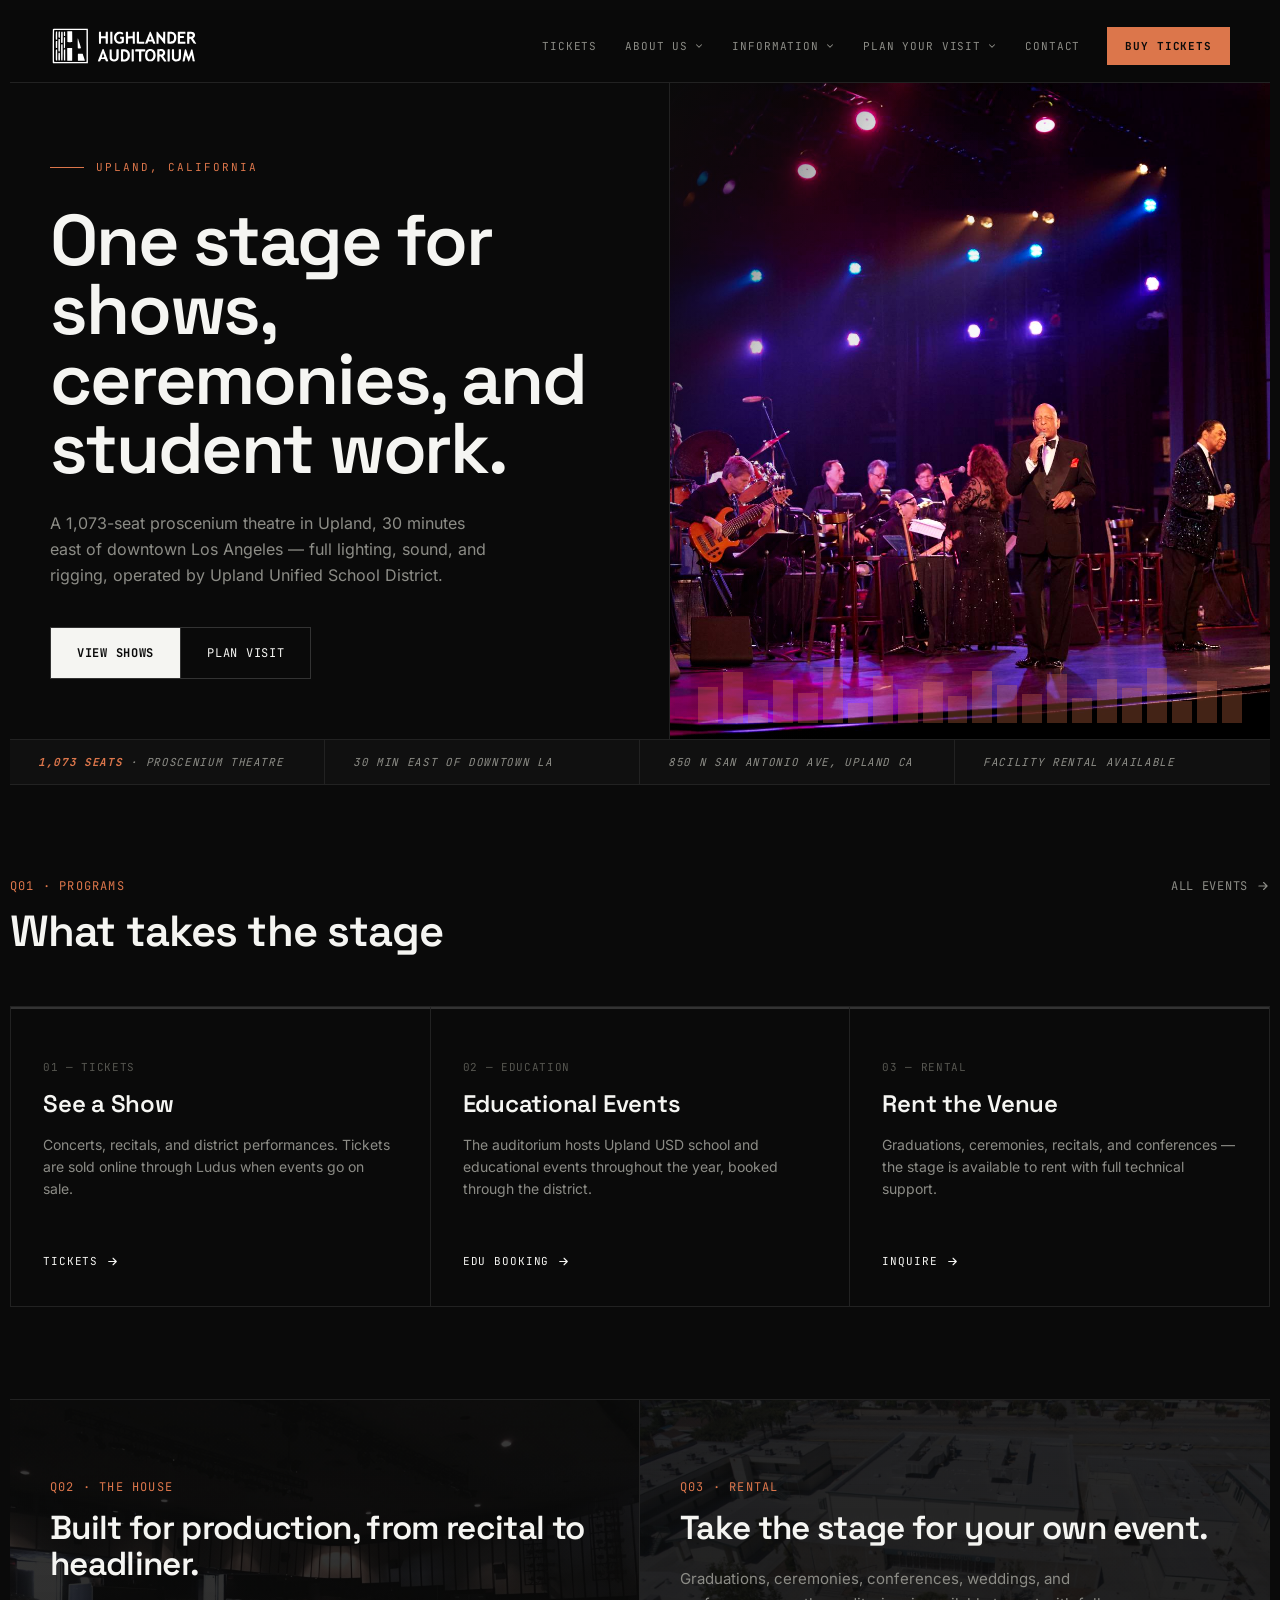
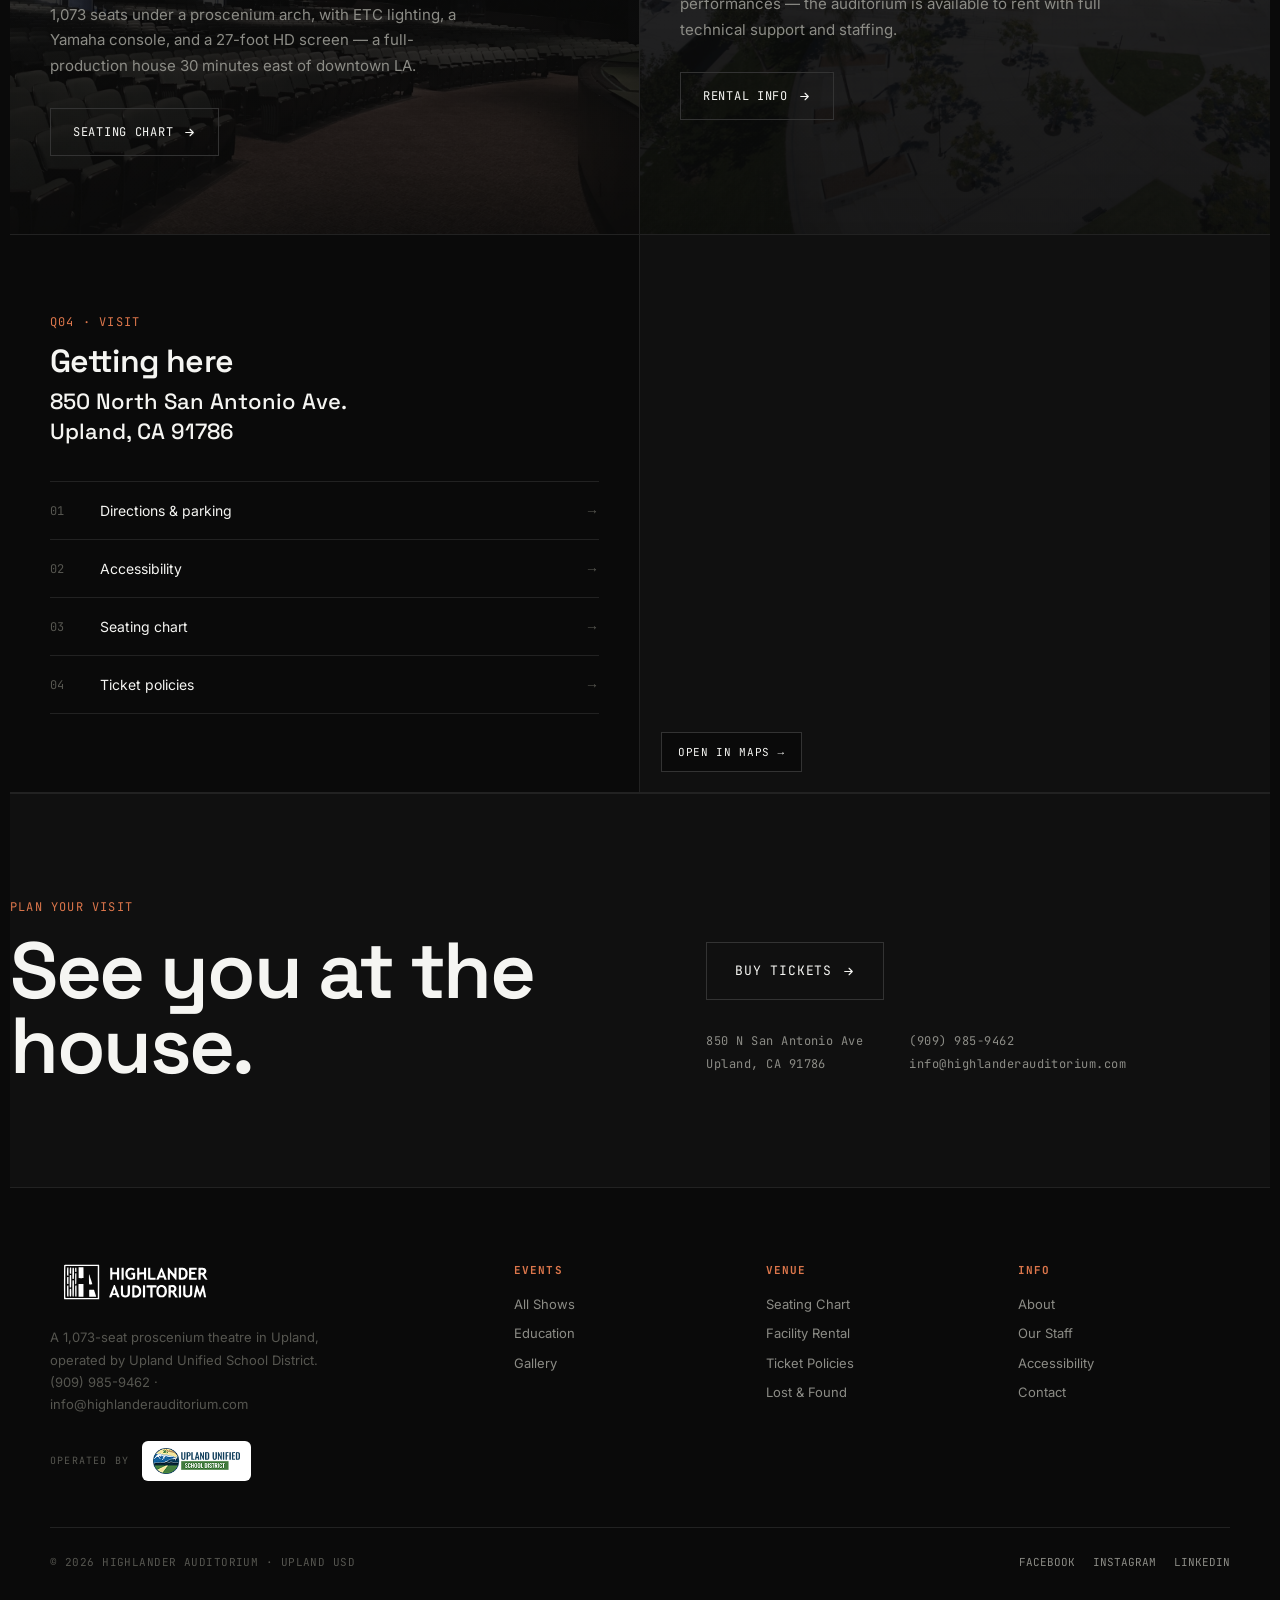
<file: index.html>
<!DOCTYPE html>
<html lang="en">
<head>
<meta charset="UTF-8">
<meta name="viewport" content="width=device-width, initial-scale=1.0">
<title>Highlander Auditorium — Upland, CA</title>
<link rel="icon" type="image/jpeg" href="/assets/img/favicon.jpg" sizes="any">
<link rel="apple-touch-icon" href="/assets/img/apple-touch-icon.jpg">
<meta name="description" content="Highlander Auditorium — a 1,073-seat proscenium theatre in Upland, CA, 30 minutes east of downtown Los Angeles. Ticketed shows, educational events, and facility rentals, operated by Upland Unified School District.">
<meta name="theme-color" content="#0A0A0A">
<link rel="canonical" href="https://www.highlanderauditorium.com/">
<meta property="og:type" content="website">
<meta property="og:site_name" content="Highlander Auditorium">
<meta property="og:title" content="Highlander Auditorium — Upland, CA">
<meta property="og:description" content="A 1,073-seat proscenium theatre in Upland, CA — ticketed shows, educational events, and facility rentals, operated by Upland Unified School District.">
<meta property="og:url" content="https://www.highlanderauditorium.com/">
<meta property="og:image" content="https://www.highlanderauditorium.com/assets/img/hero.jpg">
<meta name="twitter:card" content="summary_large_image">
<link rel="preload" href="/assets/fonts/spacegrotesk.woff2" as="font" type="font/woff2" crossorigin>
<link rel="preload" href="/assets/fonts/inter.woff2" as="font" type="font/woff2" crossorigin>
<link rel="stylesheet" href="/assets/css/site.css">
</head>
<body>
<a class="skip" href="#main">Skip to content</a>

<header><div class="wrap hd">
  <a class="logo" href="/" aria-label="Highlander Auditorium home"><svg class="logo-svg" width="173" height="46" viewBox="0 0 173 46" role="img" aria-label="Highlander Auditorium"><use href="/assets/ha-logo.svg#ha-logo"/></svg></a>
  <nav>
    <a href="/tickets/">Tickets</a>
    <div class="nav-group">
      <button class="nav-top" aria-expanded="false" aria-controls="menu-about">About Us <svg class="chev" width="10" height="10" viewBox="0 0 24 24" fill="none" stroke="currentColor" stroke-width="2.5" stroke-linecap="round" stroke-linejoin="round" aria-hidden="true"><path d="M6 9l6 6 6-6"/></svg></button>
      <ul class="nav-menu" id="menu-about">
        <li><a href="/about/">Our Philosophy</a></li>
        <li><a href="/about/staff/">Our Staff</a></li>
      </ul>
    </div>
    <div class="nav-group">
      <button class="nav-top" aria-expanded="false" aria-controls="menu-info">Information <svg class="chev" width="10" height="10" viewBox="0 0 24 24" fill="none" stroke="currentColor" stroke-width="2.5" stroke-linecap="round" stroke-linejoin="round" aria-hidden="true"><path d="M6 9l6 6 6-6"/></svg></button>
      <ul class="nav-menu" id="menu-info">
        <li><a href="/seating-chart/">Seating Chart</a></li>
        <li><a href="/lost/">Lost &amp; Found</a></li>
        <li><a href="/gallery/">Gallery</a></li>
        <li><a href="/edu/">Edu Events</a></li>
        <li><a href="/ticket-policies/">Ticket Policies</a></li>
      </ul>
    </div>
    <div class="nav-group">
      <button class="nav-top" aria-expanded="false" aria-controls="menu-visit">Plan Your Visit <svg class="chev" width="10" height="10" viewBox="0 0 24 24" fill="none" stroke="currentColor" stroke-width="2.5" stroke-linecap="round" stroke-linejoin="round" aria-hidden="true"><path d="M6 9l6 6 6-6"/></svg></button>
      <ul class="nav-menu" id="menu-visit">
        <li><a href="/visit/">Directions &amp; Parking</a></li>
        <li><a href="/visit/accessibility/">Accessibility</a></li>
        <li><a href="/visit/#wx">Current Weather</a></li>
      </ul>
    </div>
    <a href="/contact/">Contact</a>
    <a class="buy" href="/tickets/">Buy Tickets</a>
  </nav>
  <button class="burger" aria-label="Menu">MENU</button>
</div></header>

<section class="hero" id="main"><div class="hero-grid">
  <div class="hero-left">
    <div class="cue">Upland, California</div>
    <h1>One stage for shows, ceremonies, and student work.</h1>
    <p>A 1,073-seat proscenium theatre in Upland, 30 minutes east of downtown Los Angeles — full lighting, sound, and rigging, operated by Upland Unified School District.</p>
    <div class="hero-cta">
      <a class="p" href="/tickets/">View Shows</a>
      <a class="s" href="/visit/">Plan Visit</a>
    </div>
  </div>
  <div class="hero-right">
    <!-- Self-hosted from live WP slider (S8A9965Capture_One_v8-3.jpg, 1920x1280) -->
    <img src="/assets/img/hero.jpg" width="1920" height="1280" alt="A vocalist and full band performing under stage lights on the Highlander Auditorium stage" fetchpriority="high">
    <div class="channels" id="ch" aria-hidden="true"></div>
  </div>
</div></section>

<div class="run">
  <i><b>1,073 seats</b> · Proscenium theatre</i>
  <i>30 min east of downtown LA</i>
  <i>850 N San Antonio Ave, Upland CA</i>
  <i>Facility rental available</i>
</div>

<section class="sec" id="programs"><div class="wrap sec-inner">
  <div class="sec-head">
    <div><div class="qnum">Q01 · PROGRAMS</div><h2 class="sec-title">What takes the stage</h2></div>
    <a class="sec-link" href="/tickets/">All events <svg width="14" height="14" viewBox="0 0 24 24" fill="none" stroke="currentColor" stroke-width="2" stroke-linecap="round" stroke-linejoin="round"><path d="M5 12h14M13 6l6 6-6 6"/></svg></a>
  </div>
  <div class="progs">
    <a class="prog" href="/tickets/">
      <div class="swatch">01 — TICKETS</div>
      <h3>See a Show</h3>
      <p>Concerts, recitals, and district performances. Tickets are sold online through Ludus when events go on sale.</p>
      <span class="go">Tickets <svg width="13" height="13" viewBox="0 0 24 24" fill="none" stroke="currentColor" stroke-width="2" stroke-linecap="round" stroke-linejoin="round"><path d="M5 12h14M13 6l6 6-6 6"/></svg></span>
    </a>
    <a class="prog" href="/edu/">
      <div class="swatch">02 — EDUCATION</div>
      <h3>Educational Events</h3>
      <p>The auditorium hosts Upland USD school and educational events throughout the year, booked through the district.</p>
      <span class="go">EDU booking <svg width="13" height="13" viewBox="0 0 24 24" fill="none" stroke="currentColor" stroke-width="2" stroke-linecap="round" stroke-linejoin="round"><path d="M5 12h14M13 6l6 6-6 6"/></svg></span>
    </a>
    <a class="prog" href="/rentals/">
      <div class="swatch">03 — RENTAL</div>
      <h3>Rent the Venue</h3>
      <p>Graduations, ceremonies, recitals, and conferences — the stage is available to rent with full technical support.</p>
      <span class="go">Inquire <svg width="13" height="13" viewBox="0 0 24 24" fill="none" stroke="currentColor" stroke-width="2" stroke-linecap="round" stroke-linejoin="round"><path d="M5 12h14M13 6l6 6-6 6"/></svg></span>
    </a>
  </div>
</div></section>

<section class="sec"><div class="split">
  <div class="a" id="house">
    <div class="qnum">Q02 · THE HOUSE</div>
    <h2>Built for production, from recital to headliner.</h2>
    <p>1,073 seats under a proscenium arch, with ETC lighting, a Yamaha console, and a 27-foot HD screen — a full-production house 30 minutes east of downtown LA.</p>
    <a class="btn" href="/seating-chart/">Seating chart <svg width="13" height="13" viewBox="0 0 24 24" fill="none" stroke="currentColor" stroke-width="2" stroke-linecap="round" stroke-linejoin="round"><path d="M5 12h14M13 6l6 6-6 6"/></svg></a>
  </div>
  <div class="b" id="rental">
    <div class="qnum">Q03 · RENTAL</div>
    <h2>Take the stage for your own event.</h2>
    <p>Graduations, ceremonies, conferences, weddings, and performances — the auditorium is available to rent with full technical support and staffing.</p>
    <a class="btn" href="/rentals/">Rental info <svg width="13" height="13" viewBox="0 0 24 24" fill="none" stroke="currentColor" stroke-width="2" stroke-linecap="round" stroke-linejoin="round"><path d="M5 12h14M13 6l6 6-6 6"/></svg></a>
  </div>
</div></section>

<section class="sec" id="visit"><div class="visit">
  <div class="visit-info">
    <div class="qnum">Q04 · VISIT</div>
    <h2 class="sec-title" style="font-size:32px">Getting here</h2>
    <div class="addr">850 North San Antonio Ave.<br>Upland, CA 91786</div>
    <a class="vrow" href="/visit/"><span class="n">01</span> Directions &amp; parking <span class="arr">→</span></a>
    <a class="vrow" href="/visit/accessibility/"><span class="n">02</span> Accessibility <span class="arr">→</span></a>
    <a class="vrow" href="/seating-chart/"><span class="n">03</span> Seating chart <span class="arr">→</span></a>
    <a class="vrow" href="/ticket-policies/"><span class="n">04</span> Ticket policies <span class="arr">→</span></a>
  </div>
  <div class="visit-map">
    <iframe src="https://maps.google.com/maps?q=Highlander%20Auditorium%2C%20850%20N%20San%20Antonio%20Ave.%20Upland%2C%20CA%2091786&t=m&z=15&output=embed" allowfullscreen loading="lazy" referrerpolicy="no-referrer-when-downgrade" title="Map to Highlander Auditorium, 850 N San Antonio Ave, Upland CA"></iframe>
    <a class="pin" href="https://www.google.com/maps/dir/?api=1&destination=Highlander+Auditorium%2C+850+N+San+Antonio+Ave%2C+Upland+CA+91786" target="_blank" rel="noopener">Open in Maps →</a>
  </div>
</div></section>

<footer>
  <div class="foot-cta"><div class="wrap fcta-in">
    <div class="fcta-lead">
      <div class="qnum">PLAN YOUR VISIT</div>
      <h2>See you at the house.</h2>
    </div>
    <div class="fcta-side">
      <a class="btn" href="/tickets/">Buy Tickets <svg width="13" height="13" viewBox="0 0 24 24" fill="none" stroke="currentColor" stroke-width="2" stroke-linecap="round" stroke-linejoin="round"><path d="M5 12h14M13 6l6 6-6 6"/></svg></a>
      <div class="fcta-meta mono">
        <div>850 N San Antonio Ave<br>Upland, CA 91786</div>
        <div><a href="tel:+19099859462">(909) 985-9462</a><br><a href="mailto:info@highlanderauditorium.com">info@highlanderauditorium.com</a></div>
      </div>
    </div>
  </div></div>
  <div class="wrap">
  <div class="ft">
    <div class="fb"><svg class="logo-svg" width="173" height="46" viewBox="0 0 173 46" role="img" aria-label="Highlander Auditorium"><use href="/assets/ha-logo.svg#ha-logo"/></svg><p>A 1,073-seat proscenium theatre in Upland, operated by Upland Unified School District.<br><a href="tel:+19099859462">(909) 985-9462</a> &middot; <a href="mailto:info@highlanderauditorium.com">info@highlanderauditorium.com</a></p>
      <a class="uusd" href="https://www.upland.k12.ca.us/" target="_blank" rel="noopener"><span class="uusd-lbl">Operated by</span><img src="/assets/img/UUSD_Logo_Horizontal-150px.png" width="150" height="45" alt="Upland Unified School District" loading="lazy"></a></div>
    <div class="fc"><h4>Events</h4>
      <a href="/tickets/">All Shows</a>
      <a href="/edu/">Education</a>
      <a href="/gallery/">Gallery</a></div>
    <div class="fc"><h4>Venue</h4>
      <a href="/seating-chart/">Seating Chart</a>
      <a href="/rentals/">Facility Rental</a>
      <a href="/ticket-policies/">Ticket Policies</a>
      <a href="/lost/">Lost &amp; Found</a></div>
    <div class="fc"><h4>Info</h4>
      <a href="/about/">About</a>
      <a href="/about/staff/">Our Staff</a>
      <a href="/visit/accessibility/">Accessibility</a>
      <a href="/contact/">Contact</a></div>
  </div>
  <div class="fbot">
    <div class="c">&copy; 2026 HIGHLANDER AUDITORIUM &middot; UPLAND USD</div>
    <div class="fs">
      <a href="https://facebook.com/highlander.auditorium">Facebook</a>
      <a href="https://www.instagram.com/highlander.auditorium">Instagram</a>
      <a href="https://www.linkedin.com/company/highlander-auditorium">LinkedIn</a>
    </div>
  </div>
</div></footer>

<script src="/assets/js/site.js" defer></script>
</body>
</html>
</file>
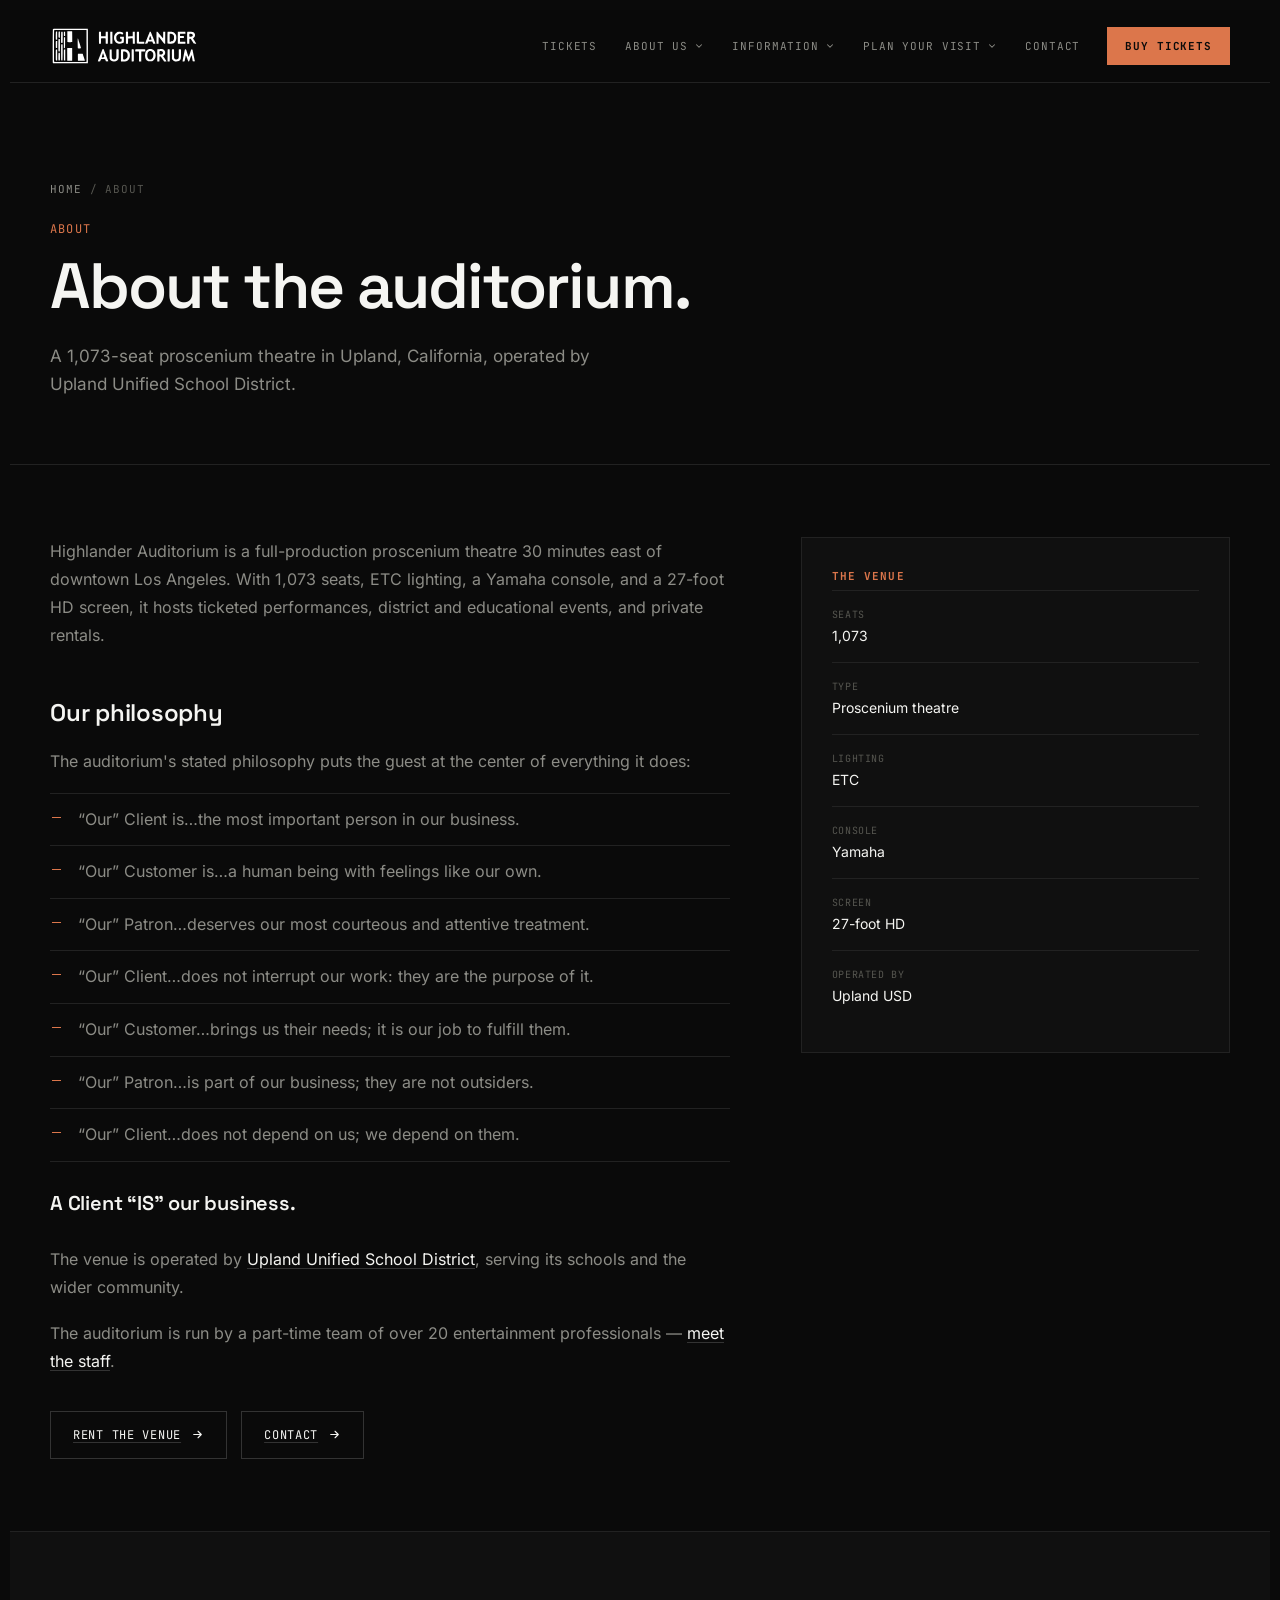
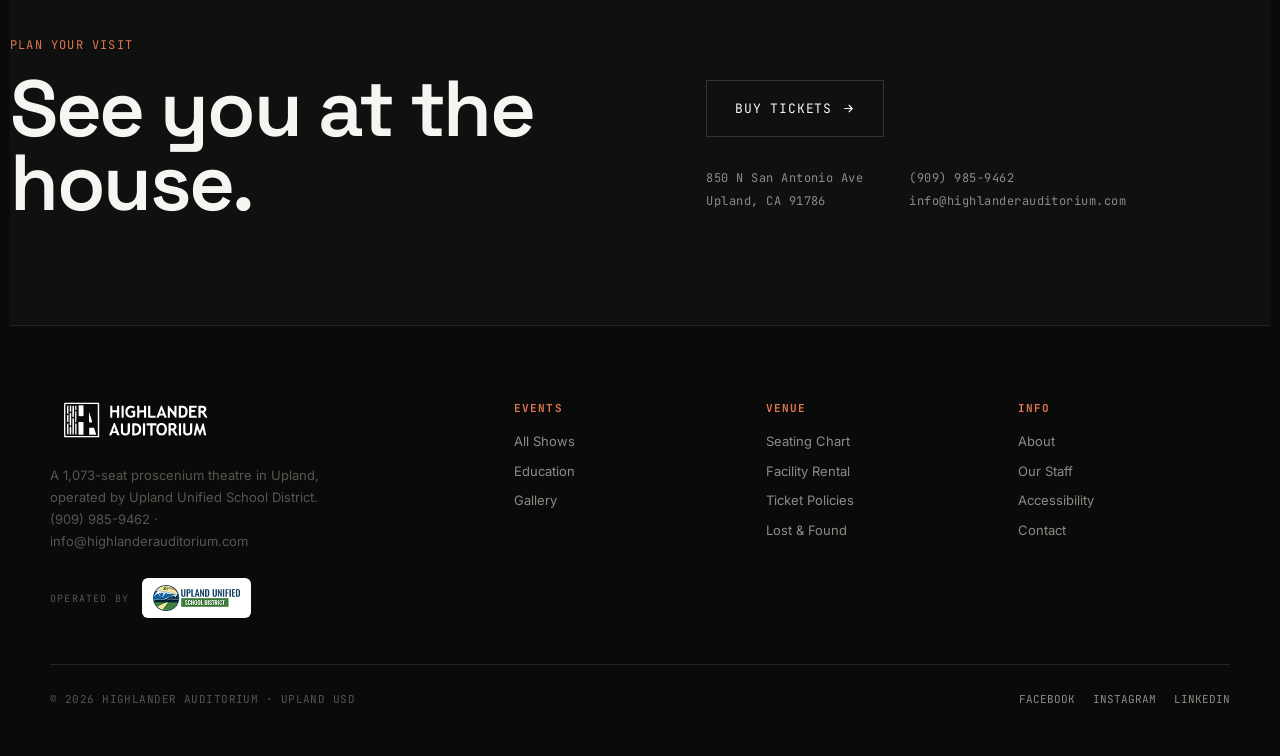
<file: about/index.html>
<!DOCTYPE html>
<html lang="en">
<head>
<meta charset="UTF-8">
<meta name="viewport" content="width=device-width, initial-scale=1.0">
<title>About — Highlander Auditorium</title>
<link rel="icon" type="image/jpeg" href="/assets/img/favicon.jpg" sizes="any">
<link rel="apple-touch-icon" href="/assets/img/apple-touch-icon.jpg">
<meta name="description" content="A 1,073-seat proscenium theatre in Upland, California, operated by Upland Unified School District — ticketed shows, educational events, and rentals.">
<meta name="theme-color" content="#0A0A0A">
<link rel="canonical" href="https://www.highlanderauditorium.com/about/philosophy/">
<meta property="og:type" content="website">
<meta property="og:site_name" content="Highlander Auditorium">
<meta property="og:title" content="About — Highlander Auditorium">
<meta property="og:description" content="A 1,073-seat proscenium theatre in Upland, California, operated by Upland Unified School District — ticketed shows, educational events, and rentals.">
<meta property="og:image" content="https://www.highlanderauditorium.com/assets/img/hero.jpg">
<link rel="preload" href="/assets/fonts/spacegrotesk.woff2" as="font" type="font/woff2" crossorigin>
<link rel="preload" href="/assets/fonts/inter.woff2" as="font" type="font/woff2" crossorigin>
<link rel="stylesheet" href="/assets/css/site.css">
</head>
<body>
<a class="skip" href="#main">Skip to content</a>
<header><div class="wrap hd">
  <a class="logo" href="/" aria-label="Highlander Auditorium home"><svg class="logo-svg" width="173" height="46" viewBox="0 0 173 46" role="img" aria-label="Highlander Auditorium"><use href="/assets/ha-logo.svg#ha-logo"/></svg></a>
  <nav>
    <a href="/tickets/">Tickets</a>
    <div class="nav-group">
      <button class="nav-top" aria-expanded="false" aria-controls="menu-about">About Us <svg class="chev" width="10" height="10" viewBox="0 0 24 24" fill="none" stroke="currentColor" stroke-width="2.5" stroke-linecap="round" stroke-linejoin="round" aria-hidden="true"><path d="M6 9l6 6 6-6"/></svg></button>
      <ul class="nav-menu" id="menu-about">
        <li><a href="/about/">Our Philosophy</a></li>
        <li><a href="/about/staff/">Our Staff</a></li>
      </ul>
    </div>
    <div class="nav-group">
      <button class="nav-top" aria-expanded="false" aria-controls="menu-info">Information <svg class="chev" width="10" height="10" viewBox="0 0 24 24" fill="none" stroke="currentColor" stroke-width="2.5" stroke-linecap="round" stroke-linejoin="round" aria-hidden="true"><path d="M6 9l6 6 6-6"/></svg></button>
      <ul class="nav-menu" id="menu-info">
        <li><a href="/seating-chart/">Seating Chart</a></li>
        <li><a href="/lost/">Lost &amp; Found</a></li>
        <li><a href="/gallery/">Gallery</a></li>
        <li><a href="/edu/">Edu Events</a></li>
        <li><a href="/ticket-policies/">Ticket Policies</a></li>
      </ul>
    </div>
    <div class="nav-group">
      <button class="nav-top" aria-expanded="false" aria-controls="menu-visit">Plan Your Visit <svg class="chev" width="10" height="10" viewBox="0 0 24 24" fill="none" stroke="currentColor" stroke-width="2.5" stroke-linecap="round" stroke-linejoin="round" aria-hidden="true"><path d="M6 9l6 6 6-6"/></svg></button>
      <ul class="nav-menu" id="menu-visit">
        <li><a href="/visit/">Directions &amp; Parking</a></li>
        <li><a href="/visit/accessibility/">Accessibility</a></li>
        <li><a href="/visit/#wx">Current Weather</a></li>
      </ul>
    </div>
    <a href="/contact/">Contact</a>
    <a class="buy" href="/tickets/">Buy Tickets</a>
  </nav>
  <button class="burger" aria-label="Menu">MENU</button>
</div></header>
<main id="main">
<section class="page-hero"><div class="wrap">
    <div class="crumb"><a href="/">Home</a> / About</div>
    <div class="qnum">ABOUT</div>
    <h1>About the auditorium.</h1>
    <p class="lede">A 1,073-seat proscenium theatre in Upland, California, operated by Upland Unified School District.</p>
  </div></section>
  <section class="page-body"><div class="wrap"><div class="grid2">
    <div class="prose">
      <p>Highlander Auditorium is a full-production proscenium theatre 30 minutes east of downtown Los Angeles. With 1,073 seats, ETC lighting, a Yamaha console, and a 27-foot HD screen, it hosts ticketed performances, district and educational events, and private rentals.</p>
      <h2>Our philosophy</h2>
      <p>The auditorium's stated philosophy puts the guest at the center of everything it does:</p>
      <ul>
        <li>&ldquo;Our&rdquo; Client is&hellip;the most important person in our business.</li>
        <li>&ldquo;Our&rdquo; Customer is&hellip;a human being with feelings like our own.</li>
        <li>&ldquo;Our&rdquo; Patron&hellip;deserves our most courteous and attentive treatment.</li>
        <li>&ldquo;Our&rdquo; Client&hellip;does not interrupt our work: they are the purpose of it.</li>
        <li>&ldquo;Our&rdquo; Customer&hellip;brings us their needs; it is our job to fulfill them.</li>
        <li>&ldquo;Our&rdquo; Patron&hellip;is part of our business; they are not outsiders.</li>
        <li>&ldquo;Our&rdquo; Client&hellip;does not depend on us; we depend on them.</li>
      </ul>
      <p class="pquote">A Client &ldquo;IS&rdquo; our business.</p>
      <p>The venue is operated by <a href="https://www.upland.k12.ca.us/" target="_blank" rel="noopener">Upland Unified School District</a>, serving its schools and the wider community.</p>
      <p>The auditorium is run by a part-time team of over 20 entertainment professionals — <a href="/about/staff/">meet the staff</a>.</p>
      <div class="pcta">
        <a class="btn" href="/rentals/">Rent the venue <svg width="13" height="13" viewBox="0 0 24 24" fill="none" stroke="currentColor" stroke-width="2" stroke-linecap="round" stroke-linejoin="round"><path d="M5 12h14M13 6l6 6-6 6"/></svg></a>
        <a class="btn" href="/contact/">Contact <svg width="13" height="13" viewBox="0 0 24 24" fill="none" stroke="currentColor" stroke-width="2" stroke-linecap="round" stroke-linejoin="round"><path d="M5 12h14M13 6l6 6-6 6"/></svg></a>
      </div>
    </div>
    <aside class="aside">
      <h3>The venue</h3>
      <div class="row"><span>Seats</span>1,073</div>
      <div class="row"><span>Type</span>Proscenium theatre</div>
      <div class="row"><span>Lighting</span>ETC</div>
      <div class="row"><span>Console</span>Yamaha</div>
      <div class="row"><span>Screen</span>27-foot HD</div>
      <div class="row"><span>Operated by</span><a href="https://www.upland.k12.ca.us/" target="_blank" rel="noopener">Upland USD</a></div>
    </aside>
  </div></div></section>
</main>
<footer>
  <div class="foot-cta"><div class="wrap fcta-in">
    <div class="fcta-lead">
      <div class="qnum">PLAN YOUR VISIT</div>
      <h2>See you at the house.</h2>
    </div>
    <div class="fcta-side">
      <a class="btn" href="/tickets/">Buy Tickets <svg width="13" height="13" viewBox="0 0 24 24" fill="none" stroke="currentColor" stroke-width="2" stroke-linecap="round" stroke-linejoin="round"><path d="M5 12h14M13 6l6 6-6 6"/></svg></a>
      <div class="fcta-meta mono">
        <div>850 N San Antonio Ave<br>Upland, CA 91786</div>
        <div><a href="tel:+19099859462">(909) 985-9462</a><br><a href="mailto:info@highlanderauditorium.com">info@highlanderauditorium.com</a></div>
      </div>
    </div>
  </div></div>
  <div class="wrap">
  <div class="ft">
    <div class="fb"><svg class="logo-svg" width="173" height="46" viewBox="0 0 173 46" role="img" aria-label="Highlander Auditorium"><use href="/assets/ha-logo.svg#ha-logo"/></svg><p>A 1,073-seat proscenium theatre in Upland, operated by Upland Unified School District.<br><a href="tel:+19099859462">(909) 985-9462</a> &middot; <a href="mailto:info@highlanderauditorium.com">info@highlanderauditorium.com</a></p>
      <a class="uusd" href="https://www.upland.k12.ca.us/" target="_blank" rel="noopener"><span class="uusd-lbl">Operated by</span><img src="/assets/img/UUSD_Logo_Horizontal-150px.png" width="150" height="45" alt="Upland Unified School District" loading="lazy"></a></div>
    <div class="fc"><h4>Events</h4>
      <a href="/tickets/">All Shows</a>
      <a href="/edu/">Education</a>
      <a href="/gallery/">Gallery</a></div>
    <div class="fc"><h4>Venue</h4>
      <a href="/seating-chart/">Seating Chart</a>
      <a href="/rentals/">Facility Rental</a>
      <a href="/ticket-policies/">Ticket Policies</a>
      <a href="/lost/">Lost &amp; Found</a></div>
    <div class="fc"><h4>Info</h4>
      <a href="/about/">About</a>
      <a href="/about/staff/">Our Staff</a>
      <a href="/visit/accessibility/">Accessibility</a>
      <a href="/contact/">Contact</a></div>
  </div>
  <div class="fbot">
    <div class="c">&copy; 2026 HIGHLANDER AUDITORIUM &middot; UPLAND USD</div>
    <div class="fs">
      <a href="https://facebook.com/highlander.auditorium">Facebook</a>
      <a href="https://www.instagram.com/highlander.auditorium">Instagram</a>
      <a href="https://www.linkedin.com/company/highlander-auditorium">LinkedIn</a>
    </div>
  </div>
</div></footer>
<script src="/assets/js/site.js" defer></script>
</body>
</html>
</file>
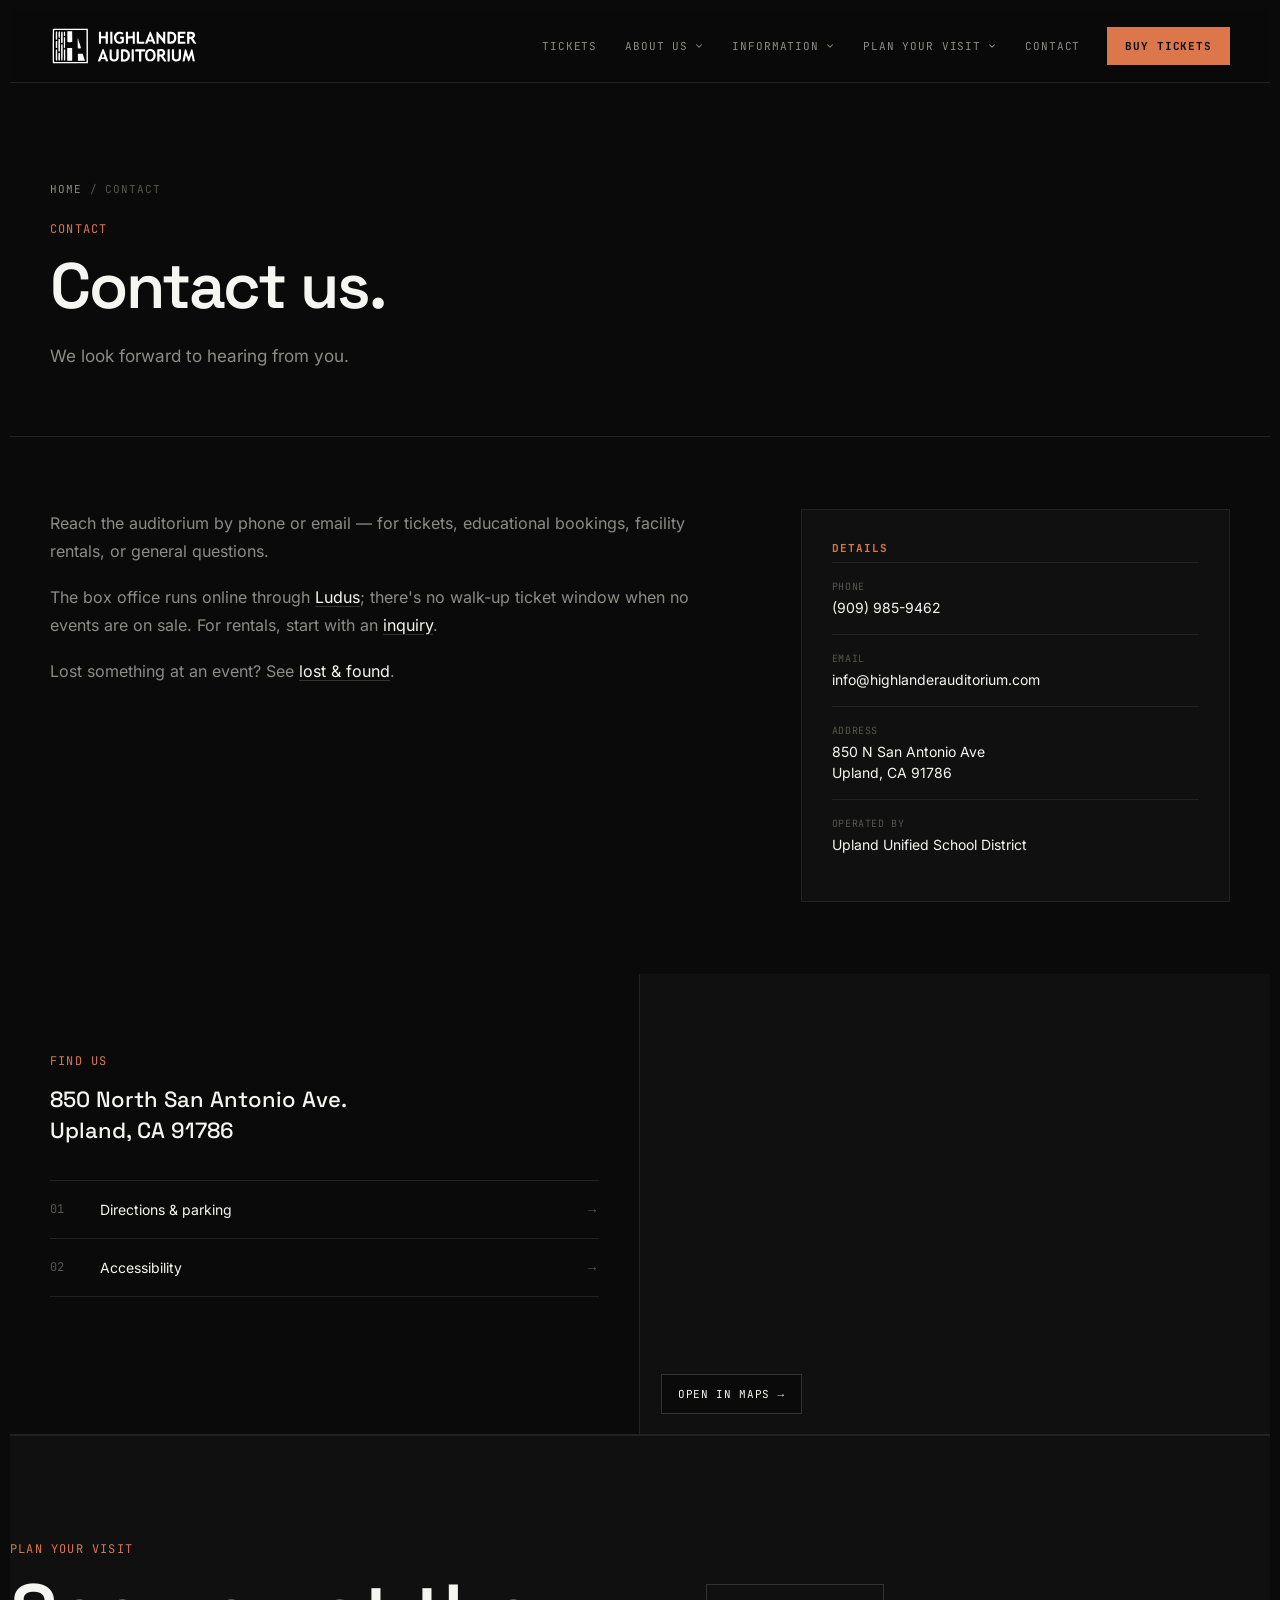
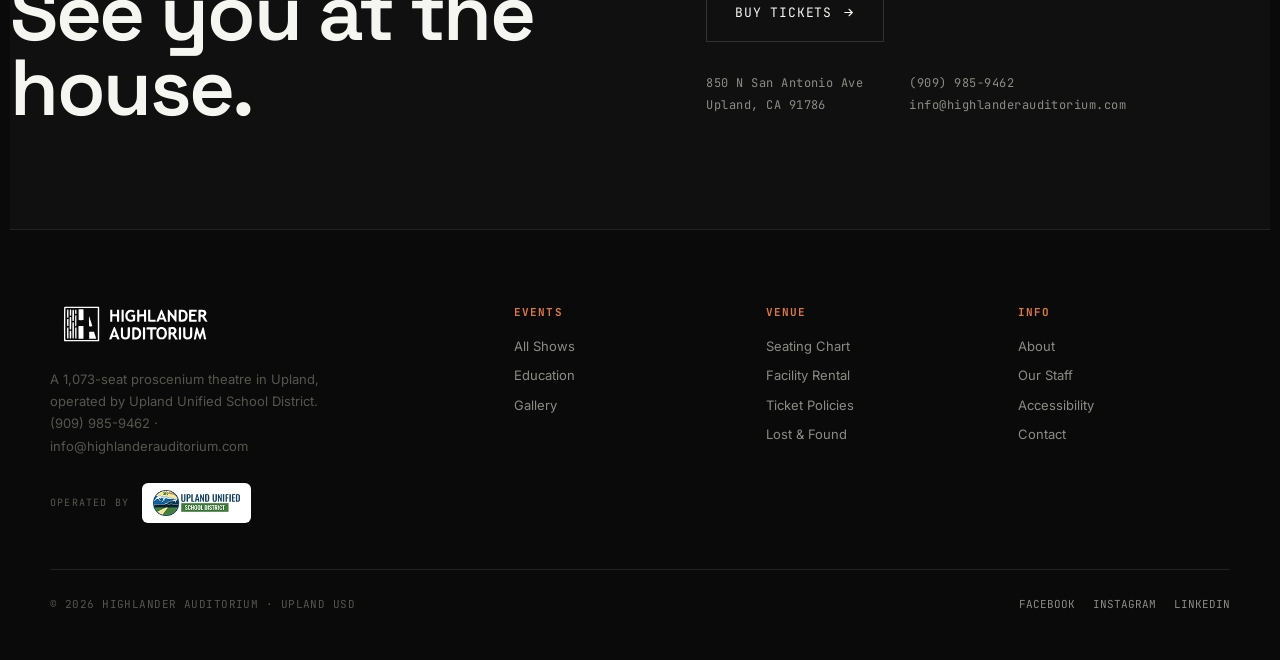
<file: contact/index.html>
<!DOCTYPE html>
<html lang="en">
<head>
<meta charset="UTF-8">
<meta name="viewport" content="width=device-width, initial-scale=1.0">
<title>Contact — Highlander Auditorium</title>
<link rel="icon" type="image/jpeg" href="/assets/img/favicon.jpg" sizes="any">
<link rel="apple-touch-icon" href="/assets/img/apple-touch-icon.jpg">
<meta name="description" content="Reach Highlander Auditorium by phone at (909) 985-9462 or email info@highlanderauditorium.com. 850 N San Antonio Ave, Upland, CA 91786.">
<meta name="theme-color" content="#0A0A0A">
<link rel="canonical" href="https://www.highlanderauditorium.com/contact/">
<meta property="og:type" content="website">
<meta property="og:site_name" content="Highlander Auditorium">
<meta property="og:title" content="Contact — Highlander Auditorium">
<meta property="og:description" content="Reach Highlander Auditorium by phone at (909) 985-9462 or email info@highlanderauditorium.com. 850 N San Antonio Ave, Upland, CA 91786.">
<meta property="og:image" content="https://www.highlanderauditorium.com/assets/img/hero.jpg">
<link rel="preload" href="/assets/fonts/spacegrotesk.woff2" as="font" type="font/woff2" crossorigin>
<link rel="preload" href="/assets/fonts/inter.woff2" as="font" type="font/woff2" crossorigin>
<link rel="stylesheet" href="/assets/css/site.css">
</head>
<body>
<a class="skip" href="#main">Skip to content</a>
<header><div class="wrap hd">
  <a class="logo" href="/" aria-label="Highlander Auditorium home"><svg class="logo-svg" width="173" height="46" viewBox="0 0 173 46" role="img" aria-label="Highlander Auditorium"><use href="/assets/ha-logo.svg#ha-logo"/></svg></a>
  <nav>
    <a href="/tickets/">Tickets</a>
    <div class="nav-group">
      <button class="nav-top" aria-expanded="false" aria-controls="menu-about">About Us <svg class="chev" width="10" height="10" viewBox="0 0 24 24" fill="none" stroke="currentColor" stroke-width="2.5" stroke-linecap="round" stroke-linejoin="round" aria-hidden="true"><path d="M6 9l6 6 6-6"/></svg></button>
      <ul class="nav-menu" id="menu-about">
        <li><a href="/about/">Our Philosophy</a></li>
        <li><a href="/about/staff/">Our Staff</a></li>
      </ul>
    </div>
    <div class="nav-group">
      <button class="nav-top" aria-expanded="false" aria-controls="menu-info">Information <svg class="chev" width="10" height="10" viewBox="0 0 24 24" fill="none" stroke="currentColor" stroke-width="2.5" stroke-linecap="round" stroke-linejoin="round" aria-hidden="true"><path d="M6 9l6 6 6-6"/></svg></button>
      <ul class="nav-menu" id="menu-info">
        <li><a href="/seating-chart/">Seating Chart</a></li>
        <li><a href="/lost/">Lost &amp; Found</a></li>
        <li><a href="/gallery/">Gallery</a></li>
        <li><a href="/edu/">Edu Events</a></li>
        <li><a href="/ticket-policies/">Ticket Policies</a></li>
      </ul>
    </div>
    <div class="nav-group">
      <button class="nav-top" aria-expanded="false" aria-controls="menu-visit">Plan Your Visit <svg class="chev" width="10" height="10" viewBox="0 0 24 24" fill="none" stroke="currentColor" stroke-width="2.5" stroke-linecap="round" stroke-linejoin="round" aria-hidden="true"><path d="M6 9l6 6 6-6"/></svg></button>
      <ul class="nav-menu" id="menu-visit">
        <li><a href="/visit/">Directions &amp; Parking</a></li>
        <li><a href="/visit/accessibility/">Accessibility</a></li>
        <li><a href="/visit/#wx">Current Weather</a></li>
      </ul>
    </div>
    <a href="/contact/">Contact</a>
    <a class="buy" href="/tickets/">Buy Tickets</a>
  </nav>
  <button class="burger" aria-label="Menu">MENU</button>
</div></header>
<main id="main">
<section class="page-hero"><div class="wrap">
    <div class="crumb"><a href="/">Home</a> / Contact</div>
    <div class="qnum">CONTACT</div>
    <h1>Contact us.</h1>
    <p class="lede">We look forward to hearing from you.</p>
  </div></section>
  <section class="page-body"><div class="wrap"><div class="grid2">
    <div class="prose">
      <p>Reach the auditorium by phone or email — for tickets, educational bookings, facility rentals, or general questions.</p>
      <p>The box office runs online through <a href="/tickets/">Ludus</a>; there's no walk-up ticket window when no events are on sale. For rentals, start with an <a href="/rentals/">inquiry</a>.</p>
      <p>Lost something at an event? See <a href="/lost/">lost &amp; found</a>.</p>
    </div>
    <aside class="aside">
      <h3>Details</h3>
      <div class="row"><span>Phone</span><a href="tel:+19099859462">(909) 985-9462</a></div>
      <div class="row"><span>Email</span><a href="mailto:info@highlanderauditorium.com">info@highlanderauditorium.com</a></div>
      <div class="row"><span>Address</span>850 N San Antonio Ave<br>Upland, CA 91786</div>
      <div class="row"><span>Operated by</span><a href="https://www.upland.k12.ca.us/" target="_blank" rel="noopener">Upland Unified School District</a></div>
    </aside>
  </div></div></section>
  <section class="sec"><div class="visit">
    <div class="visit-info">
      <div class="qnum">FIND US</div>
      <div class="addr">850 North San Antonio Ave.<br>Upland, CA 91786</div>
      <a class="vrow" href="/visit/"><span class="n">01</span> Directions &amp; parking <span class="arr">&rarr;</span></a>
      <a class="vrow" href="/visit/accessibility/"><span class="n">02</span> Accessibility <span class="arr">&rarr;</span></a>
    </div>
    <div class="visit-map">
      <iframe src="https://maps.google.com/maps?q=Highlander%20Auditorium%2C%20850%20N%20San%20Antonio%20Ave.%20Upland%2C%20CA%2091786&t=m&z=15&output=embed" allowfullscreen loading="lazy" referrerpolicy="no-referrer-when-downgrade" title="Map to Highlander Auditorium, 850 N San Antonio Ave, Upland CA"></iframe>
      <a class="pin" href="https://www.google.com/maps/dir/?api=1&destination=Highlander+Auditorium%2C+850+N+San+Antonio+Ave%2C+Upland+CA+91786" target="_blank" rel="noopener">Open in Maps &rarr;</a>
    </div>
  </div></section>
</main>
<footer>
  <div class="foot-cta"><div class="wrap fcta-in">
    <div class="fcta-lead">
      <div class="qnum">PLAN YOUR VISIT</div>
      <h2>See you at the house.</h2>
    </div>
    <div class="fcta-side">
      <a class="btn" href="/tickets/">Buy Tickets <svg width="13" height="13" viewBox="0 0 24 24" fill="none" stroke="currentColor" stroke-width="2" stroke-linecap="round" stroke-linejoin="round"><path d="M5 12h14M13 6l6 6-6 6"/></svg></a>
      <div class="fcta-meta mono">
        <div>850 N San Antonio Ave<br>Upland, CA 91786</div>
        <div><a href="tel:+19099859462">(909) 985-9462</a><br><a href="mailto:info@highlanderauditorium.com">info@highlanderauditorium.com</a></div>
      </div>
    </div>
  </div></div>
  <div class="wrap">
  <div class="ft">
    <div class="fb"><svg class="logo-svg" width="173" height="46" viewBox="0 0 173 46" role="img" aria-label="Highlander Auditorium"><use href="/assets/ha-logo.svg#ha-logo"/></svg><p>A 1,073-seat proscenium theatre in Upland, operated by Upland Unified School District.<br><a href="tel:+19099859462">(909) 985-9462</a> &middot; <a href="mailto:info@highlanderauditorium.com">info@highlanderauditorium.com</a></p>
      <a class="uusd" href="https://www.upland.k12.ca.us/" target="_blank" rel="noopener"><span class="uusd-lbl">Operated by</span><img src="/assets/img/UUSD_Logo_Horizontal-150px.png" width="150" height="45" alt="Upland Unified School District" loading="lazy"></a></div>
    <div class="fc"><h4>Events</h4>
      <a href="/tickets/">All Shows</a>
      <a href="/edu/">Education</a>
      <a href="/gallery/">Gallery</a></div>
    <div class="fc"><h4>Venue</h4>
      <a href="/seating-chart/">Seating Chart</a>
      <a href="/rentals/">Facility Rental</a>
      <a href="/ticket-policies/">Ticket Policies</a>
      <a href="/lost/">Lost &amp; Found</a></div>
    <div class="fc"><h4>Info</h4>
      <a href="/about/">About</a>
      <a href="/about/staff/">Our Staff</a>
      <a href="/visit/accessibility/">Accessibility</a>
      <a href="/contact/">Contact</a></div>
  </div>
  <div class="fbot">
    <div class="c">&copy; 2026 HIGHLANDER AUDITORIUM &middot; UPLAND USD</div>
    <div class="fs">
      <a href="https://facebook.com/highlander.auditorium">Facebook</a>
      <a href="https://www.instagram.com/highlander.auditorium">Instagram</a>
      <a href="https://www.linkedin.com/company/highlander-auditorium">LinkedIn</a>
    </div>
  </div>
</div></footer>
<script src="/assets/js/site.js" defer></script>
</body>
</html>
</file>
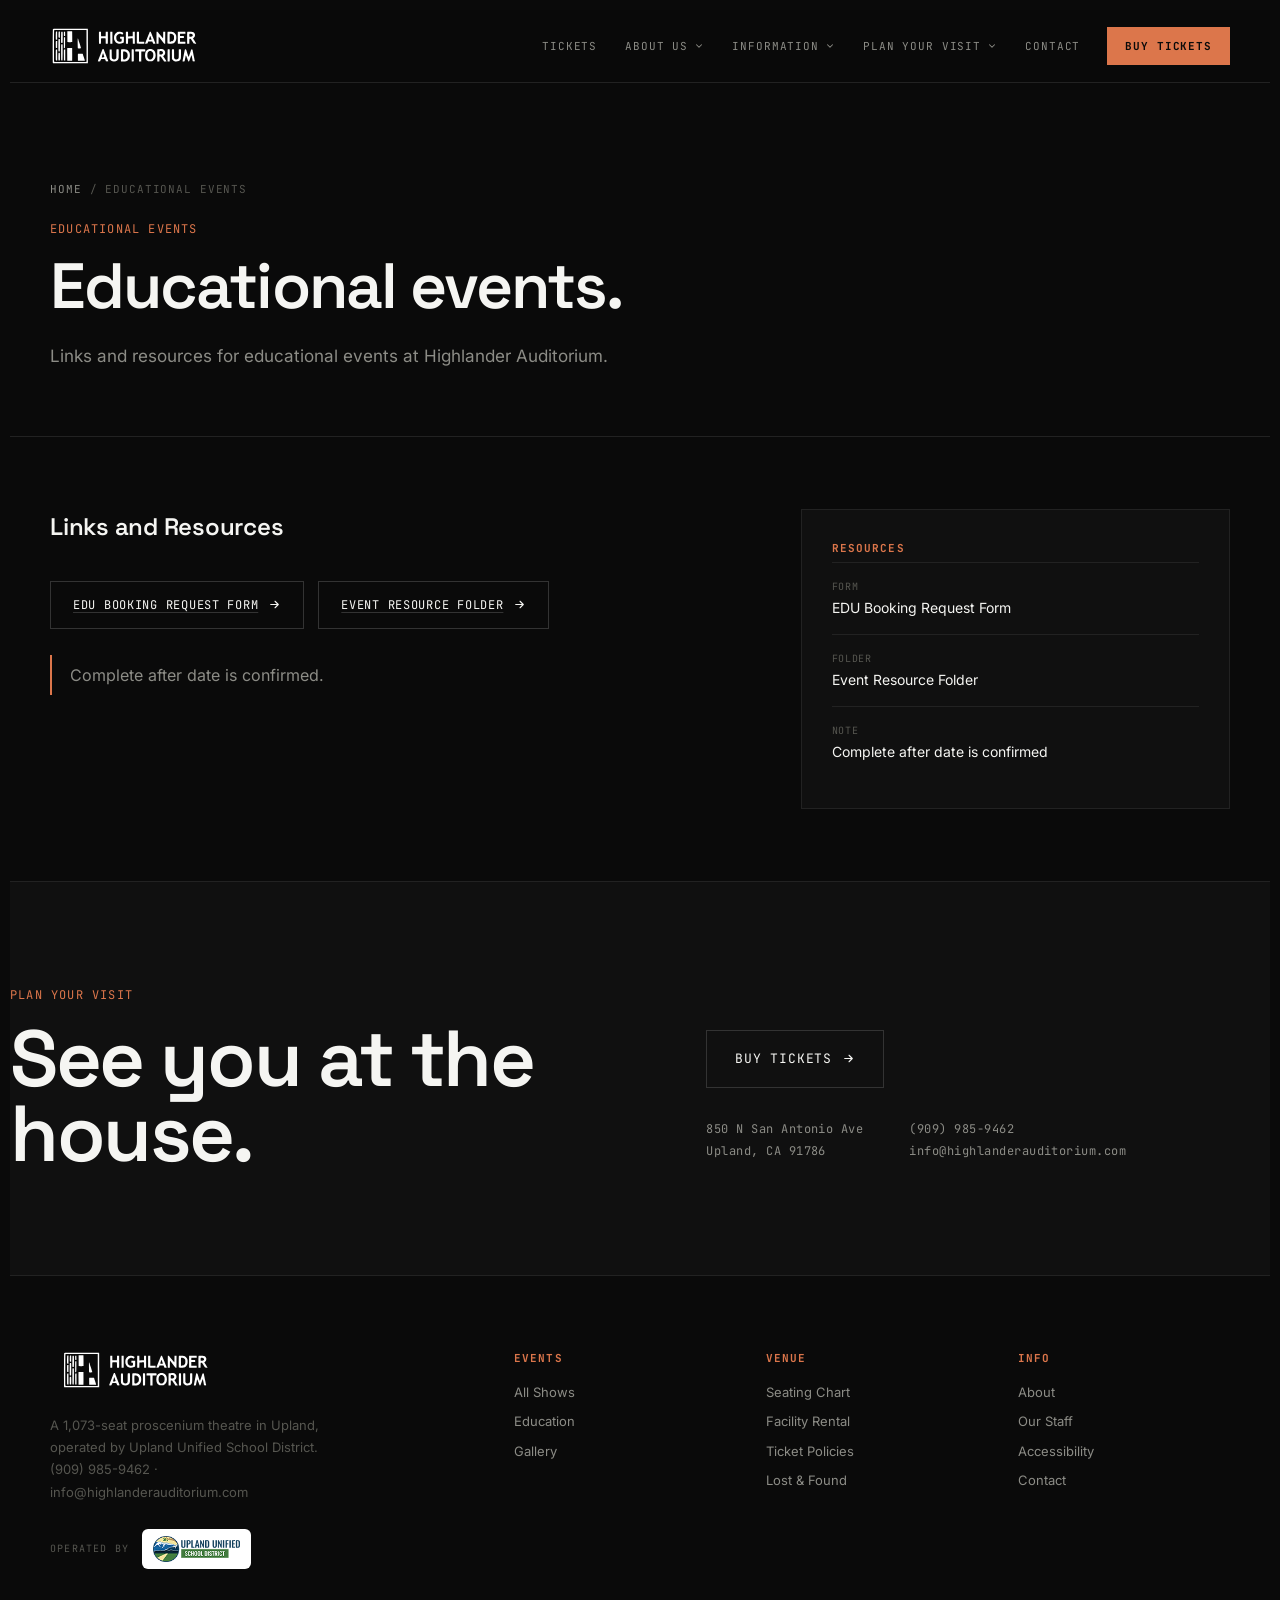
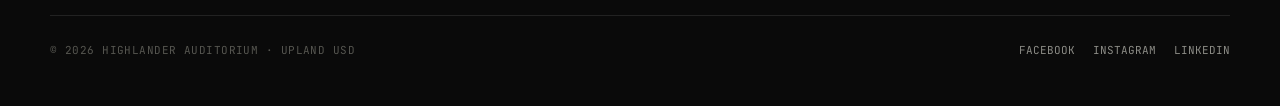
<file: edu/index.html>
<!DOCTYPE html>
<html lang="en">
<head>
<meta charset="UTF-8">
<meta name="viewport" content="width=device-width, initial-scale=1.0">
<title>Educational Events — Highlander Auditorium</title>
<link rel="icon" type="image/jpeg" href="/assets/img/favicon.jpg" sizes="any">
<link rel="apple-touch-icon" href="/assets/img/apple-touch-icon.jpg">
<meta name="description" content="The auditorium hosts Upland Unified School District school and educational events throughout the year, booked through the district.">
<meta name="theme-color" content="#0A0A0A">
<link rel="canonical" href="https://www.highlanderauditorium.com/edu/">
<meta property="og:type" content="website">
<meta property="og:site_name" content="Highlander Auditorium">
<meta property="og:title" content="Educational Events — Highlander Auditorium">
<meta property="og:description" content="The auditorium hosts Upland Unified School District school and educational events throughout the year, booked through the district.">
<meta property="og:image" content="https://www.highlanderauditorium.com/assets/img/hero.jpg">
<link rel="preload" href="/assets/fonts/spacegrotesk.woff2" as="font" type="font/woff2" crossorigin>
<link rel="preload" href="/assets/fonts/inter.woff2" as="font" type="font/woff2" crossorigin>
<link rel="stylesheet" href="/assets/css/site.css">
</head>
<body>
<a class="skip" href="#main">Skip to content</a>
<header><div class="wrap hd">
  <a class="logo" href="/" aria-label="Highlander Auditorium home"><svg class="logo-svg" width="173" height="46" viewBox="0 0 173 46" role="img" aria-label="Highlander Auditorium"><use href="/assets/ha-logo.svg#ha-logo"/></svg></a>
  <nav>
    <a href="/tickets/">Tickets</a>
    <div class="nav-group">
      <button class="nav-top" aria-expanded="false" aria-controls="menu-about">About Us <svg class="chev" width="10" height="10" viewBox="0 0 24 24" fill="none" stroke="currentColor" stroke-width="2.5" stroke-linecap="round" stroke-linejoin="round" aria-hidden="true"><path d="M6 9l6 6 6-6"/></svg></button>
      <ul class="nav-menu" id="menu-about">
        <li><a href="/about/">Our Philosophy</a></li>
        <li><a href="/about/staff/">Our Staff</a></li>
      </ul>
    </div>
    <div class="nav-group">
      <button class="nav-top" aria-expanded="false" aria-controls="menu-info">Information <svg class="chev" width="10" height="10" viewBox="0 0 24 24" fill="none" stroke="currentColor" stroke-width="2.5" stroke-linecap="round" stroke-linejoin="round" aria-hidden="true"><path d="M6 9l6 6 6-6"/></svg></button>
      <ul class="nav-menu" id="menu-info">
        <li><a href="/seating-chart/">Seating Chart</a></li>
        <li><a href="/lost/">Lost &amp; Found</a></li>
        <li><a href="/gallery/">Gallery</a></li>
        <li><a href="/edu/">Edu Events</a></li>
        <li><a href="/ticket-policies/">Ticket Policies</a></li>
      </ul>
    </div>
    <div class="nav-group">
      <button class="nav-top" aria-expanded="false" aria-controls="menu-visit">Plan Your Visit <svg class="chev" width="10" height="10" viewBox="0 0 24 24" fill="none" stroke="currentColor" stroke-width="2.5" stroke-linecap="round" stroke-linejoin="round" aria-hidden="true"><path d="M6 9l6 6 6-6"/></svg></button>
      <ul class="nav-menu" id="menu-visit">
        <li><a href="/visit/">Directions &amp; Parking</a></li>
        <li><a href="/visit/accessibility/">Accessibility</a></li>
        <li><a href="/visit/#wx">Current Weather</a></li>
      </ul>
    </div>
    <a href="/contact/">Contact</a>
    <a class="buy" href="/tickets/">Buy Tickets</a>
  </nav>
  <button class="burger" aria-label="Menu">MENU</button>
</div></header>
<main id="main">
<section class="page-hero"><div class="wrap">
    <div class="crumb"><a href="/">Home</a> / Educational Events</div>
    <div class="qnum">EDUCATIONAL EVENTS</div>
    <h1>Educational events.</h1>
    <p class="lede">Links and resources for educational events at Highlander Auditorium.</p>
  </div></section>
  <section class="page-body"><div class="wrap"><div class="grid2">
    <div class="prose">
      <h2>Links and Resources</h2>
      <div class="pcta">
        <a class="btn" href="https://docs.google.com/forms/d/e/1FAIpQLSdUxQ7BCVTrCoX9dN_bWFmvfWPsyk1O3zBr0-htUBTlMrkfaw/viewform" target="_blank" rel="noopener">EDU Booking Request Form <svg width="13" height="13" viewBox="0 0 24 24" fill="none" stroke="currentColor" stroke-width="2" stroke-linecap="round" stroke-linejoin="round"><path d="M5 12h14M13 6l6 6-6 6"/></svg></a>
        <a class="btn" href="https://drive.google.com/drive/folders/1LjYg6fldv5K8QAThAZQ7F1O9Ddqaua48?usp=drive_link" target="_blank" rel="noopener">Event Resource Folder <svg width="13" height="13" viewBox="0 0 24 24" fill="none" stroke="currentColor" stroke-width="2" stroke-linecap="round" stroke-linejoin="round"><path d="M5 12h14M13 6l6 6-6 6"/></svg></a>
      </div>
      <p class="note">Complete after date is confirmed.</p>
    </div>
    <aside class="aside">
      <h3>Resources</h3>
      <div class="row"><span>Form</span><a href="https://docs.google.com/forms/d/e/1FAIpQLSdUxQ7BCVTrCoX9dN_bWFmvfWPsyk1O3zBr0-htUBTlMrkfaw/viewform" target="_blank" rel="noopener">EDU Booking Request Form</a></div>
      <div class="row"><span>Folder</span><a href="https://drive.google.com/drive/folders/1LjYg6fldv5K8QAThAZQ7F1O9Ddqaua48?usp=drive_link" target="_blank" rel="noopener">Event Resource Folder</a></div>
      <div class="row"><span>Note</span>Complete after date is confirmed</div>
    </aside>
  </div></div></section>
</main>
<footer>
  <div class="foot-cta"><div class="wrap fcta-in">
    <div class="fcta-lead">
      <div class="qnum">PLAN YOUR VISIT</div>
      <h2>See you at the house.</h2>
    </div>
    <div class="fcta-side">
      <a class="btn" href="/tickets/">Buy Tickets <svg width="13" height="13" viewBox="0 0 24 24" fill="none" stroke="currentColor" stroke-width="2" stroke-linecap="round" stroke-linejoin="round"><path d="M5 12h14M13 6l6 6-6 6"/></svg></a>
      <div class="fcta-meta mono">
        <div>850 N San Antonio Ave<br>Upland, CA 91786</div>
        <div><a href="tel:+19099859462">(909) 985-9462</a><br><a href="mailto:info@highlanderauditorium.com">info@highlanderauditorium.com</a></div>
      </div>
    </div>
  </div></div>
  <div class="wrap">
  <div class="ft">
    <div class="fb"><svg class="logo-svg" width="173" height="46" viewBox="0 0 173 46" role="img" aria-label="Highlander Auditorium"><use href="/assets/ha-logo.svg#ha-logo"/></svg><p>A 1,073-seat proscenium theatre in Upland, operated by Upland Unified School District.<br><a href="tel:+19099859462">(909) 985-9462</a> &middot; <a href="mailto:info@highlanderauditorium.com">info@highlanderauditorium.com</a></p>
      <a class="uusd" href="https://www.upland.k12.ca.us/" target="_blank" rel="noopener"><span class="uusd-lbl">Operated by</span><img src="/assets/img/UUSD_Logo_Horizontal-150px.png" width="150" height="45" alt="Upland Unified School District" loading="lazy"></a></div>
    <div class="fc"><h4>Events</h4>
      <a href="/tickets/">All Shows</a>
      <a href="/edu/">Education</a>
      <a href="/gallery/">Gallery</a></div>
    <div class="fc"><h4>Venue</h4>
      <a href="/seating-chart/">Seating Chart</a>
      <a href="/rentals/">Facility Rental</a>
      <a href="/ticket-policies/">Ticket Policies</a>
      <a href="/lost/">Lost &amp; Found</a></div>
    <div class="fc"><h4>Info</h4>
      <a href="/about/">About</a>
      <a href="/about/staff/">Our Staff</a>
      <a href="/visit/accessibility/">Accessibility</a>
      <a href="/contact/">Contact</a></div>
  </div>
  <div class="fbot">
    <div class="c">&copy; 2026 HIGHLANDER AUDITORIUM &middot; UPLAND USD</div>
    <div class="fs">
      <a href="https://facebook.com/highlander.auditorium">Facebook</a>
      <a href="https://www.instagram.com/highlander.auditorium">Instagram</a>
      <a href="https://www.linkedin.com/company/highlander-auditorium">LinkedIn</a>
    </div>
  </div>
</div></footer>
<script src="/assets/js/site.js" defer></script>
</body>
</html>
</file>
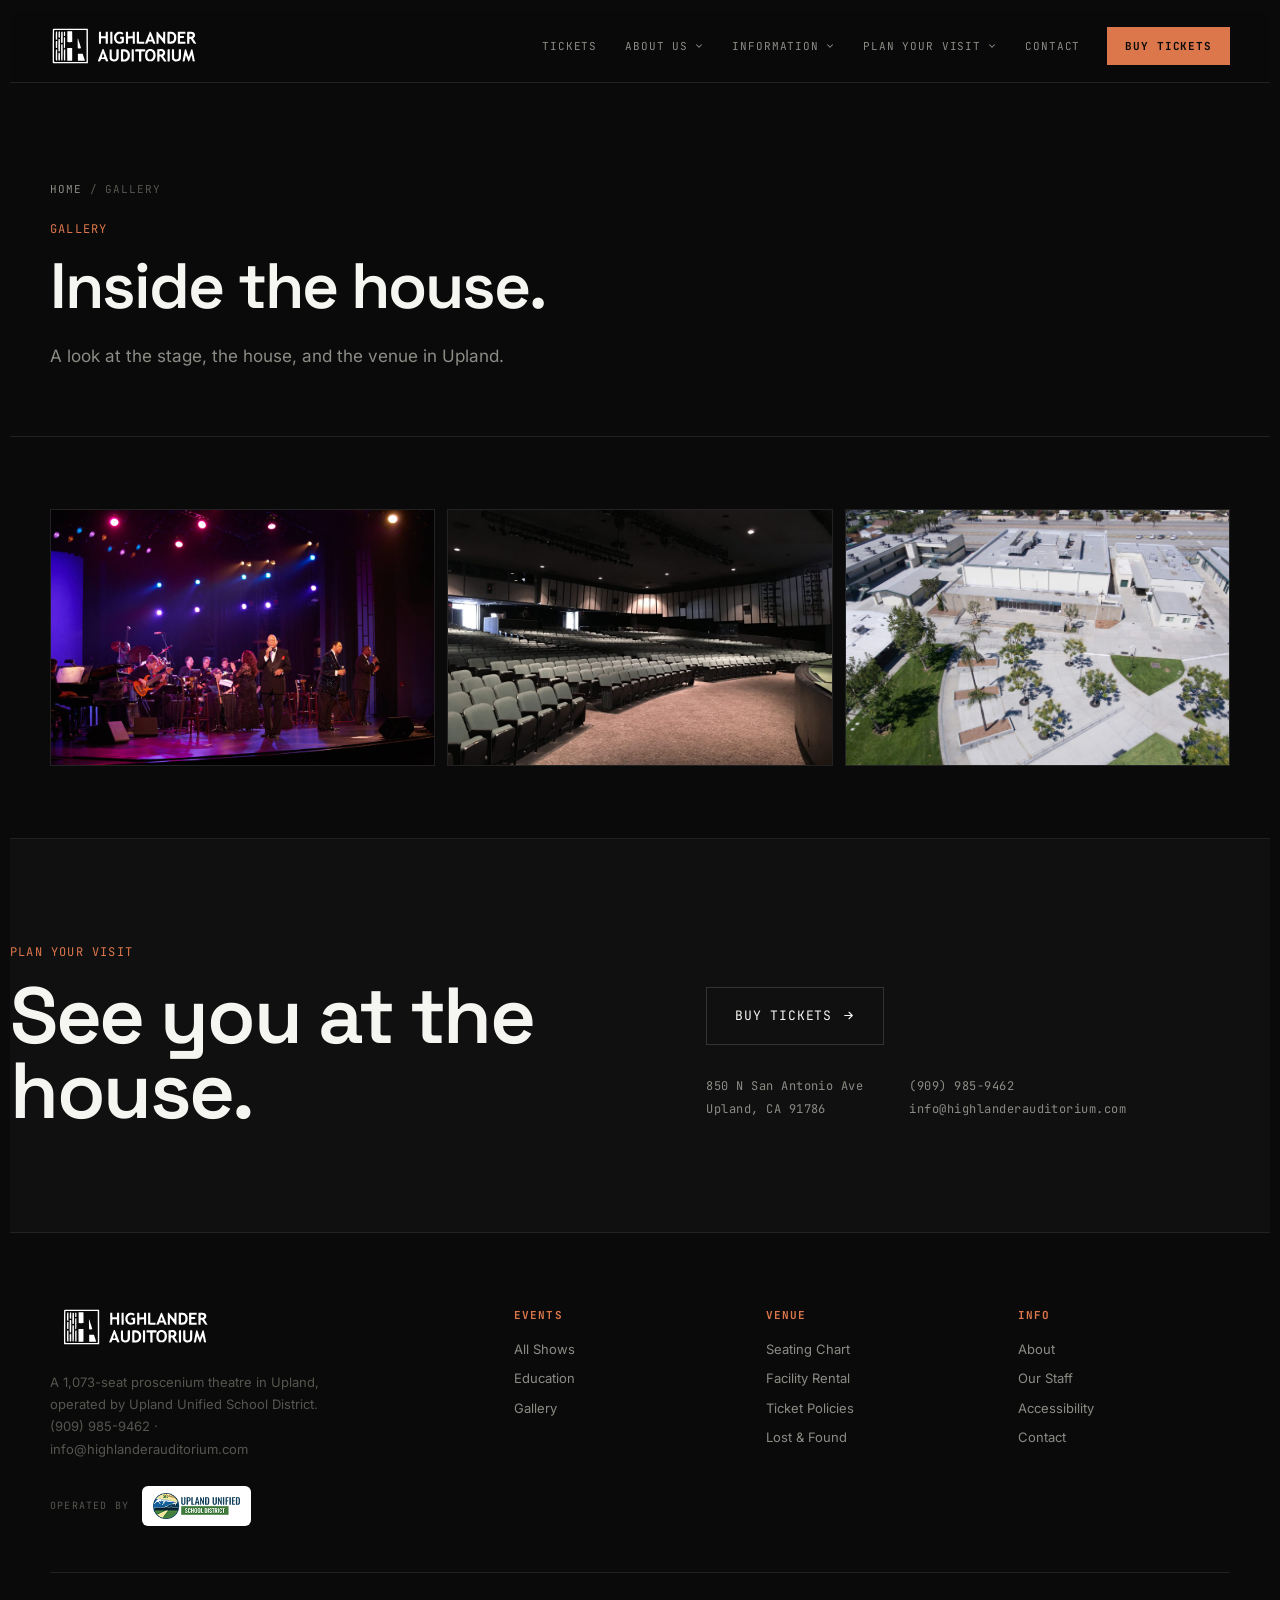
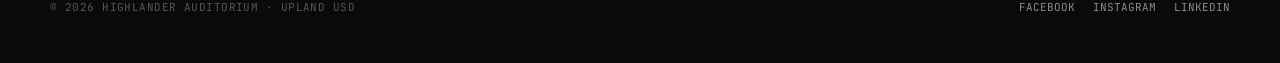
<file: gallery/index.html>
<!DOCTYPE html>
<html lang="en">
<head>
<meta charset="UTF-8">
<meta name="viewport" content="width=device-width, initial-scale=1.0">
<title>Gallery — Highlander Auditorium</title>
<link rel="icon" type="image/jpeg" href="/assets/img/favicon.jpg" sizes="any">
<link rel="apple-touch-icon" href="/assets/img/apple-touch-icon.jpg">
<meta name="description" content="A look inside Highlander Auditorium — the stage, the 1,073-seat house, and the venue in Upland, California.">
<meta name="theme-color" content="#0A0A0A">
<link rel="canonical" href="https://www.highlanderauditorium.com/gallery/">
<meta property="og:type" content="website">
<meta property="og:site_name" content="Highlander Auditorium">
<meta property="og:title" content="Gallery — Highlander Auditorium">
<meta property="og:description" content="A look inside Highlander Auditorium — the stage, the 1,073-seat house, and the venue in Upland, California.">
<meta property="og:image" content="https://www.highlanderauditorium.com/assets/img/hero.jpg">
<link rel="preload" href="/assets/fonts/spacegrotesk.woff2" as="font" type="font/woff2" crossorigin>
<link rel="preload" href="/assets/fonts/inter.woff2" as="font" type="font/woff2" crossorigin>
<link rel="stylesheet" href="/assets/css/site.css">
</head>
<body>
<a class="skip" href="#main">Skip to content</a>
<header><div class="wrap hd">
  <a class="logo" href="/" aria-label="Highlander Auditorium home"><svg class="logo-svg" width="173" height="46" viewBox="0 0 173 46" role="img" aria-label="Highlander Auditorium"><use href="/assets/ha-logo.svg#ha-logo"/></svg></a>
  <nav>
    <a href="/tickets/">Tickets</a>
    <div class="nav-group">
      <button class="nav-top" aria-expanded="false" aria-controls="menu-about">About Us <svg class="chev" width="10" height="10" viewBox="0 0 24 24" fill="none" stroke="currentColor" stroke-width="2.5" stroke-linecap="round" stroke-linejoin="round" aria-hidden="true"><path d="M6 9l6 6 6-6"/></svg></button>
      <ul class="nav-menu" id="menu-about">
        <li><a href="/about/">Our Philosophy</a></li>
        <li><a href="/about/staff/">Our Staff</a></li>
      </ul>
    </div>
    <div class="nav-group">
      <button class="nav-top" aria-expanded="false" aria-controls="menu-info">Information <svg class="chev" width="10" height="10" viewBox="0 0 24 24" fill="none" stroke="currentColor" stroke-width="2.5" stroke-linecap="round" stroke-linejoin="round" aria-hidden="true"><path d="M6 9l6 6 6-6"/></svg></button>
      <ul class="nav-menu" id="menu-info">
        <li><a href="/seating-chart/">Seating Chart</a></li>
        <li><a href="/lost/">Lost &amp; Found</a></li>
        <li><a href="/gallery/">Gallery</a></li>
        <li><a href="/edu/">Edu Events</a></li>
        <li><a href="/ticket-policies/">Ticket Policies</a></li>
      </ul>
    </div>
    <div class="nav-group">
      <button class="nav-top" aria-expanded="false" aria-controls="menu-visit">Plan Your Visit <svg class="chev" width="10" height="10" viewBox="0 0 24 24" fill="none" stroke="currentColor" stroke-width="2.5" stroke-linecap="round" stroke-linejoin="round" aria-hidden="true"><path d="M6 9l6 6 6-6"/></svg></button>
      <ul class="nav-menu" id="menu-visit">
        <li><a href="/visit/">Directions &amp; Parking</a></li>
        <li><a href="/visit/accessibility/">Accessibility</a></li>
        <li><a href="/visit/#wx">Current Weather</a></li>
      </ul>
    </div>
    <a href="/contact/">Contact</a>
    <a class="buy" href="/tickets/">Buy Tickets</a>
  </nav>
  <button class="burger" aria-label="Menu">MENU</button>
</div></header>
<main id="main">
<section class="page-hero"><div class="wrap">
    <div class="crumb"><a href="/">Home</a> / Gallery</div>
    <div class="qnum">GALLERY</div>
    <h1>Inside the house.</h1>
    <p class="lede">A look at the stage, the house, and the venue in Upland.</p>
  </div></section>
  <section class="page-body"><div class="wrap">
    <div class="gallery">
      <figure><img src="/assets/img/hero.jpg" alt="A vocalist and full band performing under stage lights" loading="lazy"><figcaption>On stage</figcaption></figure>
      <figure><img src="/assets/img/interior.jpg" alt="The empty house seen from the stage" loading="lazy"><figcaption>The house — 1,073 seats</figcaption></figure>
      <figure><img src="/assets/img/aerial.jpg" alt="Aerial view of the venue and its signage in Upland" loading="lazy"><figcaption>The venue, Upland</figcaption></figure>
    </div>
  </div></section>
</main>
<footer>
  <div class="foot-cta"><div class="wrap fcta-in">
    <div class="fcta-lead">
      <div class="qnum">PLAN YOUR VISIT</div>
      <h2>See you at the house.</h2>
    </div>
    <div class="fcta-side">
      <a class="btn" href="/tickets/">Buy Tickets <svg width="13" height="13" viewBox="0 0 24 24" fill="none" stroke="currentColor" stroke-width="2" stroke-linecap="round" stroke-linejoin="round"><path d="M5 12h14M13 6l6 6-6 6"/></svg></a>
      <div class="fcta-meta mono">
        <div>850 N San Antonio Ave<br>Upland, CA 91786</div>
        <div><a href="tel:+19099859462">(909) 985-9462</a><br><a href="mailto:info@highlanderauditorium.com">info@highlanderauditorium.com</a></div>
      </div>
    </div>
  </div></div>
  <div class="wrap">
  <div class="ft">
    <div class="fb"><svg class="logo-svg" width="173" height="46" viewBox="0 0 173 46" role="img" aria-label="Highlander Auditorium"><use href="/assets/ha-logo.svg#ha-logo"/></svg><p>A 1,073-seat proscenium theatre in Upland, operated by Upland Unified School District.<br><a href="tel:+19099859462">(909) 985-9462</a> &middot; <a href="mailto:info@highlanderauditorium.com">info@highlanderauditorium.com</a></p>
      <a class="uusd" href="https://www.upland.k12.ca.us/" target="_blank" rel="noopener"><span class="uusd-lbl">Operated by</span><img src="/assets/img/UUSD_Logo_Horizontal-150px.png" width="150" height="45" alt="Upland Unified School District" loading="lazy"></a></div>
    <div class="fc"><h4>Events</h4>
      <a href="/tickets/">All Shows</a>
      <a href="/edu/">Education</a>
      <a href="/gallery/">Gallery</a></div>
    <div class="fc"><h4>Venue</h4>
      <a href="/seating-chart/">Seating Chart</a>
      <a href="/rentals/">Facility Rental</a>
      <a href="/ticket-policies/">Ticket Policies</a>
      <a href="/lost/">Lost &amp; Found</a></div>
    <div class="fc"><h4>Info</h4>
      <a href="/about/">About</a>
      <a href="/about/staff/">Our Staff</a>
      <a href="/visit/accessibility/">Accessibility</a>
      <a href="/contact/">Contact</a></div>
  </div>
  <div class="fbot">
    <div class="c">&copy; 2026 HIGHLANDER AUDITORIUM &middot; UPLAND USD</div>
    <div class="fs">
      <a href="https://facebook.com/highlander.auditorium">Facebook</a>
      <a href="https://www.instagram.com/highlander.auditorium">Instagram</a>
      <a href="https://www.linkedin.com/company/highlander-auditorium">LinkedIn</a>
    </div>
  </div>
</div></footer>
<script src="/assets/js/site.js" defer></script>
</body>
</html>
</file>
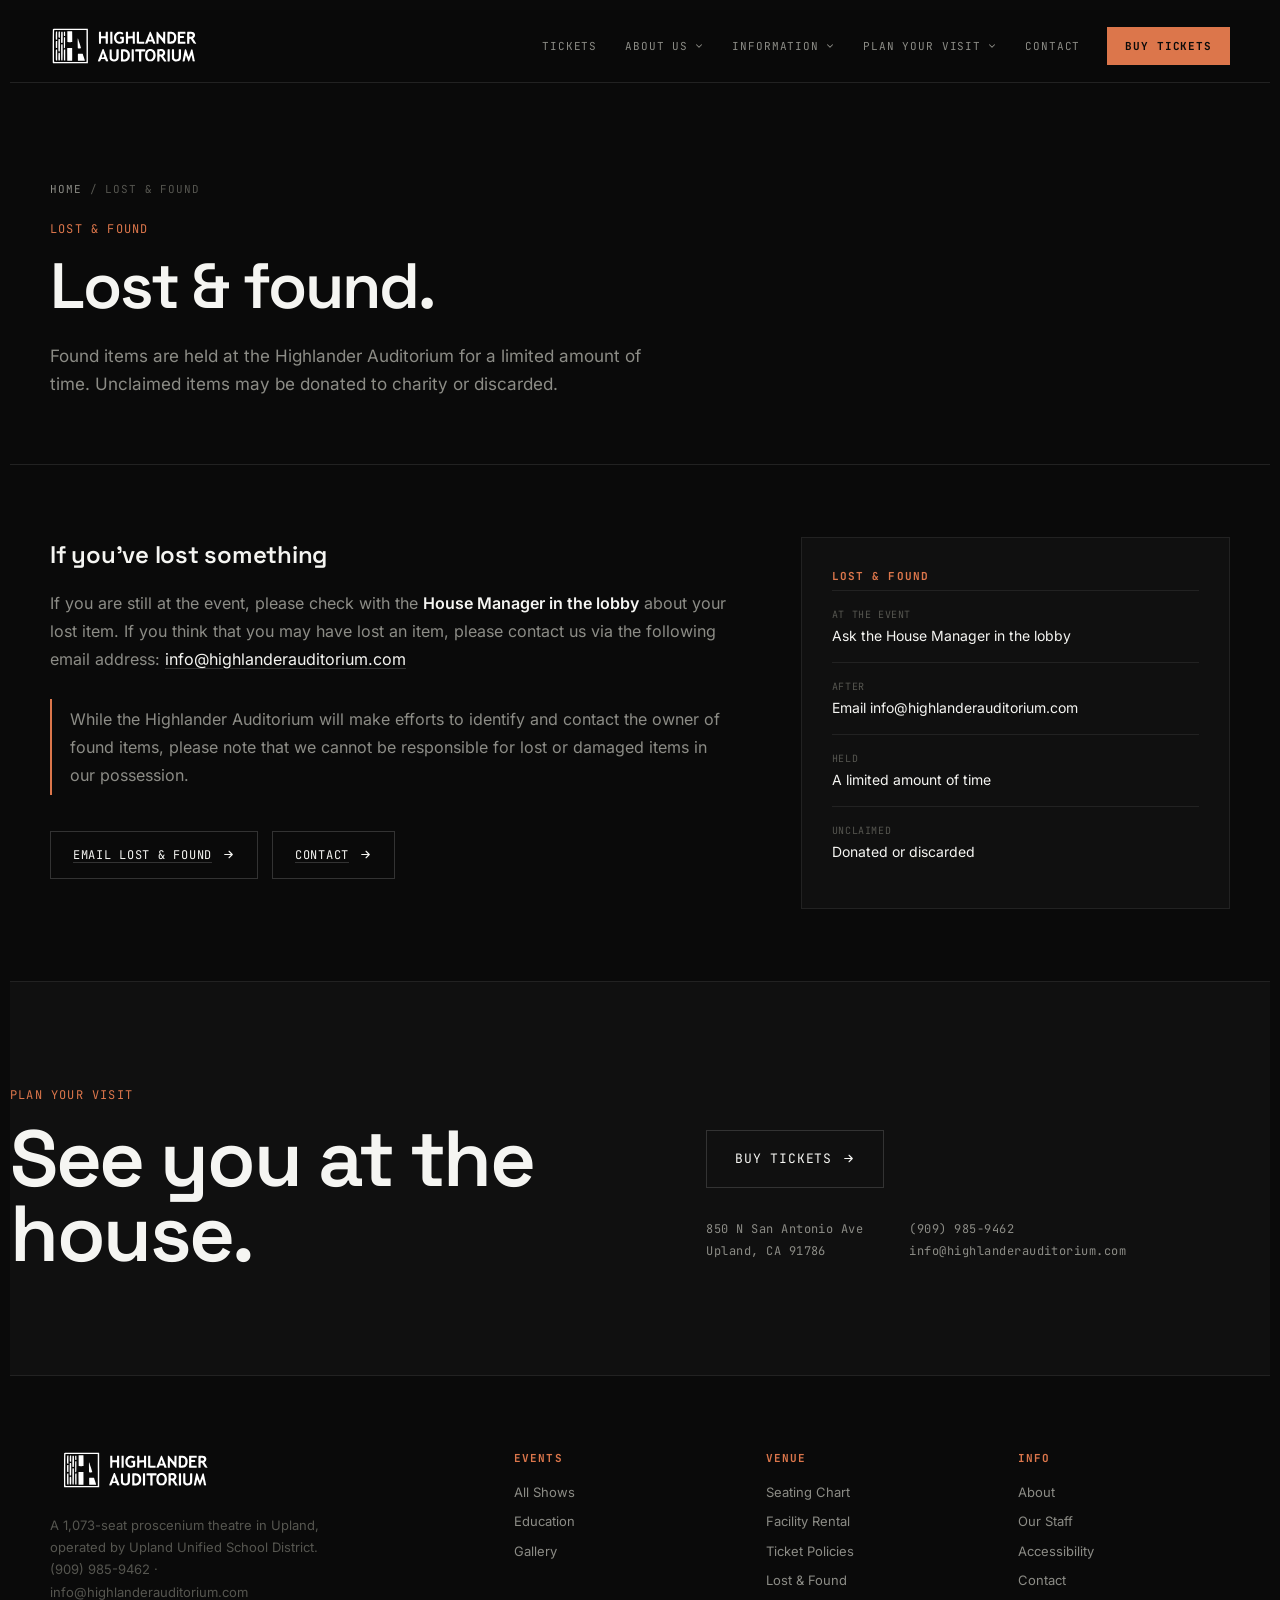
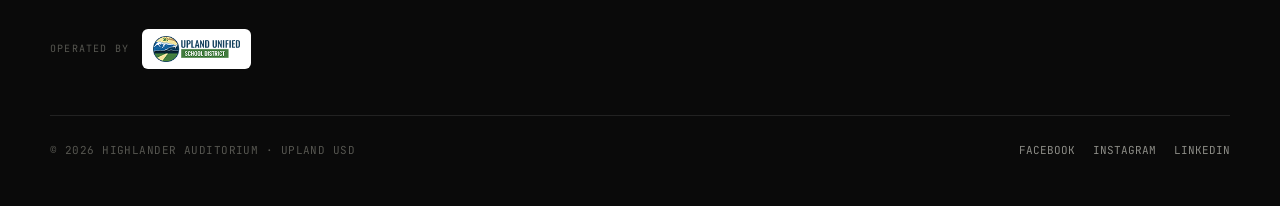
<file: lost/index.html>
<!DOCTYPE html>
<html lang="en">
<head>
<meta charset="UTF-8">
<meta name="viewport" content="width=device-width, initial-scale=1.0">
<title>Lost &amp; Found — Highlander Auditorium</title>
<link rel="icon" type="image/jpeg" href="/assets/img/favicon.jpg" sizes="any">
<link rel="apple-touch-icon" href="/assets/img/apple-touch-icon.jpg">
<meta name="description" content="Found items are held at Highlander Auditorium for a limited time. Report a lost item to the House Manager in the lobby or email info@highlanderauditorium.com.">
<meta name="theme-color" content="#0A0A0A">
<link rel="canonical" href="https://www.highlanderauditorium.com/lost/">
<meta property="og:type" content="website">
<meta property="og:site_name" content="Highlander Auditorium">
<meta property="og:title" content="Lost &amp; Found — Highlander Auditorium">
<meta property="og:description" content="Found items are held at Highlander Auditorium for a limited time. Report a lost item to the House Manager in the lobby or email info@highlanderauditorium.com.">
<meta property="og:image" content="https://www.highlanderauditorium.com/assets/img/hero.jpg">
<link rel="preload" href="/assets/fonts/spacegrotesk.woff2" as="font" type="font/woff2" crossorigin>
<link rel="preload" href="/assets/fonts/inter.woff2" as="font" type="font/woff2" crossorigin>
<link rel="stylesheet" href="/assets/css/site.css">
</head>
<body>
<a class="skip" href="#main">Skip to content</a>
<header><div class="wrap hd">
  <a class="logo" href="/" aria-label="Highlander Auditorium home"><svg class="logo-svg" width="173" height="46" viewBox="0 0 173 46" role="img" aria-label="Highlander Auditorium"><use href="/assets/ha-logo.svg#ha-logo"/></svg></a>
  <nav>
    <a href="/tickets/">Tickets</a>
    <div class="nav-group">
      <button class="nav-top" aria-expanded="false" aria-controls="menu-about">About Us <svg class="chev" width="10" height="10" viewBox="0 0 24 24" fill="none" stroke="currentColor" stroke-width="2.5" stroke-linecap="round" stroke-linejoin="round" aria-hidden="true"><path d="M6 9l6 6 6-6"/></svg></button>
      <ul class="nav-menu" id="menu-about">
        <li><a href="/about/">Our Philosophy</a></li>
        <li><a href="/about/staff/">Our Staff</a></li>
      </ul>
    </div>
    <div class="nav-group">
      <button class="nav-top" aria-expanded="false" aria-controls="menu-info">Information <svg class="chev" width="10" height="10" viewBox="0 0 24 24" fill="none" stroke="currentColor" stroke-width="2.5" stroke-linecap="round" stroke-linejoin="round" aria-hidden="true"><path d="M6 9l6 6 6-6"/></svg></button>
      <ul class="nav-menu" id="menu-info">
        <li><a href="/seating-chart/">Seating Chart</a></li>
        <li><a href="/lost/">Lost &amp; Found</a></li>
        <li><a href="/gallery/">Gallery</a></li>
        <li><a href="/edu/">Edu Events</a></li>
        <li><a href="/ticket-policies/">Ticket Policies</a></li>
      </ul>
    </div>
    <div class="nav-group">
      <button class="nav-top" aria-expanded="false" aria-controls="menu-visit">Plan Your Visit <svg class="chev" width="10" height="10" viewBox="0 0 24 24" fill="none" stroke="currentColor" stroke-width="2.5" stroke-linecap="round" stroke-linejoin="round" aria-hidden="true"><path d="M6 9l6 6 6-6"/></svg></button>
      <ul class="nav-menu" id="menu-visit">
        <li><a href="/visit/">Directions &amp; Parking</a></li>
        <li><a href="/visit/accessibility/">Accessibility</a></li>
        <li><a href="/visit/#wx">Current Weather</a></li>
      </ul>
    </div>
    <a href="/contact/">Contact</a>
    <a class="buy" href="/tickets/">Buy Tickets</a>
  </nav>
  <button class="burger" aria-label="Menu">MENU</button>
</div></header>
<main id="main">
<section class="page-hero"><div class="wrap">
    <div class="crumb"><a href="/">Home</a> / Lost &amp; Found</div>
    <div class="qnum">LOST &amp; FOUND</div>
    <h1>Lost &amp; found.</h1>
    <p class="lede">Found items are held at the Highlander Auditorium for a limited amount of time. Unclaimed items may be donated to charity or discarded.</p>
  </div></section>
  <section class="page-body"><div class="wrap"><div class="grid2">
    <div class="prose">
      <h2>If you've lost something</h2>
      <p>If you are still at the event, please check with the <strong>House Manager in the lobby</strong> about your lost item. If you think that you may have lost an item, please contact us via the following email address: <a href="mailto:info@highlanderauditorium.com?subject=Lost%20%26%20Found">info@highlanderauditorium.com</a></p>
      <p class="note">While the Highlander Auditorium will make efforts to identify and contact the owner of found items, please note that we cannot be responsible for lost or damaged items in our possession.</p>
      <div class="pcta">
        <a class="btn" href="mailto:info@highlanderauditorium.com?subject=Lost%20%26%20Found">Email lost &amp; found <svg width="13" height="13" viewBox="0 0 24 24" fill="none" stroke="currentColor" stroke-width="2" stroke-linecap="round" stroke-linejoin="round"><path d="M5 12h14M13 6l6 6-6 6"/></svg></a>
        <a class="btn" href="/contact/">Contact <svg width="13" height="13" viewBox="0 0 24 24" fill="none" stroke="currentColor" stroke-width="2" stroke-linecap="round" stroke-linejoin="round"><path d="M5 12h14M13 6l6 6-6 6"/></svg></a>
      </div>
    </div>
    <aside class="aside">
      <h3>Lost &amp; found</h3>
      <div class="row"><span>At the event</span>Ask the House Manager in the lobby</div>
      <div class="row"><span>After</span><a href="mailto:info@highlanderauditorium.com?subject=Lost%20%26%20Found">Email info@highlanderauditorium.com</a></div>
      <div class="row"><span>Held</span>A limited amount of time</div>
      <div class="row"><span>Unclaimed</span>Donated or discarded</div>
    </aside>
  </div></div></section>
</main>
<footer>
  <div class="foot-cta"><div class="wrap fcta-in">
    <div class="fcta-lead">
      <div class="qnum">PLAN YOUR VISIT</div>
      <h2>See you at the house.</h2>
    </div>
    <div class="fcta-side">
      <a class="btn" href="/tickets/">Buy Tickets <svg width="13" height="13" viewBox="0 0 24 24" fill="none" stroke="currentColor" stroke-width="2" stroke-linecap="round" stroke-linejoin="round"><path d="M5 12h14M13 6l6 6-6 6"/></svg></a>
      <div class="fcta-meta mono">
        <div>850 N San Antonio Ave<br>Upland, CA 91786</div>
        <div><a href="tel:+19099859462">(909) 985-9462</a><br><a href="mailto:info@highlanderauditorium.com">info@highlanderauditorium.com</a></div>
      </div>
    </div>
  </div></div>
  <div class="wrap">
  <div class="ft">
    <div class="fb"><svg class="logo-svg" width="173" height="46" viewBox="0 0 173 46" role="img" aria-label="Highlander Auditorium"><use href="/assets/ha-logo.svg#ha-logo"/></svg><p>A 1,073-seat proscenium theatre in Upland, operated by Upland Unified School District.<br><a href="tel:+19099859462">(909) 985-9462</a> &middot; <a href="mailto:info@highlanderauditorium.com">info@highlanderauditorium.com</a></p>
      <a class="uusd" href="https://www.upland.k12.ca.us/" target="_blank" rel="noopener"><span class="uusd-lbl">Operated by</span><img src="/assets/img/UUSD_Logo_Horizontal-150px.png" width="150" height="45" alt="Upland Unified School District" loading="lazy"></a></div>
    <div class="fc"><h4>Events</h4>
      <a href="/tickets/">All Shows</a>
      <a href="/edu/">Education</a>
      <a href="/gallery/">Gallery</a></div>
    <div class="fc"><h4>Venue</h4>
      <a href="/seating-chart/">Seating Chart</a>
      <a href="/rentals/">Facility Rental</a>
      <a href="/ticket-policies/">Ticket Policies</a>
      <a href="/lost/">Lost &amp; Found</a></div>
    <div class="fc"><h4>Info</h4>
      <a href="/about/">About</a>
      <a href="/about/staff/">Our Staff</a>
      <a href="/visit/accessibility/">Accessibility</a>
      <a href="/contact/">Contact</a></div>
  </div>
  <div class="fbot">
    <div class="c">&copy; 2026 HIGHLANDER AUDITORIUM &middot; UPLAND USD</div>
    <div class="fs">
      <a href="https://facebook.com/highlander.auditorium">Facebook</a>
      <a href="https://www.instagram.com/highlander.auditorium">Instagram</a>
      <a href="https://www.linkedin.com/company/highlander-auditorium">LinkedIn</a>
    </div>
  </div>
</div></footer>
<script src="/assets/js/site.js" defer></script>
</body>
</html>
</file>
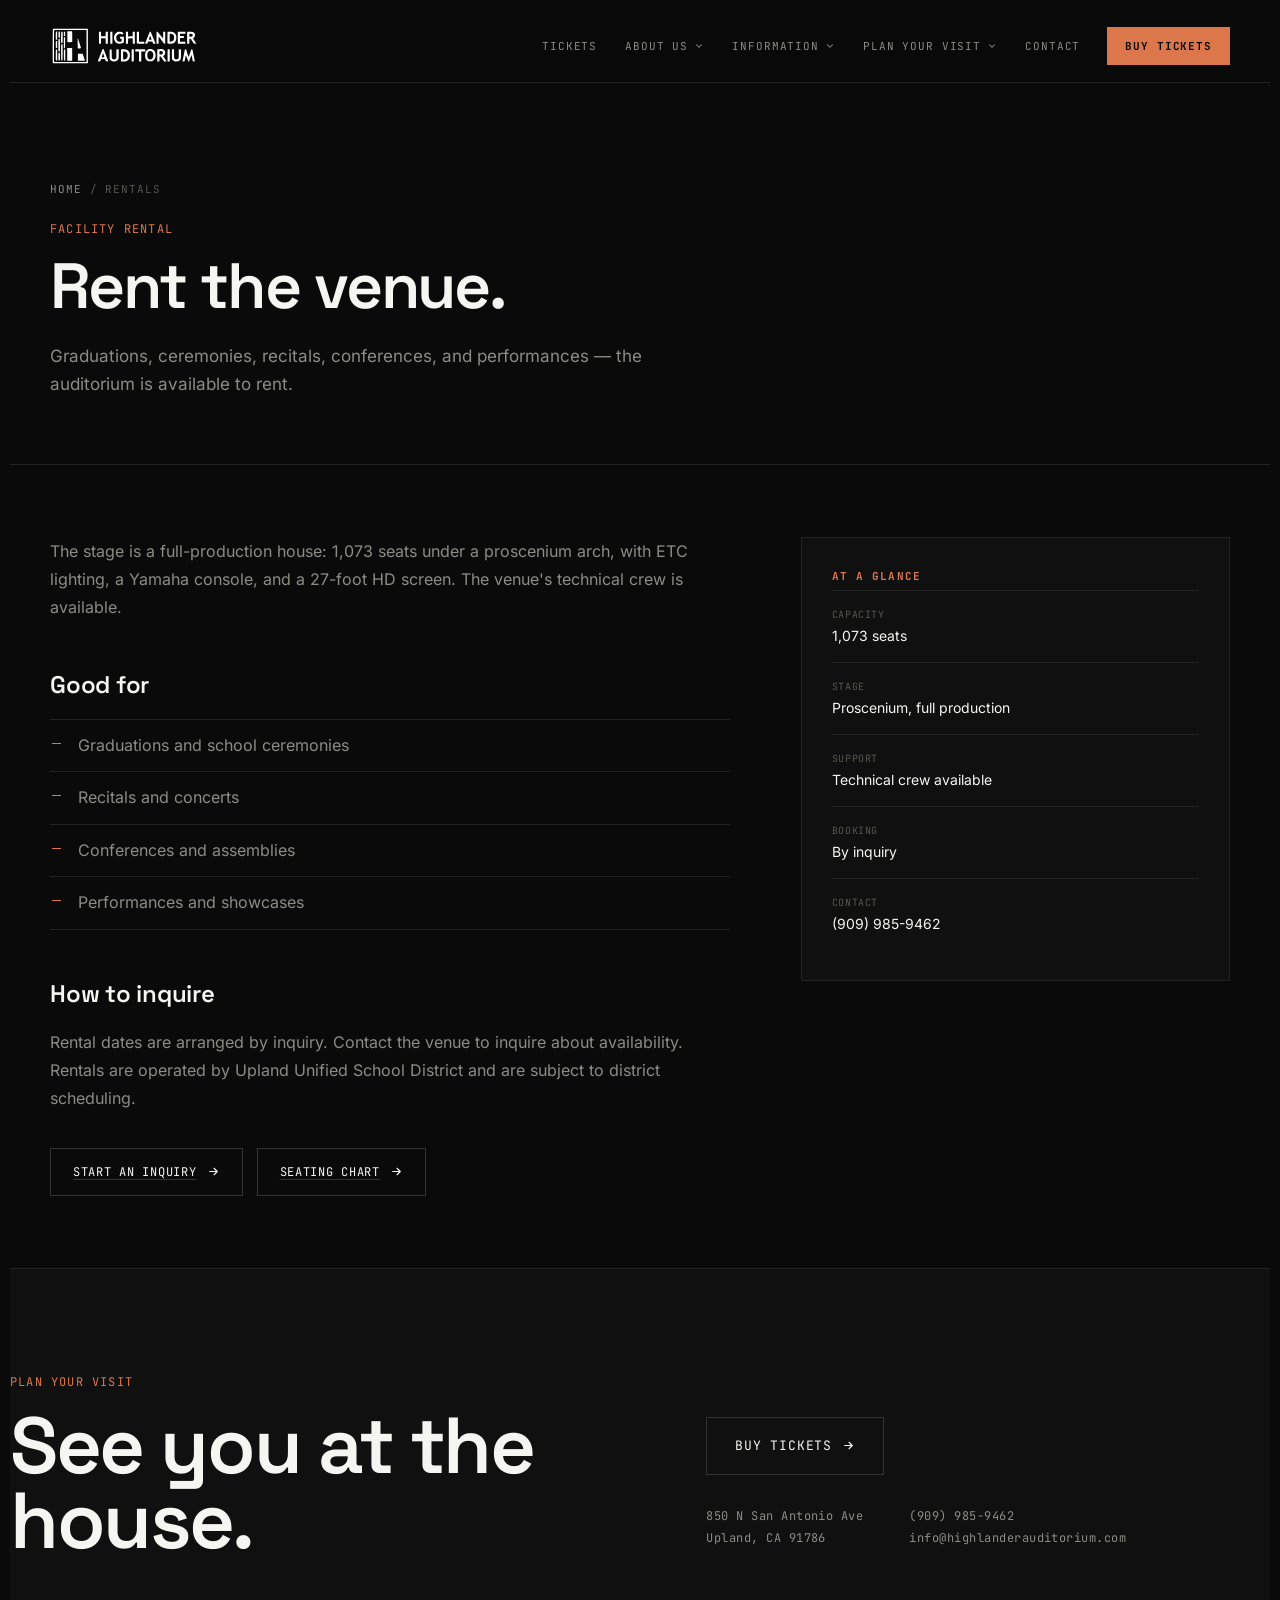
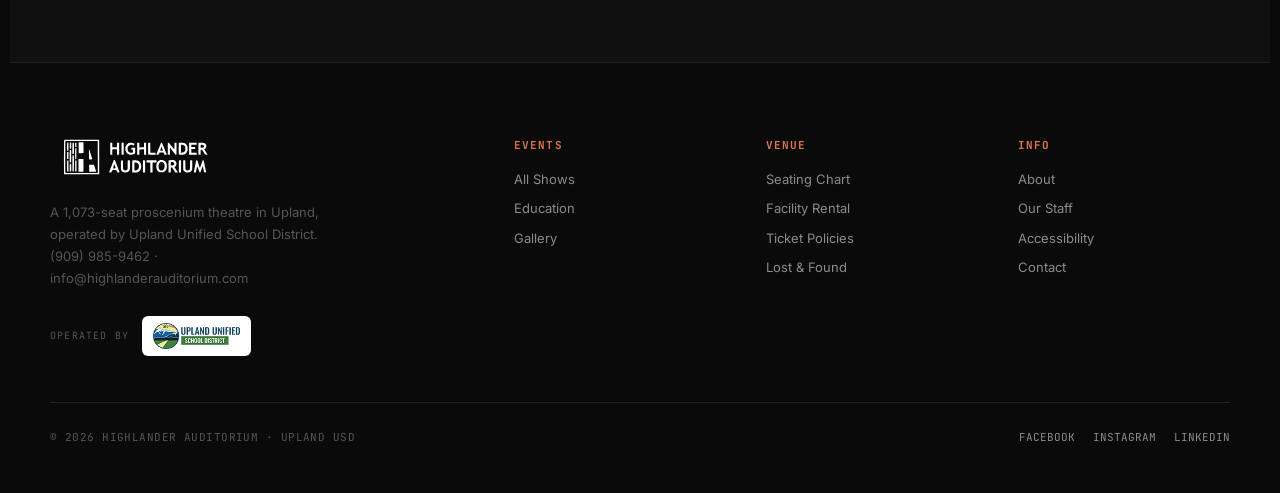
<file: rentals/index.html>
<!DOCTYPE html>
<html lang="en">
<head>
<meta charset="UTF-8">
<meta name="viewport" content="width=device-width, initial-scale=1.0">
<title>Rent the Venue — Highlander Auditorium</title>
<link rel="icon" type="image/jpeg" href="/assets/img/favicon.jpg" sizes="any">
<link rel="apple-touch-icon" href="/assets/img/apple-touch-icon.jpg">
<meta name="description" content="Graduations, ceremonies, recitals, conferences, and performances — the 1,073-seat auditorium is available to rent with full technical support and staffing.">
<meta name="theme-color" content="#0A0A0A">
<link rel="canonical" href="https://www.highlanderauditorium.com/">
<meta property="og:type" content="website">
<meta property="og:site_name" content="Highlander Auditorium">
<meta property="og:title" content="Rent the Venue — Highlander Auditorium">
<meta property="og:description" content="Graduations, ceremonies, recitals, conferences, and performances — the 1,073-seat auditorium is available to rent with full technical support and staffing.">
<meta property="og:image" content="https://www.highlanderauditorium.com/assets/img/hero.jpg">
<link rel="preload" href="/assets/fonts/spacegrotesk.woff2" as="font" type="font/woff2" crossorigin>
<link rel="preload" href="/assets/fonts/inter.woff2" as="font" type="font/woff2" crossorigin>
<link rel="stylesheet" href="/assets/css/site.css">
</head>
<body>
<a class="skip" href="#main">Skip to content</a>
<header><div class="wrap hd">
  <a class="logo" href="/" aria-label="Highlander Auditorium home"><svg class="logo-svg" width="173" height="46" viewBox="0 0 173 46" role="img" aria-label="Highlander Auditorium"><use href="/assets/ha-logo.svg#ha-logo"/></svg></a>
  <nav>
    <a href="/tickets/">Tickets</a>
    <div class="nav-group">
      <button class="nav-top" aria-expanded="false" aria-controls="menu-about">About Us <svg class="chev" width="10" height="10" viewBox="0 0 24 24" fill="none" stroke="currentColor" stroke-width="2.5" stroke-linecap="round" stroke-linejoin="round" aria-hidden="true"><path d="M6 9l6 6 6-6"/></svg></button>
      <ul class="nav-menu" id="menu-about">
        <li><a href="/about/">Our Philosophy</a></li>
        <li><a href="/about/staff/">Our Staff</a></li>
      </ul>
    </div>
    <div class="nav-group">
      <button class="nav-top" aria-expanded="false" aria-controls="menu-info">Information <svg class="chev" width="10" height="10" viewBox="0 0 24 24" fill="none" stroke="currentColor" stroke-width="2.5" stroke-linecap="round" stroke-linejoin="round" aria-hidden="true"><path d="M6 9l6 6 6-6"/></svg></button>
      <ul class="nav-menu" id="menu-info">
        <li><a href="/seating-chart/">Seating Chart</a></li>
        <li><a href="/lost/">Lost &amp; Found</a></li>
        <li><a href="/gallery/">Gallery</a></li>
        <li><a href="/edu/">Edu Events</a></li>
        <li><a href="/ticket-policies/">Ticket Policies</a></li>
      </ul>
    </div>
    <div class="nav-group">
      <button class="nav-top" aria-expanded="false" aria-controls="menu-visit">Plan Your Visit <svg class="chev" width="10" height="10" viewBox="0 0 24 24" fill="none" stroke="currentColor" stroke-width="2.5" stroke-linecap="round" stroke-linejoin="round" aria-hidden="true"><path d="M6 9l6 6 6-6"/></svg></button>
      <ul class="nav-menu" id="menu-visit">
        <li><a href="/visit/">Directions &amp; Parking</a></li>
        <li><a href="/visit/accessibility/">Accessibility</a></li>
        <li><a href="/visit/#wx">Current Weather</a></li>
      </ul>
    </div>
    <a href="/contact/">Contact</a>
    <a class="buy" href="/tickets/">Buy Tickets</a>
  </nav>
  <button class="burger" aria-label="Menu">MENU</button>
</div></header>
<main id="main">
<section class="page-hero"><div class="wrap">
    <div class="crumb"><a href="/">Home</a> / Rentals</div>
    <div class="qnum">FACILITY RENTAL</div>
    <h1>Rent the venue.</h1>
    <p class="lede">Graduations, ceremonies, recitals, conferences, and performances — the auditorium is available to rent.</p>
  </div></section>
  <section class="page-body"><div class="wrap"><div class="grid2">
    <div class="prose">
      <p>The stage is a full-production house: 1,073 seats under a proscenium arch, with ETC lighting, a Yamaha console, and a 27-foot HD screen. The venue's technical crew is available.</p>
      <h2>Good for</h2>
      <ul>
        <li>Graduations and school ceremonies</li>
        <li>Recitals and concerts</li>
        <li>Conferences and assemblies</li>
        <li>Performances and showcases</li>
      </ul>
      <h2>How to inquire</h2>
      <p>Rental dates are arranged by inquiry. Contact the venue to inquire about availability. Rentals are operated by Upland Unified School District and are subject to district scheduling.</p>
      <div class="pcta">
        <a class="btn" href="/contact/">Start an inquiry <svg width="13" height="13" viewBox="0 0 24 24" fill="none" stroke="currentColor" stroke-width="2" stroke-linecap="round" stroke-linejoin="round"><path d="M5 12h14M13 6l6 6-6 6"/></svg></a>
        <a class="btn" href="/seating-chart/">Seating chart <svg width="13" height="13" viewBox="0 0 24 24" fill="none" stroke="currentColor" stroke-width="2" stroke-linecap="round" stroke-linejoin="round"><path d="M5 12h14M13 6l6 6-6 6"/></svg></a>
      </div>
    </div>
    <aside class="aside">
      <h3>At a glance</h3>
      <div class="row"><span>Capacity</span>1,073 seats</div>
      <div class="row"><span>Stage</span>Proscenium, full production</div>
      <div class="row"><span>Support</span>Technical crew available</div>
      <div class="row"><span>Booking</span>By inquiry</div>
      <div class="row"><span>Contact</span><a href="tel:+19099859462">(909) 985-9462</a></div>
    </aside>
  </div></div></section>
</main>
<footer>
  <div class="foot-cta"><div class="wrap fcta-in">
    <div class="fcta-lead">
      <div class="qnum">PLAN YOUR VISIT</div>
      <h2>See you at the house.</h2>
    </div>
    <div class="fcta-side">
      <a class="btn" href="/tickets/">Buy Tickets <svg width="13" height="13" viewBox="0 0 24 24" fill="none" stroke="currentColor" stroke-width="2" stroke-linecap="round" stroke-linejoin="round"><path d="M5 12h14M13 6l6 6-6 6"/></svg></a>
      <div class="fcta-meta mono">
        <div>850 N San Antonio Ave<br>Upland, CA 91786</div>
        <div><a href="tel:+19099859462">(909) 985-9462</a><br><a href="mailto:info@highlanderauditorium.com">info@highlanderauditorium.com</a></div>
      </div>
    </div>
  </div></div>
  <div class="wrap">
  <div class="ft">
    <div class="fb"><svg class="logo-svg" width="173" height="46" viewBox="0 0 173 46" role="img" aria-label="Highlander Auditorium"><use href="/assets/ha-logo.svg#ha-logo"/></svg><p>A 1,073-seat proscenium theatre in Upland, operated by Upland Unified School District.<br><a href="tel:+19099859462">(909) 985-9462</a> &middot; <a href="mailto:info@highlanderauditorium.com">info@highlanderauditorium.com</a></p>
      <a class="uusd" href="https://www.upland.k12.ca.us/" target="_blank" rel="noopener"><span class="uusd-lbl">Operated by</span><img src="/assets/img/UUSD_Logo_Horizontal-150px.png" width="150" height="45" alt="Upland Unified School District" loading="lazy"></a></div>
    <div class="fc"><h4>Events</h4>
      <a href="/tickets/">All Shows</a>
      <a href="/edu/">Education</a>
      <a href="/gallery/">Gallery</a></div>
    <div class="fc"><h4>Venue</h4>
      <a href="/seating-chart/">Seating Chart</a>
      <a href="/rentals/">Facility Rental</a>
      <a href="/ticket-policies/">Ticket Policies</a>
      <a href="/lost/">Lost &amp; Found</a></div>
    <div class="fc"><h4>Info</h4>
      <a href="/about/">About</a>
      <a href="/about/staff/">Our Staff</a>
      <a href="/visit/accessibility/">Accessibility</a>
      <a href="/contact/">Contact</a></div>
  </div>
  <div class="fbot">
    <div class="c">&copy; 2026 HIGHLANDER AUDITORIUM &middot; UPLAND USD</div>
    <div class="fs">
      <a href="https://facebook.com/highlander.auditorium">Facebook</a>
      <a href="https://www.instagram.com/highlander.auditorium">Instagram</a>
      <a href="https://www.linkedin.com/company/highlander-auditorium">LinkedIn</a>
    </div>
  </div>
</div></footer>
<script src="/assets/js/site.js" defer></script>
</body>
</html>
</file>
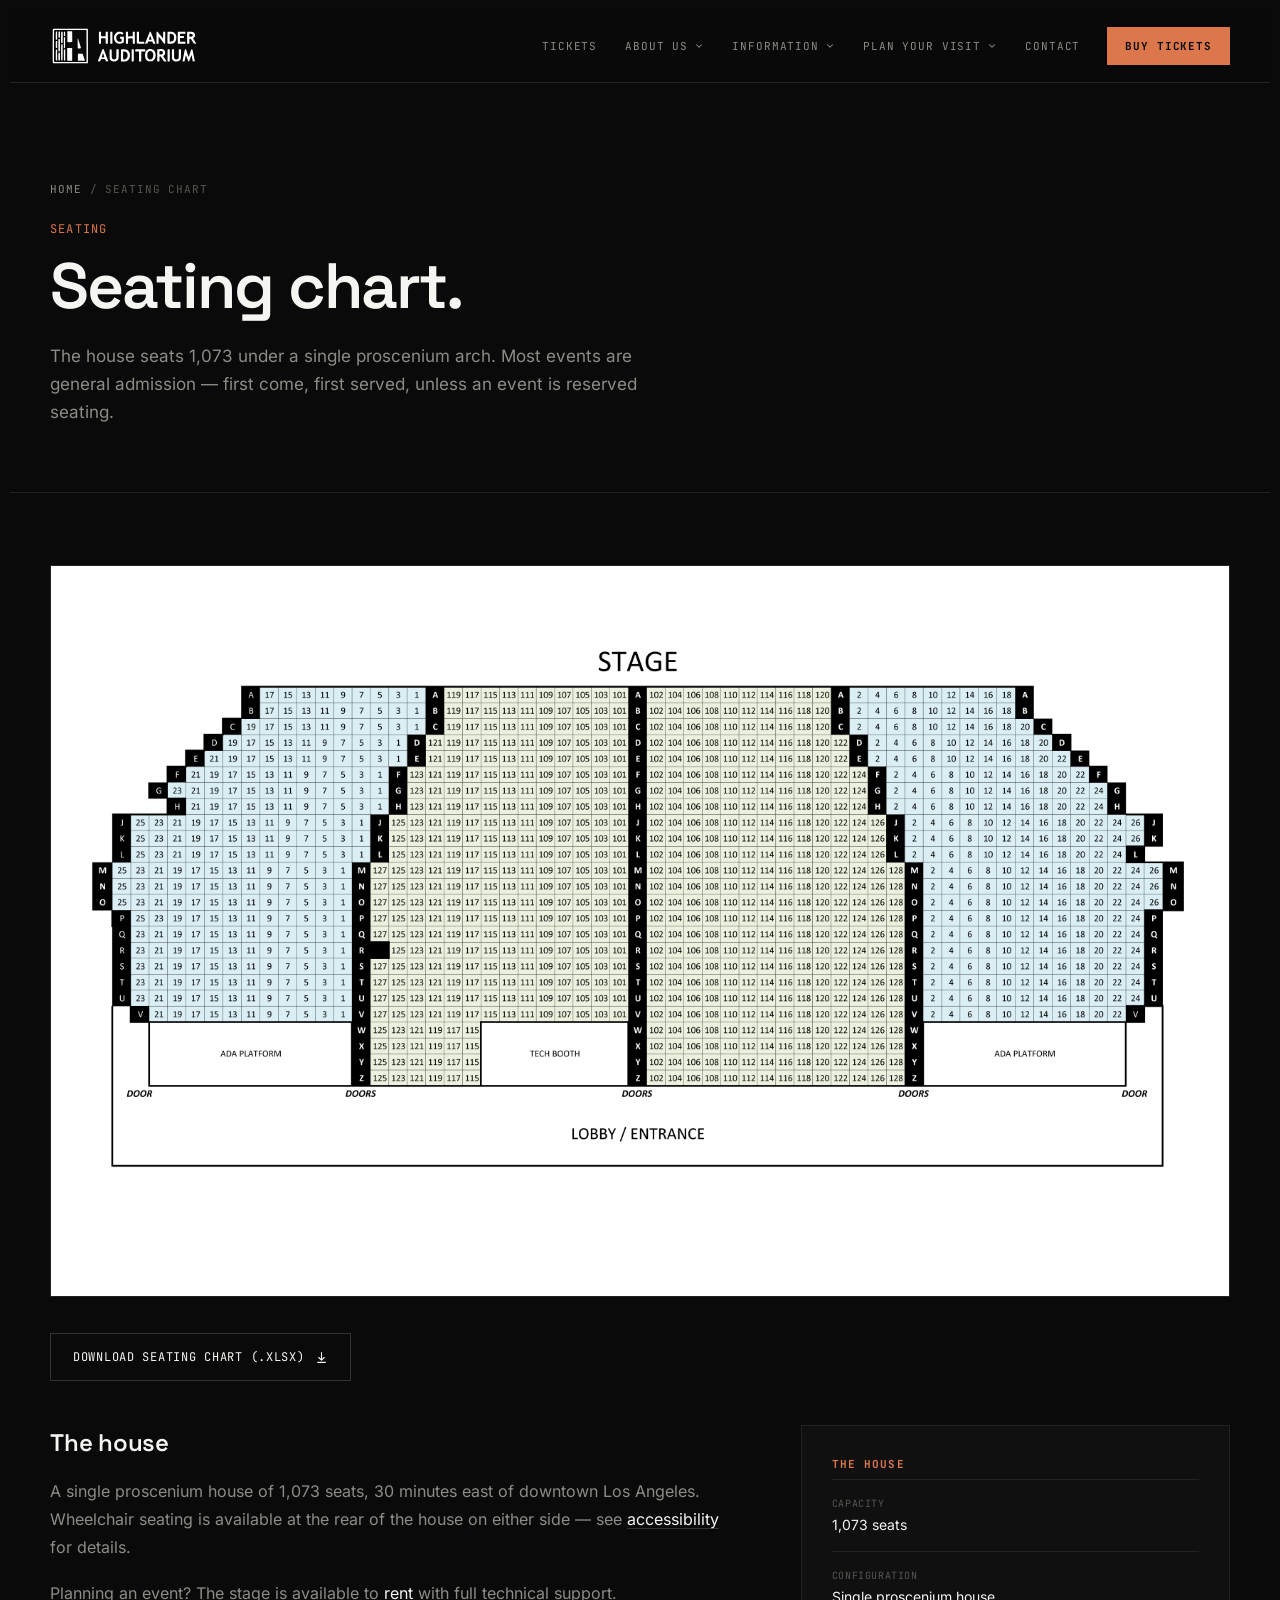
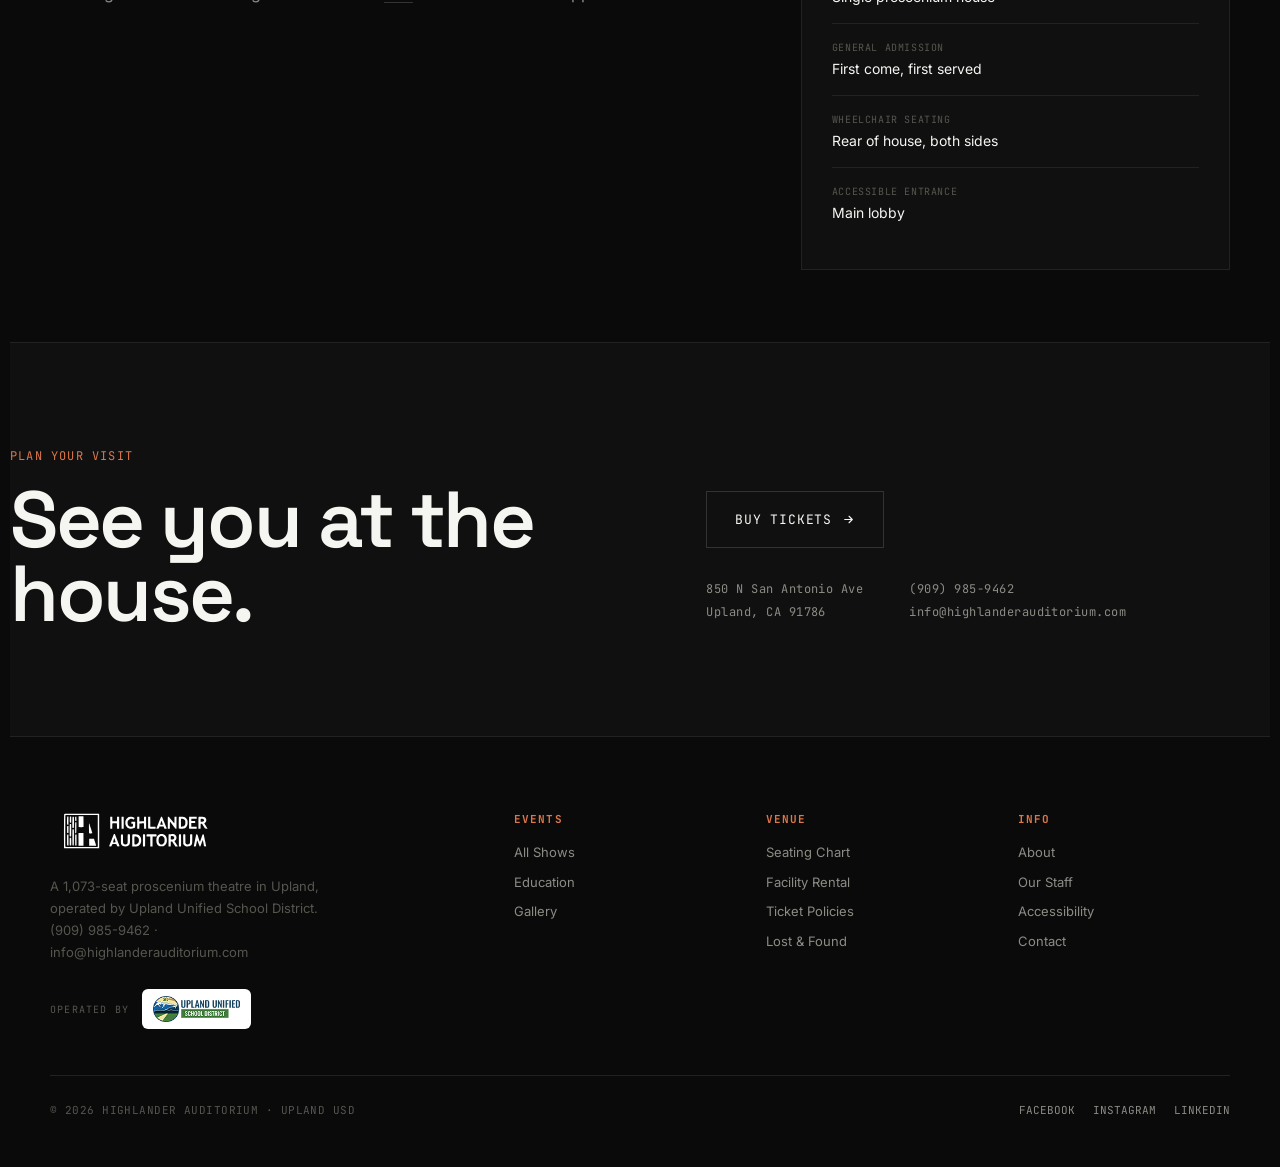
<file: seating-chart/index.html>
<!DOCTYPE html>
<html lang="en">
<head>
<meta charset="UTF-8">
<meta name="viewport" content="width=device-width, initial-scale=1.0">
<title>Seating Chart — Highlander Auditorium</title>
<link rel="icon" type="image/jpeg" href="/assets/img/favicon.jpg" sizes="any">
<link rel="apple-touch-icon" href="/assets/img/apple-touch-icon.jpg">
<meta name="description" content="Highlander Auditorium seats 1,073 under a single proscenium arch. Most events are general admission, first come, first served.">
<meta name="theme-color" content="#0A0A0A">
<link rel="canonical" href="https://www.highlanderauditorium.com/seating-chart/">
<meta property="og:type" content="website">
<meta property="og:site_name" content="Highlander Auditorium">
<meta property="og:title" content="Seating Chart — Highlander Auditorium">
<meta property="og:description" content="Highlander Auditorium seats 1,073 under a single proscenium arch. Most events are general admission, first come, first served.">
<meta property="og:image" content="https://www.highlanderauditorium.com/assets/img/hero.jpg">
<link rel="preload" href="/assets/fonts/spacegrotesk.woff2" as="font" type="font/woff2" crossorigin>
<link rel="preload" href="/assets/fonts/inter.woff2" as="font" type="font/woff2" crossorigin>
<link rel="stylesheet" href="/assets/css/site.css">
</head>
<body>
<a class="skip" href="#main">Skip to content</a>
<header><div class="wrap hd">
  <a class="logo" href="/" aria-label="Highlander Auditorium home"><svg class="logo-svg" width="173" height="46" viewBox="0 0 173 46" role="img" aria-label="Highlander Auditorium"><use href="/assets/ha-logo.svg#ha-logo"/></svg></a>
  <nav>
    <a href="/tickets/">Tickets</a>
    <div class="nav-group">
      <button class="nav-top" aria-expanded="false" aria-controls="menu-about">About Us <svg class="chev" width="10" height="10" viewBox="0 0 24 24" fill="none" stroke="currentColor" stroke-width="2.5" stroke-linecap="round" stroke-linejoin="round" aria-hidden="true"><path d="M6 9l6 6 6-6"/></svg></button>
      <ul class="nav-menu" id="menu-about">
        <li><a href="/about/">Our Philosophy</a></li>
        <li><a href="/about/staff/">Our Staff</a></li>
      </ul>
    </div>
    <div class="nav-group">
      <button class="nav-top" aria-expanded="false" aria-controls="menu-info">Information <svg class="chev" width="10" height="10" viewBox="0 0 24 24" fill="none" stroke="currentColor" stroke-width="2.5" stroke-linecap="round" stroke-linejoin="round" aria-hidden="true"><path d="M6 9l6 6 6-6"/></svg></button>
      <ul class="nav-menu" id="menu-info">
        <li><a href="/seating-chart/">Seating Chart</a></li>
        <li><a href="/lost/">Lost &amp; Found</a></li>
        <li><a href="/gallery/">Gallery</a></li>
        <li><a href="/edu/">Edu Events</a></li>
        <li><a href="/ticket-policies/">Ticket Policies</a></li>
      </ul>
    </div>
    <div class="nav-group">
      <button class="nav-top" aria-expanded="false" aria-controls="menu-visit">Plan Your Visit <svg class="chev" width="10" height="10" viewBox="0 0 24 24" fill="none" stroke="currentColor" stroke-width="2.5" stroke-linecap="round" stroke-linejoin="round" aria-hidden="true"><path d="M6 9l6 6 6-6"/></svg></button>
      <ul class="nav-menu" id="menu-visit">
        <li><a href="/visit/">Directions &amp; Parking</a></li>
        <li><a href="/visit/accessibility/">Accessibility</a></li>
        <li><a href="/visit/#wx">Current Weather</a></li>
      </ul>
    </div>
    <a href="/contact/">Contact</a>
    <a class="buy" href="/tickets/">Buy Tickets</a>
  </nav>
  <button class="burger" aria-label="Menu">MENU</button>
</div></header>
<main id="main">
<section class="page-hero"><div class="wrap">
    <div class="crumb"><a href="/">Home</a> / Seating Chart</div>
    <div class="qnum">SEATING</div>
    <h1>Seating chart.</h1>
    <p class="lede">The house seats 1,073 under a single proscenium arch. Most events are general admission — first come, first served, unless an event is reserved seating.</p>
  </div></section>
  <section class="page-body"><div class="wrap">
    <figure style="border:1px solid var(--line);background:#fff;padding:20px;margin-bottom:24px">
      <img src="/assets/img/seating-chart.png" alt="Highlander Auditorium seating chart" width="1600" height="971" style="display:block;width:100%;height:auto" loading="lazy">
    </figure>
    <div class="pcta" style="margin-bottom:44px">
      <a class="btn" href="https://www.highlanderauditorium.com/wp-content/uploads/2022/08/Highlander-Seating-Chart-v2.xlsx">Download Seating Chart (.xlsx) <svg width="13" height="13" viewBox="0 0 24 24" fill="none" stroke="currentColor" stroke-width="2" stroke-linecap="round" stroke-linejoin="round"><path d="M12 3v13M7 12l5 5 5-5M5 21h14"/></svg></a>
    </div>
    <div class="grid2">
      <div class="prose">
        <h2>The house</h2>
        <p>A single proscenium house of 1,073 seats, 30 minutes east of downtown Los Angeles. Wheelchair seating is available at the rear of the house on either side — see <a href="/visit/accessibility/">accessibility</a> for details.</p>
        <p>Planning an event? The stage is available to <a href="/rentals/">rent</a> with full technical support.</p>
      </div>
      <aside class="aside">
        <h3>The house</h3>
        <div class="row"><span>Capacity</span>1,073 seats</div>
        <div class="row"><span>Configuration</span>Single proscenium house</div>
        <div class="row"><span>General admission</span>First come, first served</div>
        <div class="row"><span>Wheelchair seating</span>Rear of house, both sides</div>
        <div class="row"><span>Accessible entrance</span>Main lobby</div>
      </aside>
    </div>
  </div></section>
</main>
<footer>
  <div class="foot-cta"><div class="wrap fcta-in">
    <div class="fcta-lead">
      <div class="qnum">PLAN YOUR VISIT</div>
      <h2>See you at the house.</h2>
    </div>
    <div class="fcta-side">
      <a class="btn" href="/tickets/">Buy Tickets <svg width="13" height="13" viewBox="0 0 24 24" fill="none" stroke="currentColor" stroke-width="2" stroke-linecap="round" stroke-linejoin="round"><path d="M5 12h14M13 6l6 6-6 6"/></svg></a>
      <div class="fcta-meta mono">
        <div>850 N San Antonio Ave<br>Upland, CA 91786</div>
        <div><a href="tel:+19099859462">(909) 985-9462</a><br><a href="mailto:info@highlanderauditorium.com">info@highlanderauditorium.com</a></div>
      </div>
    </div>
  </div></div>
  <div class="wrap">
  <div class="ft">
    <div class="fb"><svg class="logo-svg" width="173" height="46" viewBox="0 0 173 46" role="img" aria-label="Highlander Auditorium"><use href="/assets/ha-logo.svg#ha-logo"/></svg><p>A 1,073-seat proscenium theatre in Upland, operated by Upland Unified School District.<br><a href="tel:+19099859462">(909) 985-9462</a> &middot; <a href="mailto:info@highlanderauditorium.com">info@highlanderauditorium.com</a></p>
      <a class="uusd" href="https://www.upland.k12.ca.us/" target="_blank" rel="noopener"><span class="uusd-lbl">Operated by</span><img src="/assets/img/UUSD_Logo_Horizontal-150px.png" width="150" height="45" alt="Upland Unified School District" loading="lazy"></a></div>
    <div class="fc"><h4>Events</h4>
      <a href="/tickets/">All Shows</a>
      <a href="/edu/">Education</a>
      <a href="/gallery/">Gallery</a></div>
    <div class="fc"><h4>Venue</h4>
      <a href="/seating-chart/">Seating Chart</a>
      <a href="/rentals/">Facility Rental</a>
      <a href="/ticket-policies/">Ticket Policies</a>
      <a href="/lost/">Lost &amp; Found</a></div>
    <div class="fc"><h4>Info</h4>
      <a href="/about/">About</a>
      <a href="/about/staff/">Our Staff</a>
      <a href="/visit/accessibility/">Accessibility</a>
      <a href="/contact/">Contact</a></div>
  </div>
  <div class="fbot">
    <div class="c">&copy; 2026 HIGHLANDER AUDITORIUM &middot; UPLAND USD</div>
    <div class="fs">
      <a href="https://facebook.com/highlander.auditorium">Facebook</a>
      <a href="https://www.instagram.com/highlander.auditorium">Instagram</a>
      <a href="https://www.linkedin.com/company/highlander-auditorium">LinkedIn</a>
    </div>
  </div>
</div></footer>
<script src="/assets/js/site.js" defer></script>
</body>
</html>
</file>
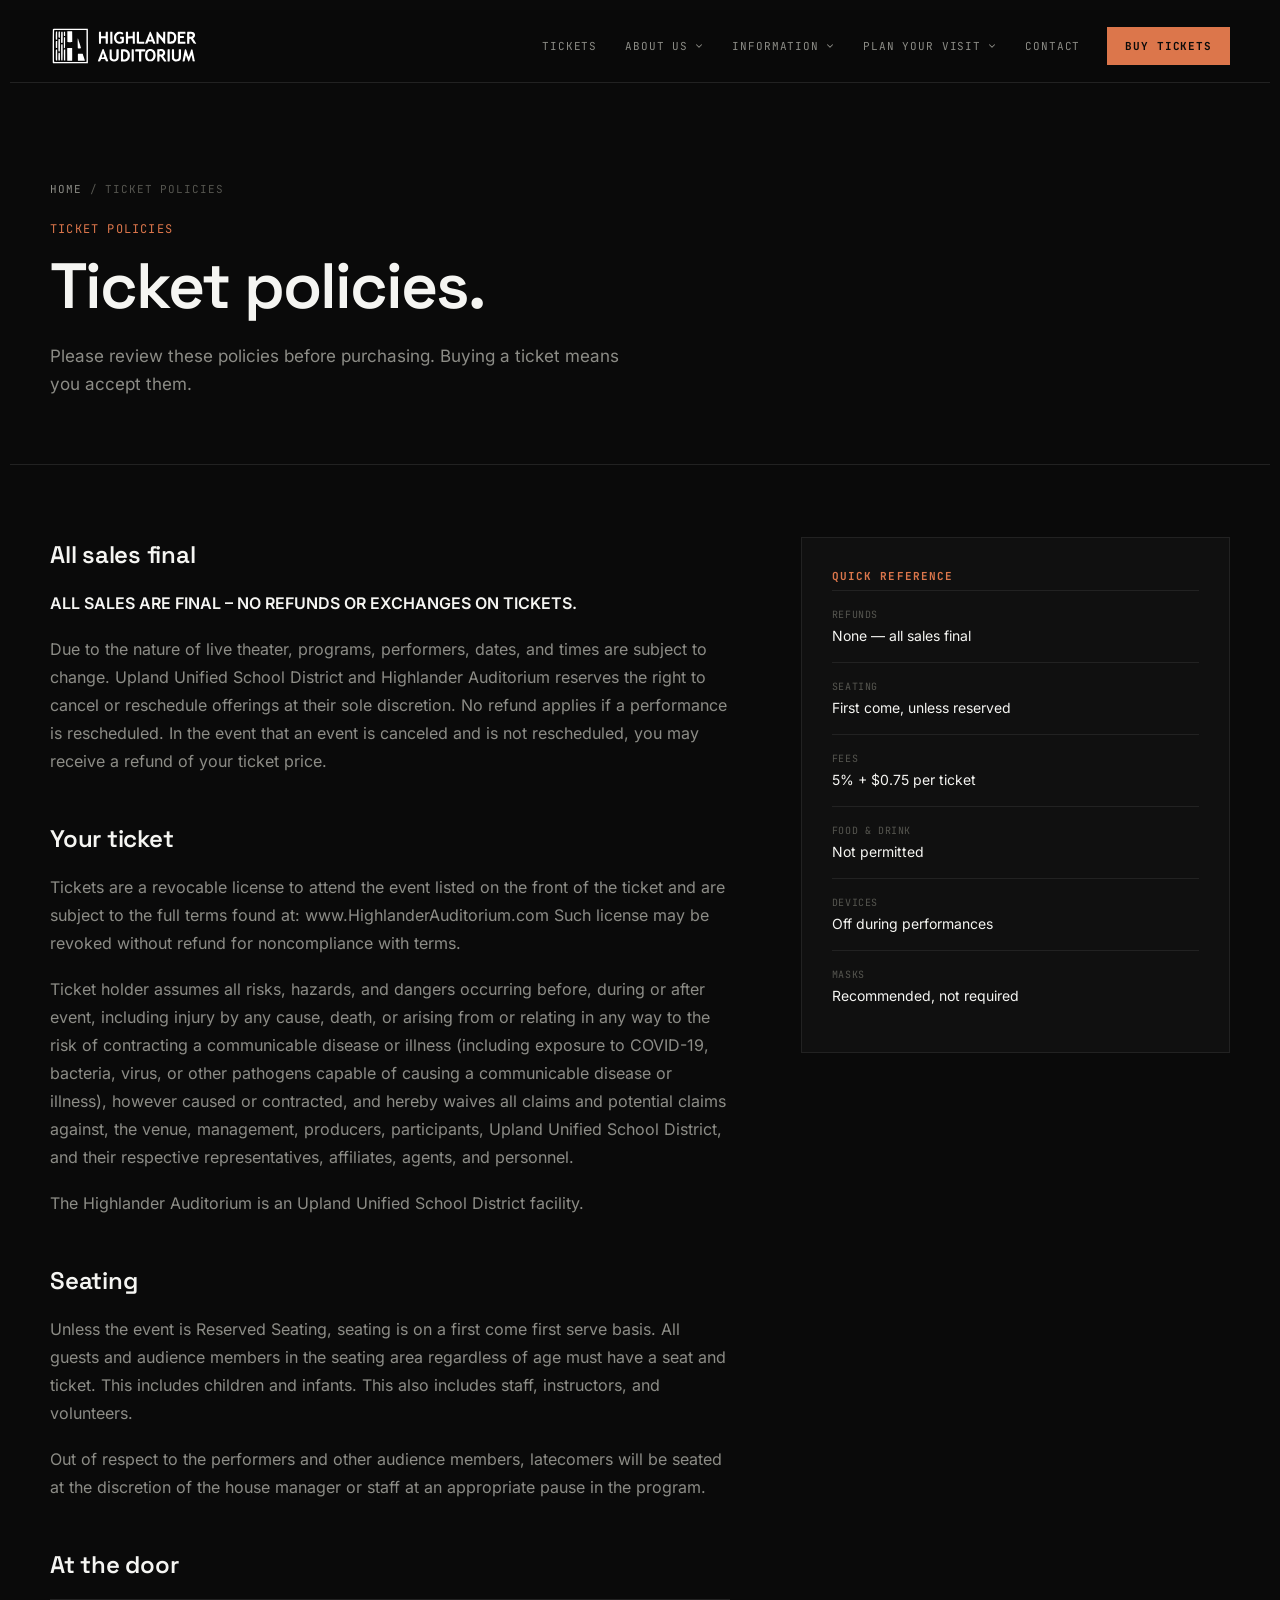
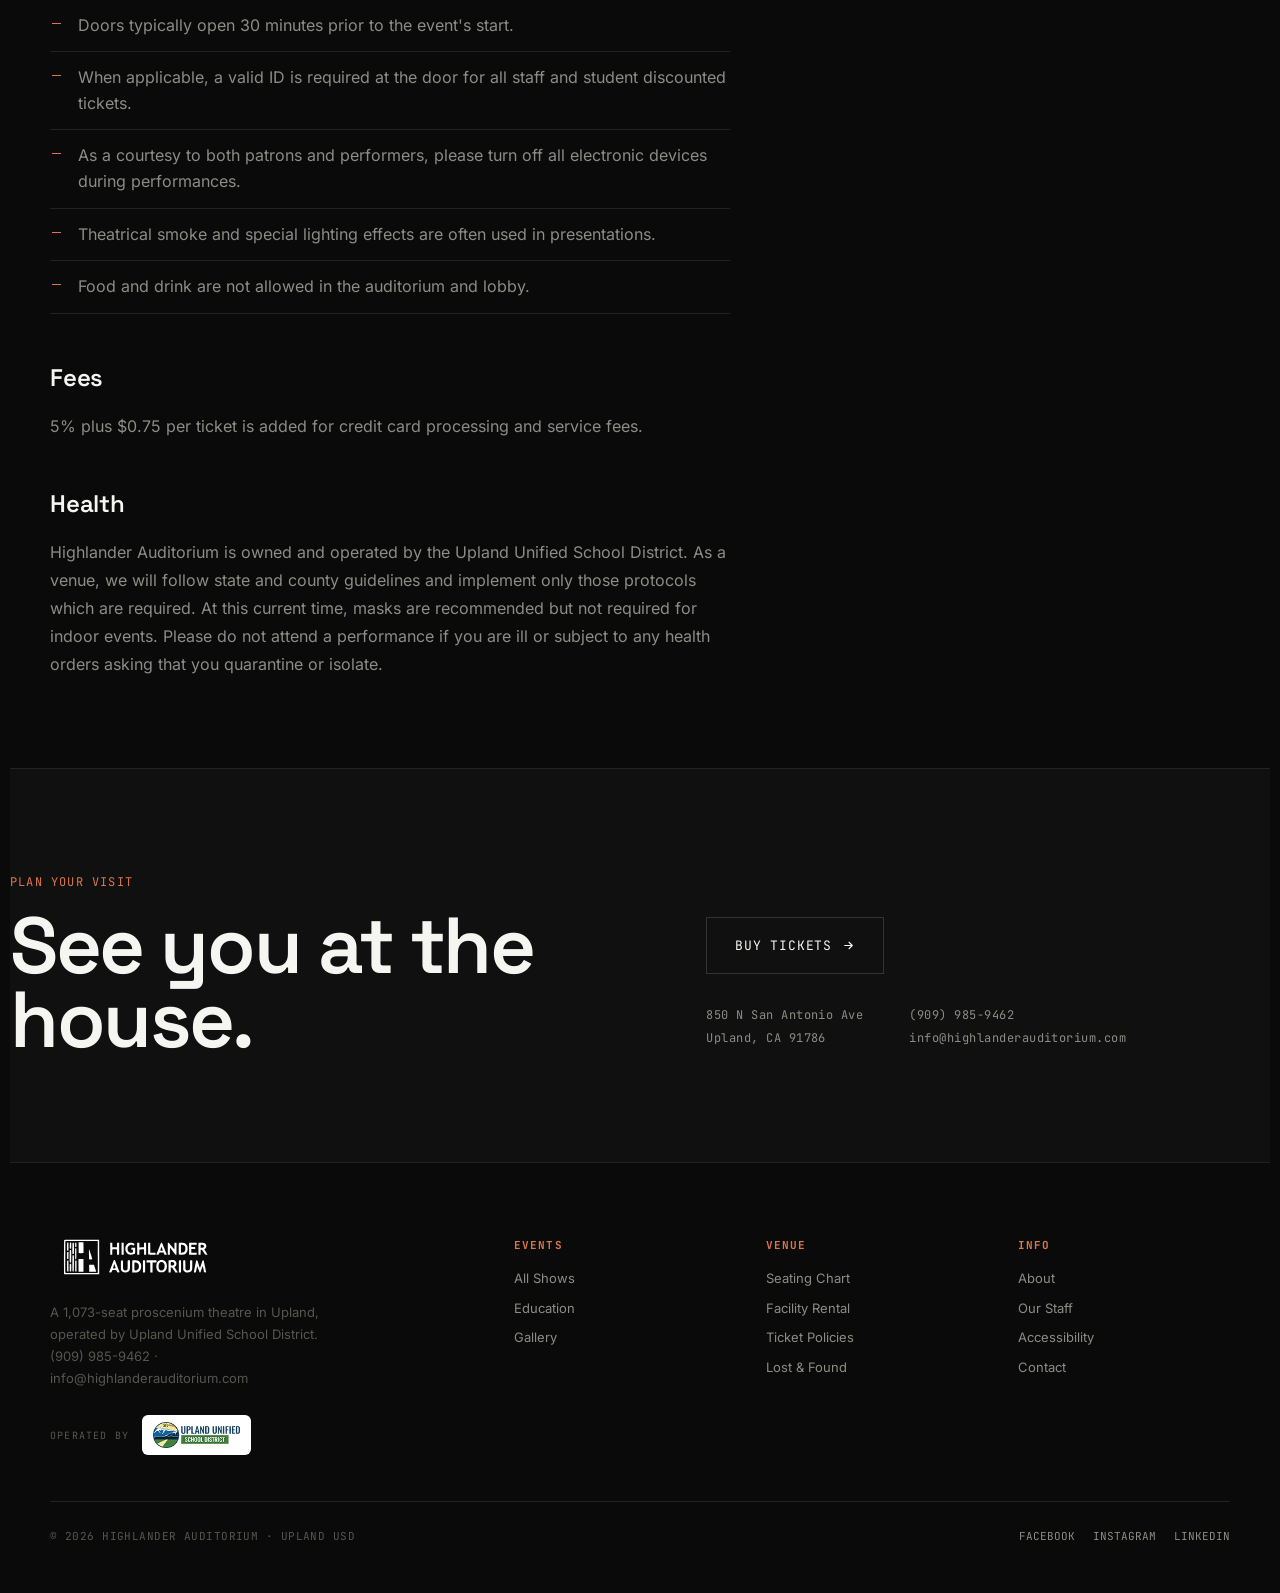
<file: ticket-policies/index.html>
<!DOCTYPE html>
<html lang="en">
<head>
<meta charset="UTF-8">
<meta name="viewport" content="width=device-width, initial-scale=1.0">
<title>Ticket Policies — Highlander Auditorium</title>
<link rel="icon" type="image/jpeg" href="/assets/img/favicon.jpg" sizes="any">
<link rel="apple-touch-icon" href="/assets/img/apple-touch-icon.jpg">
<meta name="description" content="All sales are final. Seating, late-seating, fees, food and drink, devices, and health policies for Highlander Auditorium events.">
<meta name="theme-color" content="#0A0A0A">
<link rel="canonical" href="https://www.highlanderauditorium.com/ticket-policies/">
<meta property="og:type" content="website">
<meta property="og:site_name" content="Highlander Auditorium">
<meta property="og:title" content="Ticket Policies — Highlander Auditorium">
<meta property="og:description" content="All sales are final. Seating, late-seating, fees, food and drink, devices, and health policies for Highlander Auditorium events.">
<meta property="og:image" content="https://www.highlanderauditorium.com/assets/img/hero.jpg">
<link rel="preload" href="/assets/fonts/spacegrotesk.woff2" as="font" type="font/woff2" crossorigin>
<link rel="preload" href="/assets/fonts/inter.woff2" as="font" type="font/woff2" crossorigin>
<link rel="stylesheet" href="/assets/css/site.css">
</head>
<body>
<a class="skip" href="#main">Skip to content</a>
<header><div class="wrap hd">
  <a class="logo" href="/" aria-label="Highlander Auditorium home"><svg class="logo-svg" width="173" height="46" viewBox="0 0 173 46" role="img" aria-label="Highlander Auditorium"><use href="/assets/ha-logo.svg#ha-logo"/></svg></a>
  <nav>
    <a href="/tickets/">Tickets</a>
    <div class="nav-group">
      <button class="nav-top" aria-expanded="false" aria-controls="menu-about">About Us <svg class="chev" width="10" height="10" viewBox="0 0 24 24" fill="none" stroke="currentColor" stroke-width="2.5" stroke-linecap="round" stroke-linejoin="round" aria-hidden="true"><path d="M6 9l6 6 6-6"/></svg></button>
      <ul class="nav-menu" id="menu-about">
        <li><a href="/about/">Our Philosophy</a></li>
        <li><a href="/about/staff/">Our Staff</a></li>
      </ul>
    </div>
    <div class="nav-group">
      <button class="nav-top" aria-expanded="false" aria-controls="menu-info">Information <svg class="chev" width="10" height="10" viewBox="0 0 24 24" fill="none" stroke="currentColor" stroke-width="2.5" stroke-linecap="round" stroke-linejoin="round" aria-hidden="true"><path d="M6 9l6 6 6-6"/></svg></button>
      <ul class="nav-menu" id="menu-info">
        <li><a href="/seating-chart/">Seating Chart</a></li>
        <li><a href="/lost/">Lost &amp; Found</a></li>
        <li><a href="/gallery/">Gallery</a></li>
        <li><a href="/edu/">Edu Events</a></li>
        <li><a href="/ticket-policies/">Ticket Policies</a></li>
      </ul>
    </div>
    <div class="nav-group">
      <button class="nav-top" aria-expanded="false" aria-controls="menu-visit">Plan Your Visit <svg class="chev" width="10" height="10" viewBox="0 0 24 24" fill="none" stroke="currentColor" stroke-width="2.5" stroke-linecap="round" stroke-linejoin="round" aria-hidden="true"><path d="M6 9l6 6 6-6"/></svg></button>
      <ul class="nav-menu" id="menu-visit">
        <li><a href="/visit/">Directions &amp; Parking</a></li>
        <li><a href="/visit/accessibility/">Accessibility</a></li>
        <li><a href="/visit/#wx">Current Weather</a></li>
      </ul>
    </div>
    <a href="/contact/">Contact</a>
    <a class="buy" href="/tickets/">Buy Tickets</a>
  </nav>
  <button class="burger" aria-label="Menu">MENU</button>
</div></header>
<main id="main">
<section class="page-hero"><div class="wrap">
    <div class="crumb"><a href="/">Home</a> / Ticket Policies</div>
    <div class="qnum">TICKET POLICIES</div>
    <h1>Ticket policies.</h1>
    <p class="lede">Please review these policies before purchasing. Buying a ticket means you accept them.</p>
  </div></section>
  <section class="page-body"><div class="wrap"><div class="grid2">
    <div class="prose">
      <h2>All sales final</h2>
      <p><strong>ALL SALES ARE FINAL &ndash; NO REFUNDS OR EXCHANGES ON TICKETS.</strong></p>
      <p>Due to the nature of live theater, programs, performers, dates, and times are subject to change. Upland Unified School District and Highlander Auditorium reserves the right to cancel or reschedule offerings at their sole discretion. No refund applies if a performance is rescheduled. In the event that an event is canceled and is not rescheduled, you may receive a refund of your ticket price.</p>
      <h2>Your ticket</h2>
      <p>Tickets are a revocable license to attend the event listed on the front of the ticket and are subject to the full terms found at: www.HighlanderAuditorium.com Such license may be revoked without refund for noncompliance with terms.</p>
      <p>Ticket holder assumes all risks, hazards, and dangers occurring before, during or after event, including injury by any cause, death, or arising from or relating in any way to the risk of contracting a communicable disease or illness (including exposure to COVID-19, bacteria, virus, or other pathogens capable of causing a communicable disease or illness), however caused or contracted, and hereby waives all claims and potential claims against, the venue, management, producers, participants, Upland Unified School District, and their respective representatives, affiliates, agents, and personnel.</p>
      <p>The Highlander Auditorium is an Upland Unified School District facility.</p>
      <h2>Seating</h2>
      <p>Unless the event is Reserved Seating, seating is on a first come first serve basis. All guests and audience members in the seating area regardless of age must have a seat and ticket. This includes children and infants. This also includes staff, instructors, and volunteers.</p>
      <p>Out of respect to the performers and other audience members, latecomers will be seated at the discretion of the house manager or staff at an appropriate pause in the program.</p>
      <h2>At the door</h2>
      <ul>
        <li>Doors typically open 30 minutes prior to the event's start.</li>
        <li>When applicable, a valid ID is required at the door for all staff and student discounted tickets.</li>
        <li>As a courtesy to both patrons and performers, please turn off all electronic devices during performances.</li>
        <li>Theatrical smoke and special lighting effects are often used in presentations.</li>
        <li>Food and drink are not allowed in the auditorium and lobby.</li>
      </ul>
      <h2>Fees</h2>
      <p>5% plus $0.75 per ticket is added for credit card processing and service fees.</p>
      <h2>Health</h2>
      <p>Highlander Auditorium is owned and operated by the Upland Unified School District. As a venue, we will follow state and county guidelines and implement only those protocols which are required. At this current time, masks are recommended but not required for indoor events. Please do not attend a performance if you are ill or subject to any health orders asking that you quarantine or isolate.</p>
    </div>
    <aside class="aside">
      <h3>Quick reference</h3>
      <div class="row"><span>Refunds</span>None — all sales final</div>
      <div class="row"><span>Seating</span>First come, unless reserved</div>
      <div class="row"><span>Fees</span>5% + $0.75 per ticket</div>
      <div class="row"><span>Food &amp; drink</span>Not permitted</div>
      <div class="row"><span>Devices</span>Off during performances</div>
      <div class="row"><span>Masks</span>Recommended, not required</div>
    </aside>
  </div></div></section>
</main>
<footer>
  <div class="foot-cta"><div class="wrap fcta-in">
    <div class="fcta-lead">
      <div class="qnum">PLAN YOUR VISIT</div>
      <h2>See you at the house.</h2>
    </div>
    <div class="fcta-side">
      <a class="btn" href="/tickets/">Buy Tickets <svg width="13" height="13" viewBox="0 0 24 24" fill="none" stroke="currentColor" stroke-width="2" stroke-linecap="round" stroke-linejoin="round"><path d="M5 12h14M13 6l6 6-6 6"/></svg></a>
      <div class="fcta-meta mono">
        <div>850 N San Antonio Ave<br>Upland, CA 91786</div>
        <div><a href="tel:+19099859462">(909) 985-9462</a><br><a href="mailto:info@highlanderauditorium.com">info@highlanderauditorium.com</a></div>
      </div>
    </div>
  </div></div>
  <div class="wrap">
  <div class="ft">
    <div class="fb"><svg class="logo-svg" width="173" height="46" viewBox="0 0 173 46" role="img" aria-label="Highlander Auditorium"><use href="/assets/ha-logo.svg#ha-logo"/></svg><p>A 1,073-seat proscenium theatre in Upland, operated by Upland Unified School District.<br><a href="tel:+19099859462">(909) 985-9462</a> &middot; <a href="mailto:info@highlanderauditorium.com">info@highlanderauditorium.com</a></p>
      <a class="uusd" href="https://www.upland.k12.ca.us/" target="_blank" rel="noopener"><span class="uusd-lbl">Operated by</span><img src="/assets/img/UUSD_Logo_Horizontal-150px.png" width="150" height="45" alt="Upland Unified School District" loading="lazy"></a></div>
    <div class="fc"><h4>Events</h4>
      <a href="/tickets/">All Shows</a>
      <a href="/edu/">Education</a>
      <a href="/gallery/">Gallery</a></div>
    <div class="fc"><h4>Venue</h4>
      <a href="/seating-chart/">Seating Chart</a>
      <a href="/rentals/">Facility Rental</a>
      <a href="/ticket-policies/">Ticket Policies</a>
      <a href="/lost/">Lost &amp; Found</a></div>
    <div class="fc"><h4>Info</h4>
      <a href="/about/">About</a>
      <a href="/about/staff/">Our Staff</a>
      <a href="/visit/accessibility/">Accessibility</a>
      <a href="/contact/">Contact</a></div>
  </div>
  <div class="fbot">
    <div class="c">&copy; 2026 HIGHLANDER AUDITORIUM &middot; UPLAND USD</div>
    <div class="fs">
      <a href="https://facebook.com/highlander.auditorium">Facebook</a>
      <a href="https://www.instagram.com/highlander.auditorium">Instagram</a>
      <a href="https://www.linkedin.com/company/highlander-auditorium">LinkedIn</a>
    </div>
  </div>
</div></footer>
<script src="/assets/js/site.js" defer></script>
</body>
</html>
</file>
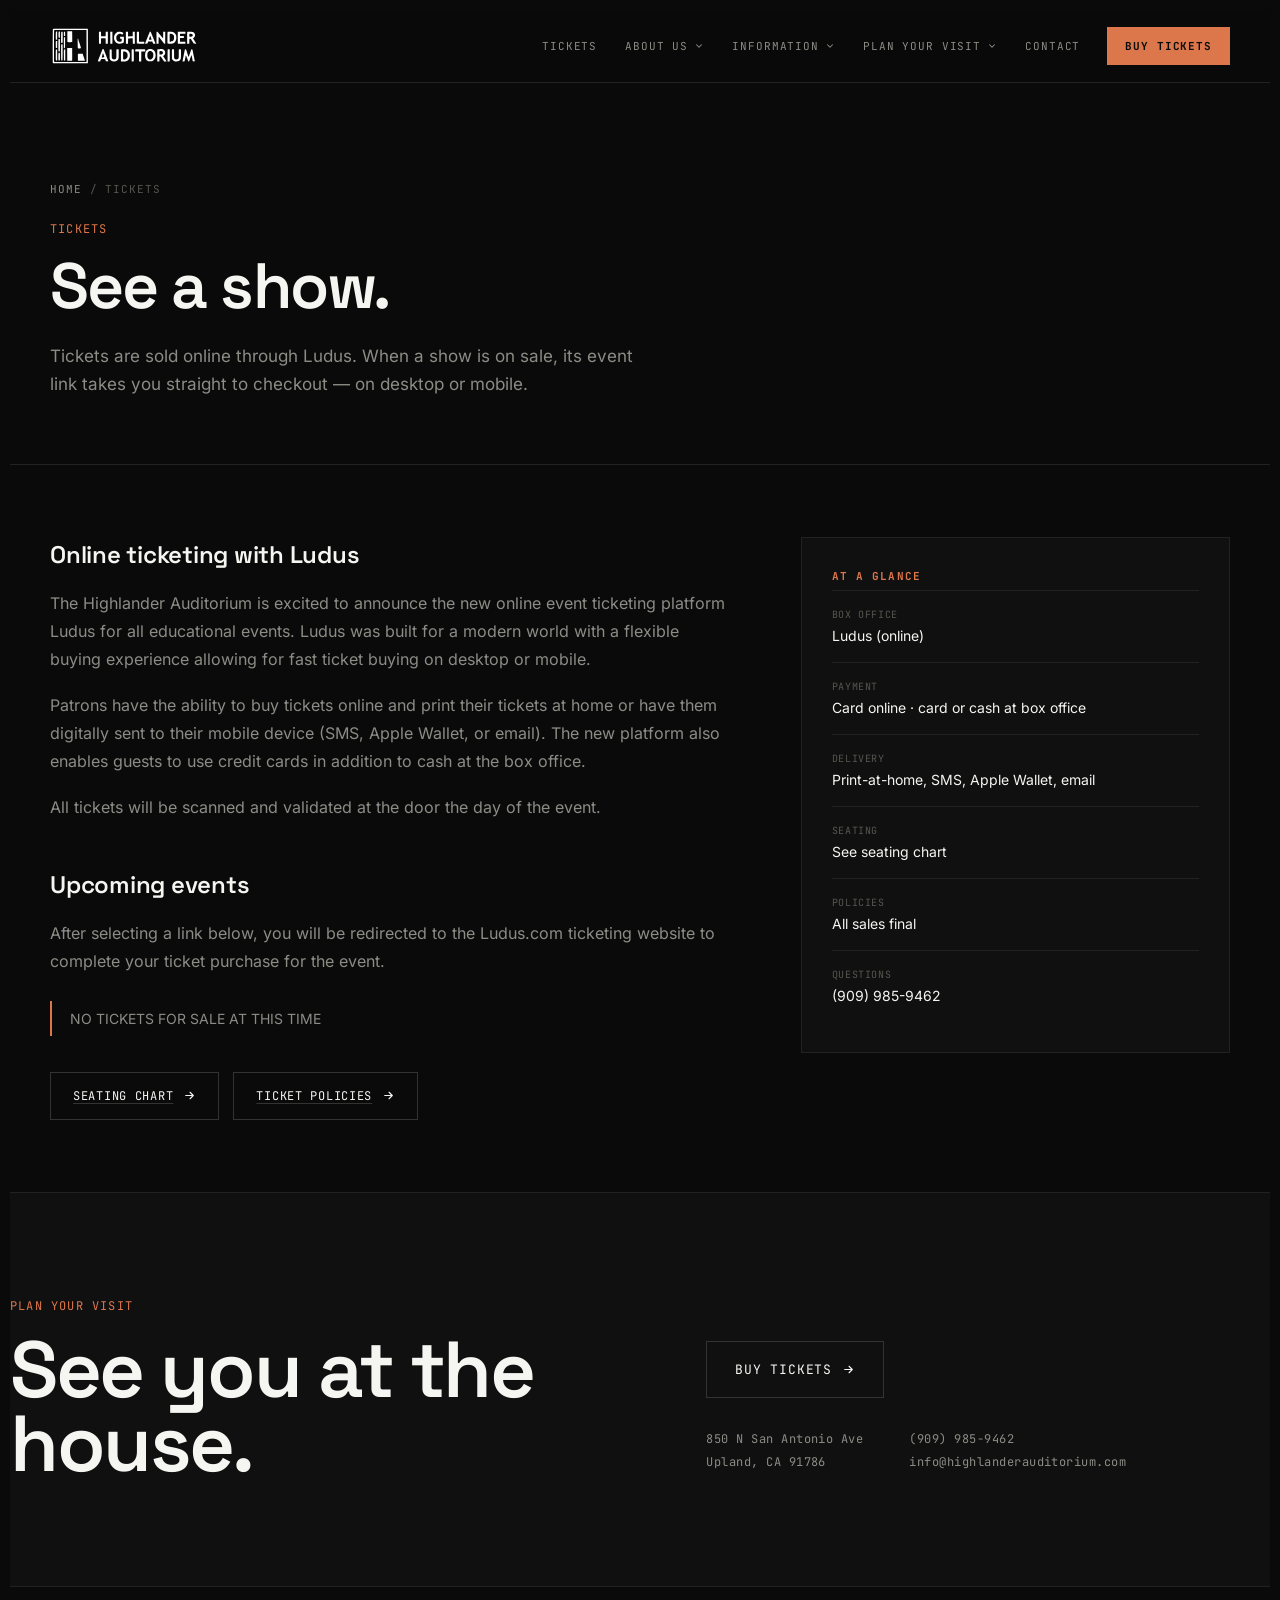
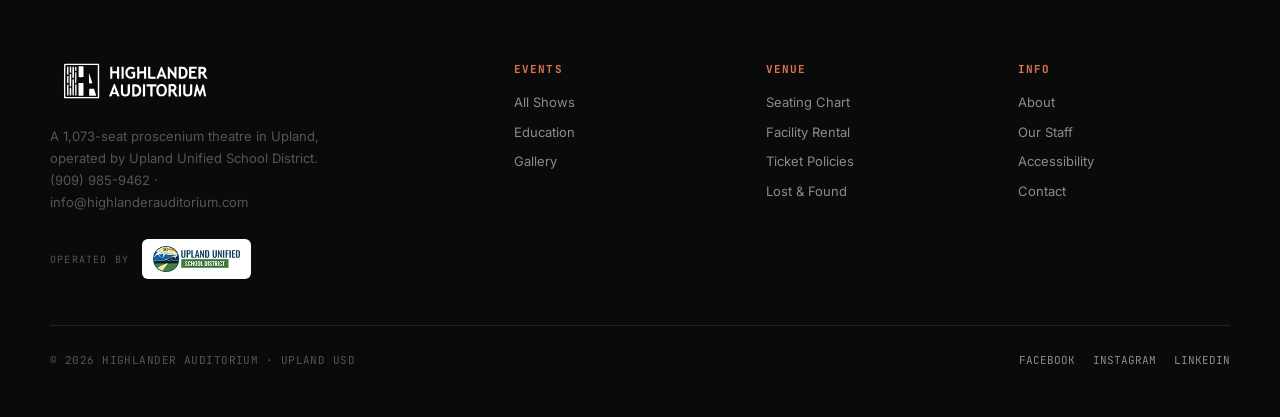
<file: tickets/index.html>
<!DOCTYPE html>
<html lang="en">
<head>
<meta charset="UTF-8">
<meta name="viewport" content="width=device-width, initial-scale=1.0">
<title>Tickets — Highlander Auditorium</title>
<link rel="icon" type="image/jpeg" href="/assets/img/favicon.jpg" sizes="any">
<link rel="apple-touch-icon" href="/assets/img/apple-touch-icon.jpg">
<meta name="description" content="Tickets for Highlander Auditorium events are sold online through Ludus. Buy on desktop or mobile; print at home or receive digital tickets.">
<meta name="theme-color" content="#0A0A0A">
<link rel="canonical" href="https://www.highlanderauditorium.com/tickets/">
<meta property="og:type" content="website">
<meta property="og:site_name" content="Highlander Auditorium">
<meta property="og:title" content="Tickets — Highlander Auditorium">
<meta property="og:description" content="Tickets for Highlander Auditorium events are sold online through Ludus. Buy on desktop or mobile; print at home or receive digital tickets.">
<meta property="og:image" content="https://www.highlanderauditorium.com/assets/img/hero.jpg">
<link rel="preload" href="/assets/fonts/spacegrotesk.woff2" as="font" type="font/woff2" crossorigin>
<link rel="preload" href="/assets/fonts/inter.woff2" as="font" type="font/woff2" crossorigin>
<link rel="stylesheet" href="/assets/css/site.css">
</head>
<body>
<a class="skip" href="#main">Skip to content</a>
<header><div class="wrap hd">
  <a class="logo" href="/" aria-label="Highlander Auditorium home"><svg class="logo-svg" width="173" height="46" viewBox="0 0 173 46" role="img" aria-label="Highlander Auditorium"><use href="/assets/ha-logo.svg#ha-logo"/></svg></a>
  <nav>
    <a href="/tickets/">Tickets</a>
    <div class="nav-group">
      <button class="nav-top" aria-expanded="false" aria-controls="menu-about">About Us <svg class="chev" width="10" height="10" viewBox="0 0 24 24" fill="none" stroke="currentColor" stroke-width="2.5" stroke-linecap="round" stroke-linejoin="round" aria-hidden="true"><path d="M6 9l6 6 6-6"/></svg></button>
      <ul class="nav-menu" id="menu-about">
        <li><a href="/about/">Our Philosophy</a></li>
        <li><a href="/about/staff/">Our Staff</a></li>
      </ul>
    </div>
    <div class="nav-group">
      <button class="nav-top" aria-expanded="false" aria-controls="menu-info">Information <svg class="chev" width="10" height="10" viewBox="0 0 24 24" fill="none" stroke="currentColor" stroke-width="2.5" stroke-linecap="round" stroke-linejoin="round" aria-hidden="true"><path d="M6 9l6 6 6-6"/></svg></button>
      <ul class="nav-menu" id="menu-info">
        <li><a href="/seating-chart/">Seating Chart</a></li>
        <li><a href="/lost/">Lost &amp; Found</a></li>
        <li><a href="/gallery/">Gallery</a></li>
        <li><a href="/edu/">Edu Events</a></li>
        <li><a href="/ticket-policies/">Ticket Policies</a></li>
      </ul>
    </div>
    <div class="nav-group">
      <button class="nav-top" aria-expanded="false" aria-controls="menu-visit">Plan Your Visit <svg class="chev" width="10" height="10" viewBox="0 0 24 24" fill="none" stroke="currentColor" stroke-width="2.5" stroke-linecap="round" stroke-linejoin="round" aria-hidden="true"><path d="M6 9l6 6 6-6"/></svg></button>
      <ul class="nav-menu" id="menu-visit">
        <li><a href="/visit/">Directions &amp; Parking</a></li>
        <li><a href="/visit/accessibility/">Accessibility</a></li>
        <li><a href="/visit/#wx">Current Weather</a></li>
      </ul>
    </div>
    <a href="/contact/">Contact</a>
    <a class="buy" href="/tickets/">Buy Tickets</a>
  </nav>
  <button class="burger" aria-label="Menu">MENU</button>
</div></header>
<main id="main">
<section class="page-hero"><div class="wrap">
    <div class="crumb"><a href="/">Home</a> / Tickets</div>
    <div class="qnum">TICKETS</div>
    <h1>See a show.</h1>
    <p class="lede">Tickets are sold online through Ludus. When a show is on sale, its event link takes you straight to checkout — on desktop or mobile.</p>
  </div></section>
  <section class="page-body"><div class="wrap"><div class="grid2">
    <div class="prose">
      <h2>Online ticketing with Ludus</h2>
      <p>The Highlander Auditorium is excited to announce the new online event ticketing platform Ludus for all educational events. Ludus was built for a modern world with a flexible buying experience allowing for fast ticket buying on desktop or mobile.</p>
      <p>Patrons have the ability to buy tickets online and print their tickets at home or have them digitally sent to their mobile device (SMS, Apple Wallet, or email). The new platform also enables guests to use credit cards in addition to cash at the box office.</p>
      <p>All tickets will be scanned and validated at the door the day of the event.</p>
      <h2>Upcoming events</h2>
      <p>After selecting a link below, you will be redirected to the Ludus.com ticketing website to complete your ticket purchase for the event.</p>
      <div class="note">NO TICKETS FOR SALE AT THIS TIME</div>
      <div class="pcta">
        <a class="btn" href="/seating-chart/">Seating chart <svg width="13" height="13" viewBox="0 0 24 24" fill="none" stroke="currentColor" stroke-width="2" stroke-linecap="round" stroke-linejoin="round"><path d="M5 12h14M13 6l6 6-6 6"/></svg></a>
        <a class="btn" href="/ticket-policies/">Ticket policies <svg width="13" height="13" viewBox="0 0 24 24" fill="none" stroke="currentColor" stroke-width="2" stroke-linecap="round" stroke-linejoin="round"><path d="M5 12h14M13 6l6 6-6 6"/></svg></a>
      </div>
    </div>
    <aside class="aside">
      <h3>At a glance</h3>
      <div class="row"><span>Box office</span>Ludus (online)</div>
      <div class="row"><span>Payment</span>Card online &middot; card or cash at box office</div>
      <div class="row"><span>Delivery</span>Print-at-home, SMS, Apple Wallet, email</div>
      <div class="row"><span>Seating</span><a href="/seating-chart/">See seating chart</a></div>
      <div class="row"><span>Policies</span><a href="/ticket-policies/">All sales final</a></div>
      <div class="row"><span>Questions</span><a href="tel:+19099859462">(909) 985-9462</a></div>
    </aside>
  </div></div></section>
</main>
<footer>
  <div class="foot-cta"><div class="wrap fcta-in">
    <div class="fcta-lead">
      <div class="qnum">PLAN YOUR VISIT</div>
      <h2>See you at the house.</h2>
    </div>
    <div class="fcta-side">
      <a class="btn" href="/tickets/">Buy Tickets <svg width="13" height="13" viewBox="0 0 24 24" fill="none" stroke="currentColor" stroke-width="2" stroke-linecap="round" stroke-linejoin="round"><path d="M5 12h14M13 6l6 6-6 6"/></svg></a>
      <div class="fcta-meta mono">
        <div>850 N San Antonio Ave<br>Upland, CA 91786</div>
        <div><a href="tel:+19099859462">(909) 985-9462</a><br><a href="mailto:info@highlanderauditorium.com">info@highlanderauditorium.com</a></div>
      </div>
    </div>
  </div></div>
  <div class="wrap">
  <div class="ft">
    <div class="fb"><svg class="logo-svg" width="173" height="46" viewBox="0 0 173 46" role="img" aria-label="Highlander Auditorium"><use href="/assets/ha-logo.svg#ha-logo"/></svg><p>A 1,073-seat proscenium theatre in Upland, operated by Upland Unified School District.<br><a href="tel:+19099859462">(909) 985-9462</a> &middot; <a href="mailto:info@highlanderauditorium.com">info@highlanderauditorium.com</a></p>
      <a class="uusd" href="https://www.upland.k12.ca.us/" target="_blank" rel="noopener"><span class="uusd-lbl">Operated by</span><img src="/assets/img/UUSD_Logo_Horizontal-150px.png" width="150" height="45" alt="Upland Unified School District" loading="lazy"></a></div>
    <div class="fc"><h4>Events</h4>
      <a href="/tickets/">All Shows</a>
      <a href="/edu/">Education</a>
      <a href="/gallery/">Gallery</a></div>
    <div class="fc"><h4>Venue</h4>
      <a href="/seating-chart/">Seating Chart</a>
      <a href="/rentals/">Facility Rental</a>
      <a href="/ticket-policies/">Ticket Policies</a>
      <a href="/lost/">Lost &amp; Found</a></div>
    <div class="fc"><h4>Info</h4>
      <a href="/about/">About</a>
      <a href="/about/staff/">Our Staff</a>
      <a href="/visit/accessibility/">Accessibility</a>
      <a href="/contact/">Contact</a></div>
  </div>
  <div class="fbot">
    <div class="c">&copy; 2026 HIGHLANDER AUDITORIUM &middot; UPLAND USD</div>
    <div class="fs">
      <a href="https://facebook.com/highlander.auditorium">Facebook</a>
      <a href="https://www.instagram.com/highlander.auditorium">Instagram</a>
      <a href="https://www.linkedin.com/company/highlander-auditorium">LinkedIn</a>
    </div>
  </div>
</div></footer>
<script src="/assets/js/site.js" defer></script>
</body>
</html>
</file>
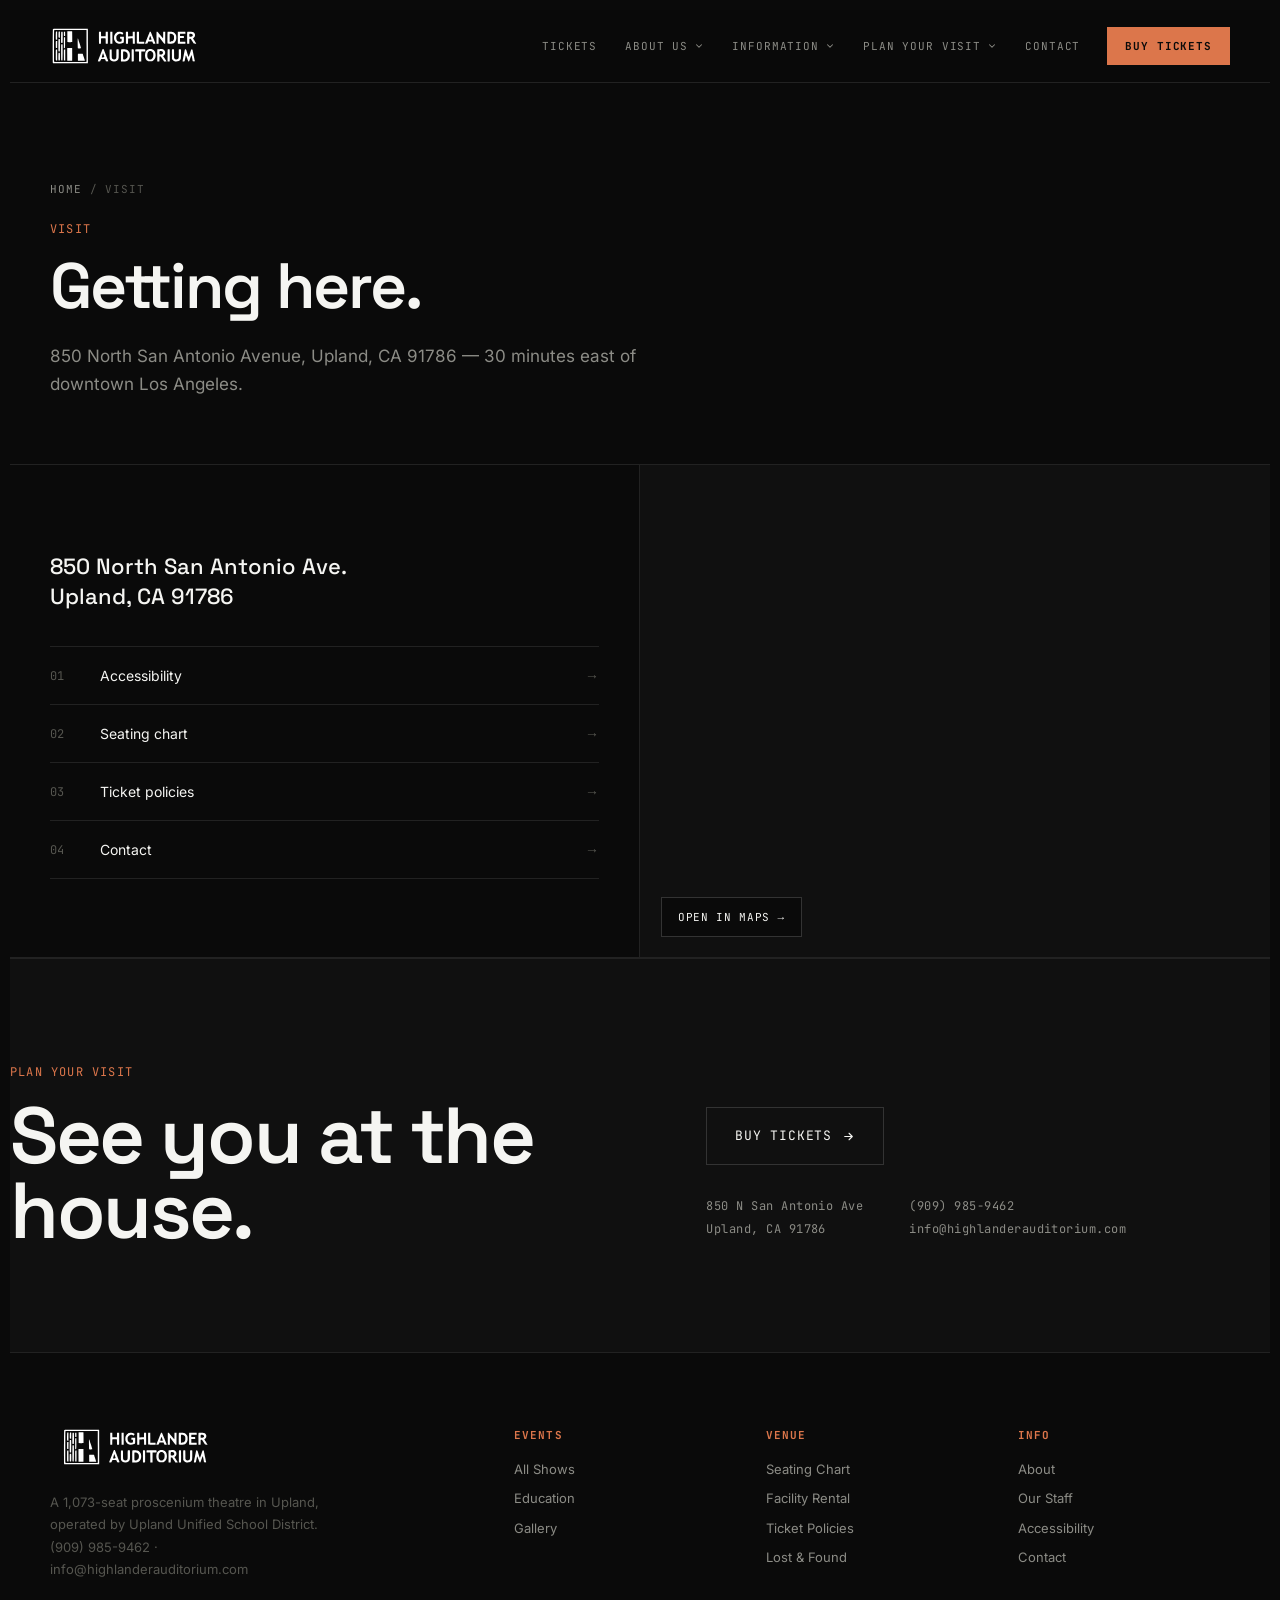
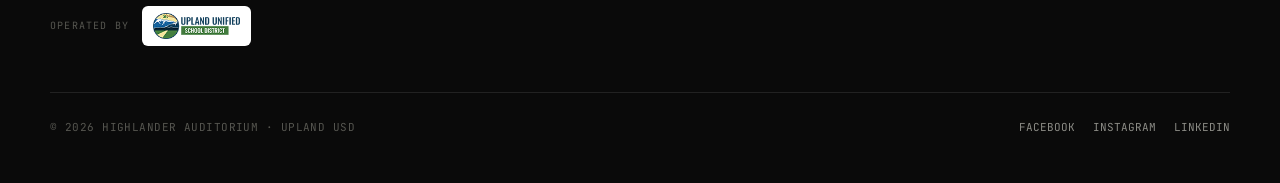
<file: visit/index.html>
<!DOCTYPE html>
<html lang="en">
<head>
<meta charset="UTF-8">
<meta name="viewport" content="width=device-width, initial-scale=1.0">
<title>Visit — Highlander Auditorium</title>
<link rel="icon" type="image/jpeg" href="/assets/img/favicon.jpg" sizes="any">
<link rel="apple-touch-icon" href="/assets/img/apple-touch-icon.jpg">
<meta name="description" content="Highlander Auditorium is at 850 North San Antonio Avenue, Upland, CA 91786 — 30 minutes east of downtown Los Angeles.">
<meta name="theme-color" content="#0A0A0A">
<link rel="canonical" href="https://www.highlanderauditorium.com/visit/directions/">
<meta property="og:type" content="website">
<meta property="og:site_name" content="Highlander Auditorium">
<meta property="og:title" content="Visit — Highlander Auditorium">
<meta property="og:description" content="Highlander Auditorium is at 850 North San Antonio Avenue, Upland, CA 91786 — 30 minutes east of downtown Los Angeles.">
<meta property="og:image" content="https://www.highlanderauditorium.com/assets/img/hero.jpg">
<link rel="preload" href="/assets/fonts/spacegrotesk.woff2" as="font" type="font/woff2" crossorigin>
<link rel="preload" href="/assets/fonts/inter.woff2" as="font" type="font/woff2" crossorigin>
<link rel="stylesheet" href="/assets/css/site.css">
</head>
<body>
<a class="skip" href="#main">Skip to content</a>
<header><div class="wrap hd">
  <a class="logo" href="/" aria-label="Highlander Auditorium home"><svg class="logo-svg" width="173" height="46" viewBox="0 0 173 46" role="img" aria-label="Highlander Auditorium"><use href="/assets/ha-logo.svg#ha-logo"/></svg></a>
  <nav>
    <a href="/tickets/">Tickets</a>
    <div class="nav-group">
      <button class="nav-top" aria-expanded="false" aria-controls="menu-about">About Us <svg class="chev" width="10" height="10" viewBox="0 0 24 24" fill="none" stroke="currentColor" stroke-width="2.5" stroke-linecap="round" stroke-linejoin="round" aria-hidden="true"><path d="M6 9l6 6 6-6"/></svg></button>
      <ul class="nav-menu" id="menu-about">
        <li><a href="/about/">Our Philosophy</a></li>
        <li><a href="/about/staff/">Our Staff</a></li>
      </ul>
    </div>
    <div class="nav-group">
      <button class="nav-top" aria-expanded="false" aria-controls="menu-info">Information <svg class="chev" width="10" height="10" viewBox="0 0 24 24" fill="none" stroke="currentColor" stroke-width="2.5" stroke-linecap="round" stroke-linejoin="round" aria-hidden="true"><path d="M6 9l6 6 6-6"/></svg></button>
      <ul class="nav-menu" id="menu-info">
        <li><a href="/seating-chart/">Seating Chart</a></li>
        <li><a href="/lost/">Lost &amp; Found</a></li>
        <li><a href="/gallery/">Gallery</a></li>
        <li><a href="/edu/">Edu Events</a></li>
        <li><a href="/ticket-policies/">Ticket Policies</a></li>
      </ul>
    </div>
    <div class="nav-group">
      <button class="nav-top" aria-expanded="false" aria-controls="menu-visit">Plan Your Visit <svg class="chev" width="10" height="10" viewBox="0 0 24 24" fill="none" stroke="currentColor" stroke-width="2.5" stroke-linecap="round" stroke-linejoin="round" aria-hidden="true"><path d="M6 9l6 6 6-6"/></svg></button>
      <ul class="nav-menu" id="menu-visit">
        <li><a href="/visit/">Directions &amp; Parking</a></li>
        <li><a href="/visit/accessibility/">Accessibility</a></li>
        <li><a href="/visit/#wx">Current Weather</a></li>
      </ul>
    </div>
    <a href="/contact/">Contact</a>
    <a class="buy" href="/tickets/">Buy Tickets</a>
  </nav>
  <button class="burger" aria-label="Menu">MENU</button>
</div></header>
<main id="main">
<section class="page-hero"><div class="wrap">
    <div class="crumb"><a href="/">Home</a> / Visit</div>
    <div class="qnum">VISIT</div>
    <h1>Getting here.</h1>
    <p class="lede">850 North San Antonio Avenue, Upland, CA 91786 — 30 minutes east of downtown Los Angeles.</p>
  </div></section>
  <section class="sec"><div class="visit">
    <div class="visit-info">
      <div class="addr">850 North San Antonio Ave.<br>Upland, CA 91786</div>
      <a class="vrow" href="/visit/accessibility/"><span class="n">01</span> Accessibility <span class="arr">&rarr;</span></a>
      <a class="vrow" href="/seating-chart/"><span class="n">02</span> Seating chart <span class="arr">&rarr;</span></a>
      <a class="vrow" href="/ticket-policies/"><span class="n">03</span> Ticket policies <span class="arr">&rarr;</span></a>
      <a class="vrow" href="/contact/"><span class="n">04</span> Contact <span class="arr">&rarr;</span></a>
      <div class="wx" id="wx" hidden aria-live="polite">
        <div class="wx-loc mono">Upland, CA &mdash; now</div>
        <div class="wx-main"><span class="wx-temp" id="wx-temp"></span><span class="wx-cond mono" id="wx-cond"></span></div>
        <div class="wx-hilo mono" id="wx-hilo"></div>
      </div>
    </div>
    <div class="visit-map">
      <iframe src="https://maps.google.com/maps?q=Highlander%20Auditorium%2C%20850%20N%20San%20Antonio%20Ave.%20Upland%2C%20CA%2091786&t=m&z=15&output=embed" allowfullscreen loading="lazy" referrerpolicy="no-referrer-when-downgrade" title="Map to Highlander Auditorium, 850 N San Antonio Ave, Upland CA"></iframe>
      <a class="pin" href="https://www.google.com/maps/dir/?api=1&destination=Highlander+Auditorium%2C+850+N+San+Antonio+Ave%2C+Upland+CA+91786" target="_blank" rel="noopener">Open in Maps &rarr;</a>
    </div>
  </div></section>
</main>
<footer>
  <div class="foot-cta"><div class="wrap fcta-in">
    <div class="fcta-lead">
      <div class="qnum">PLAN YOUR VISIT</div>
      <h2>See you at the house.</h2>
    </div>
    <div class="fcta-side">
      <a class="btn" href="/tickets/">Buy Tickets <svg width="13" height="13" viewBox="0 0 24 24" fill="none" stroke="currentColor" stroke-width="2" stroke-linecap="round" stroke-linejoin="round"><path d="M5 12h14M13 6l6 6-6 6"/></svg></a>
      <div class="fcta-meta mono">
        <div>850 N San Antonio Ave<br>Upland, CA 91786</div>
        <div><a href="tel:+19099859462">(909) 985-9462</a><br><a href="mailto:info@highlanderauditorium.com">info@highlanderauditorium.com</a></div>
      </div>
    </div>
  </div></div>
  <div class="wrap">
  <div class="ft">
    <div class="fb"><svg class="logo-svg" width="173" height="46" viewBox="0 0 173 46" role="img" aria-label="Highlander Auditorium"><use href="/assets/ha-logo.svg#ha-logo"/></svg><p>A 1,073-seat proscenium theatre in Upland, operated by Upland Unified School District.<br><a href="tel:+19099859462">(909) 985-9462</a> &middot; <a href="mailto:info@highlanderauditorium.com">info@highlanderauditorium.com</a></p>
      <a class="uusd" href="https://www.upland.k12.ca.us/" target="_blank" rel="noopener"><span class="uusd-lbl">Operated by</span><img src="/assets/img/UUSD_Logo_Horizontal-150px.png" width="150" height="45" alt="Upland Unified School District" loading="lazy"></a></div>
    <div class="fc"><h4>Events</h4>
      <a href="/tickets/">All Shows</a>
      <a href="/edu/">Education</a>
      <a href="/gallery/">Gallery</a></div>
    <div class="fc"><h4>Venue</h4>
      <a href="/seating-chart/">Seating Chart</a>
      <a href="/rentals/">Facility Rental</a>
      <a href="/ticket-policies/">Ticket Policies</a>
      <a href="/lost/">Lost &amp; Found</a></div>
    <div class="fc"><h4>Info</h4>
      <a href="/about/">About</a>
      <a href="/about/staff/">Our Staff</a>
      <a href="/visit/accessibility/">Accessibility</a>
      <a href="/contact/">Contact</a></div>
  </div>
  <div class="fbot">
    <div class="c">&copy; 2026 HIGHLANDER AUDITORIUM &middot; UPLAND USD</div>
    <div class="fs">
      <a href="https://facebook.com/highlander.auditorium">Facebook</a>
      <a href="https://www.instagram.com/highlander.auditorium">Instagram</a>
      <a href="https://www.linkedin.com/company/highlander-auditorium">LinkedIn</a>
    </div>
  </div>
</div></footer>
<script src="/assets/js/site.js" defer></script>
</body>
</html>
</file>
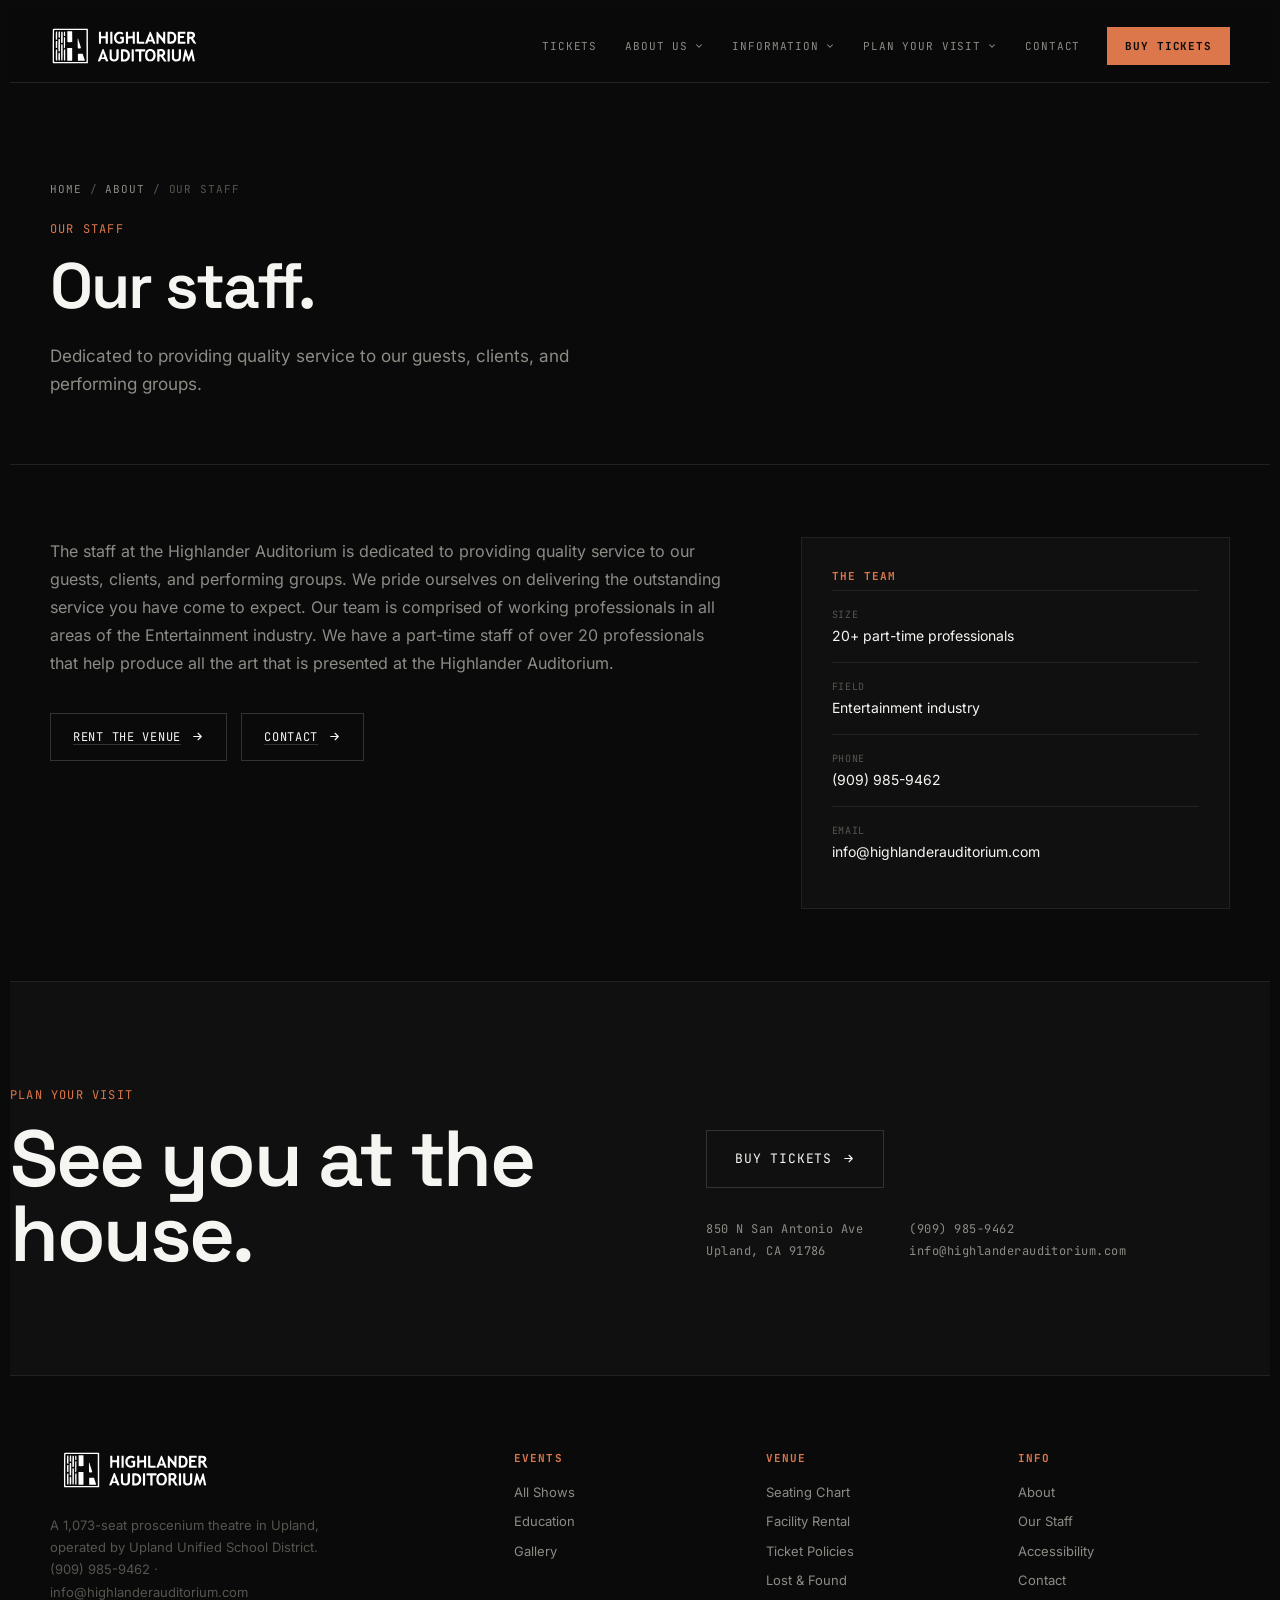
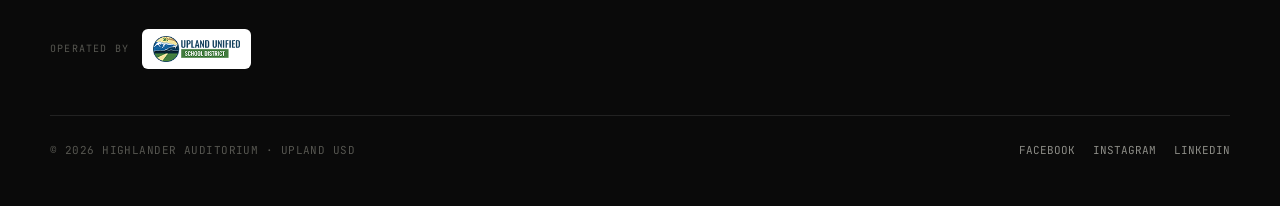
<file: about/staff/index.html>
<!DOCTYPE html>
<html lang="en">
<head>
<meta charset="UTF-8">
<meta name="viewport" content="width=device-width, initial-scale=1.0">
<title>Our Staff — Highlander Auditorium</title>
<link rel="icon" type="image/jpeg" href="/assets/img/favicon.jpg" sizes="any">
<link rel="apple-touch-icon" href="/assets/img/apple-touch-icon.jpg">
<meta name="description" content="The Highlander Auditorium team is a part-time staff of over 20 entertainment-industry professionals dedicated to quality service for guests, clients, and performing groups.">
<meta name="theme-color" content="#0A0A0A">
<link rel="canonical" href="https://www.highlanderauditorium.com/about/staff/">
<meta property="og:type" content="website">
<meta property="og:site_name" content="Highlander Auditorium">
<meta property="og:title" content="Our Staff — Highlander Auditorium">
<meta property="og:description" content="The Highlander Auditorium team is a part-time staff of over 20 entertainment-industry professionals dedicated to quality service for guests, clients, and performing groups.">
<meta property="og:image" content="https://www.highlanderauditorium.com/assets/img/hero.jpg">
<link rel="preload" href="/assets/fonts/spacegrotesk.woff2" as="font" type="font/woff2" crossorigin>
<link rel="preload" href="/assets/fonts/inter.woff2" as="font" type="font/woff2" crossorigin>
<link rel="stylesheet" href="/assets/css/site.css">
</head>
<body>
<a class="skip" href="#main">Skip to content</a>
<header><div class="wrap hd">
  <a class="logo" href="/" aria-label="Highlander Auditorium home"><svg class="logo-svg" width="173" height="46" viewBox="0 0 173 46" role="img" aria-label="Highlander Auditorium"><use href="/assets/ha-logo.svg#ha-logo"/></svg></a>
  <nav>
    <a href="/tickets/">Tickets</a>
    <div class="nav-group">
      <button class="nav-top" aria-expanded="false" aria-controls="menu-about">About Us <svg class="chev" width="10" height="10" viewBox="0 0 24 24" fill="none" stroke="currentColor" stroke-width="2.5" stroke-linecap="round" stroke-linejoin="round" aria-hidden="true"><path d="M6 9l6 6 6-6"/></svg></button>
      <ul class="nav-menu" id="menu-about">
        <li><a href="/about/">Our Philosophy</a></li>
        <li><a href="/about/staff/">Our Staff</a></li>
      </ul>
    </div>
    <div class="nav-group">
      <button class="nav-top" aria-expanded="false" aria-controls="menu-info">Information <svg class="chev" width="10" height="10" viewBox="0 0 24 24" fill="none" stroke="currentColor" stroke-width="2.5" stroke-linecap="round" stroke-linejoin="round" aria-hidden="true"><path d="M6 9l6 6 6-6"/></svg></button>
      <ul class="nav-menu" id="menu-info">
        <li><a href="/seating-chart/">Seating Chart</a></li>
        <li><a href="/lost/">Lost &amp; Found</a></li>
        <li><a href="/gallery/">Gallery</a></li>
        <li><a href="/edu/">Edu Events</a></li>
        <li><a href="/ticket-policies/">Ticket Policies</a></li>
      </ul>
    </div>
    <div class="nav-group">
      <button class="nav-top" aria-expanded="false" aria-controls="menu-visit">Plan Your Visit <svg class="chev" width="10" height="10" viewBox="0 0 24 24" fill="none" stroke="currentColor" stroke-width="2.5" stroke-linecap="round" stroke-linejoin="round" aria-hidden="true"><path d="M6 9l6 6 6-6"/></svg></button>
      <ul class="nav-menu" id="menu-visit">
        <li><a href="/visit/">Directions &amp; Parking</a></li>
        <li><a href="/visit/accessibility/">Accessibility</a></li>
        <li><a href="/visit/#wx">Current Weather</a></li>
      </ul>
    </div>
    <a href="/contact/">Contact</a>
    <a class="buy" href="/tickets/">Buy Tickets</a>
  </nav>
  <button class="burger" aria-label="Menu">MENU</button>
</div></header>
<main id="main">
<section class="page-hero"><div class="wrap">
    <div class="crumb"><a href="/">Home</a> / <a href="/about/">About</a> / Our Staff</div>
    <div class="qnum">OUR STAFF</div>
    <h1>Our staff.</h1>
    <p class="lede">Dedicated to providing quality service to our guests, clients, and performing groups.</p>
  </div></section>
  <section class="page-body"><div class="wrap"><div class="grid2">
    <div class="prose">
      <p>The staff at the Highlander Auditorium is dedicated to providing quality service to our guests, clients, and performing groups. We pride ourselves on delivering the outstanding service you have come to expect. Our team is comprised of working professionals in all areas of the Entertainment industry. We have a part-time staff of over 20 professionals that help produce all the art that is presented at the Highlander Auditorium.</p>
      <div class="pcta">
        <a class="btn" href="/rentals/">Rent the venue <svg width="13" height="13" viewBox="0 0 24 24" fill="none" stroke="currentColor" stroke-width="2" stroke-linecap="round" stroke-linejoin="round"><path d="M5 12h14M13 6l6 6-6 6"/></svg></a>
        <a class="btn" href="/contact/">Contact <svg width="13" height="13" viewBox="0 0 24 24" fill="none" stroke="currentColor" stroke-width="2" stroke-linecap="round" stroke-linejoin="round"><path d="M5 12h14M13 6l6 6-6 6"/></svg></a>
      </div>
    </div>
    <aside class="aside">
      <h3>The team</h3>
      <div class="row"><span>Size</span>20+ part-time professionals</div>
      <div class="row"><span>Field</span>Entertainment industry</div>
      <div class="row"><span>Phone</span><a href="tel:+19099859462">(909) 985-9462</a></div>
      <div class="row"><span>Email</span><a href="mailto:info@highlanderauditorium.com">info@highlanderauditorium.com</a></div>
    </aside>
  </div></div></section>
</main>
<footer>
  <div class="foot-cta"><div class="wrap fcta-in">
    <div class="fcta-lead">
      <div class="qnum">PLAN YOUR VISIT</div>
      <h2>See you at the house.</h2>
    </div>
    <div class="fcta-side">
      <a class="btn" href="/tickets/">Buy Tickets <svg width="13" height="13" viewBox="0 0 24 24" fill="none" stroke="currentColor" stroke-width="2" stroke-linecap="round" stroke-linejoin="round"><path d="M5 12h14M13 6l6 6-6 6"/></svg></a>
      <div class="fcta-meta mono">
        <div>850 N San Antonio Ave<br>Upland, CA 91786</div>
        <div><a href="tel:+19099859462">(909) 985-9462</a><br><a href="mailto:info@highlanderauditorium.com">info@highlanderauditorium.com</a></div>
      </div>
    </div>
  </div></div>
  <div class="wrap">
  <div class="ft">
    <div class="fb"><svg class="logo-svg" width="173" height="46" viewBox="0 0 173 46" role="img" aria-label="Highlander Auditorium"><use href="/assets/ha-logo.svg#ha-logo"/></svg><p>A 1,073-seat proscenium theatre in Upland, operated by Upland Unified School District.<br><a href="tel:+19099859462">(909) 985-9462</a> &middot; <a href="mailto:info@highlanderauditorium.com">info@highlanderauditorium.com</a></p>
      <a class="uusd" href="https://www.upland.k12.ca.us/" target="_blank" rel="noopener"><span class="uusd-lbl">Operated by</span><img src="/assets/img/UUSD_Logo_Horizontal-150px.png" width="150" height="45" alt="Upland Unified School District" loading="lazy"></a></div>
    <div class="fc"><h4>Events</h4>
      <a href="/tickets/">All Shows</a>
      <a href="/edu/">Education</a>
      <a href="/gallery/">Gallery</a></div>
    <div class="fc"><h4>Venue</h4>
      <a href="/seating-chart/">Seating Chart</a>
      <a href="/rentals/">Facility Rental</a>
      <a href="/ticket-policies/">Ticket Policies</a>
      <a href="/lost/">Lost &amp; Found</a></div>
    <div class="fc"><h4>Info</h4>
      <a href="/about/">About</a>
      <a href="/about/staff/">Our Staff</a>
      <a href="/visit/accessibility/">Accessibility</a>
      <a href="/contact/">Contact</a></div>
  </div>
  <div class="fbot">
    <div class="c">&copy; 2026 HIGHLANDER AUDITORIUM &middot; UPLAND USD</div>
    <div class="fs">
      <a href="https://facebook.com/highlander.auditorium">Facebook</a>
      <a href="https://www.instagram.com/highlander.auditorium">Instagram</a>
      <a href="https://www.linkedin.com/company/highlander-auditorium">LinkedIn</a>
    </div>
  </div>
</div></footer>
<script src="/assets/js/site.js" defer></script>
</body>
</html>
</file>
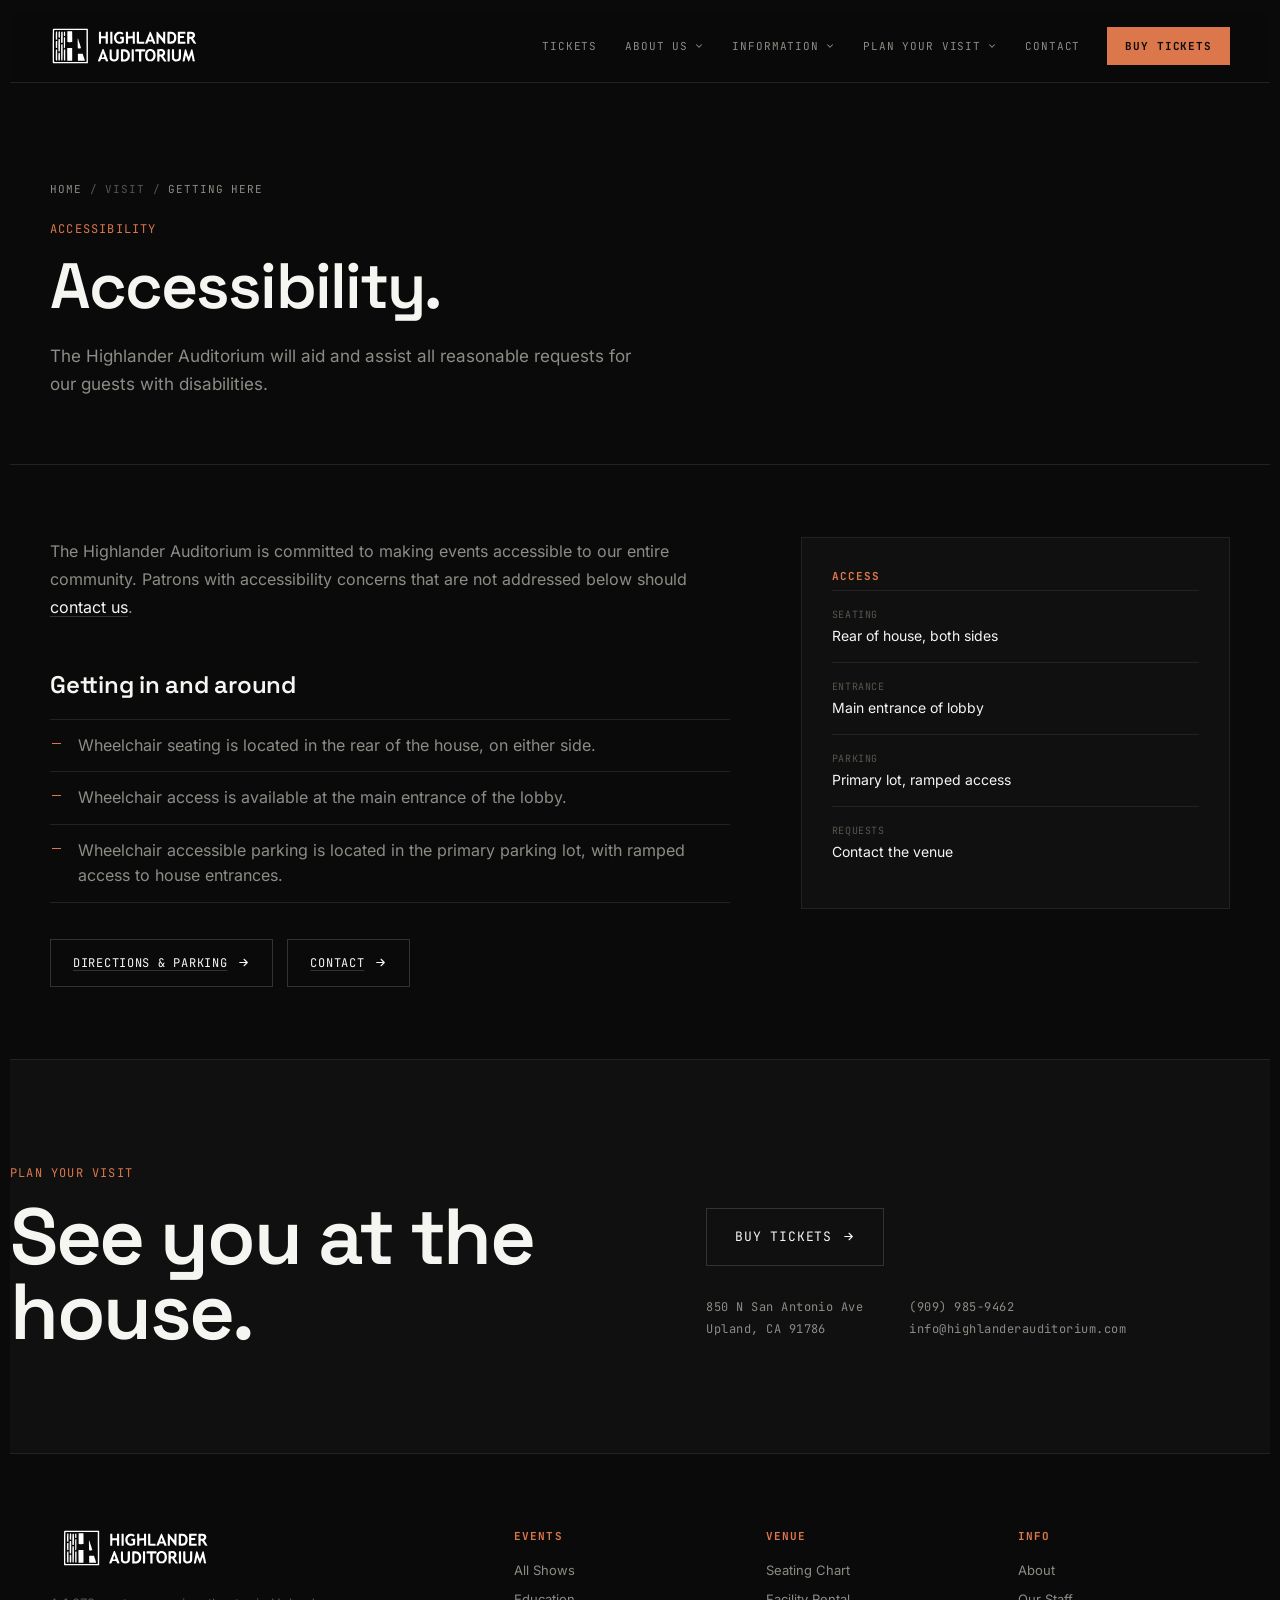
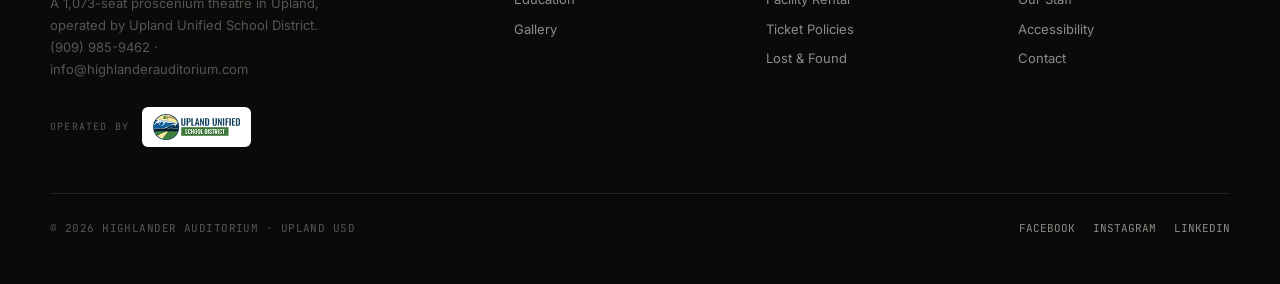
<file: visit/accessibility/index.html>
<!DOCTYPE html>
<html lang="en">
<head>
<meta charset="UTF-8">
<meta name="viewport" content="width=device-width, initial-scale=1.0">
<title>Accessibility — Highlander Auditorium</title>
<link rel="icon" type="image/jpeg" href="/assets/img/favicon.jpg" sizes="any">
<link rel="apple-touch-icon" href="/assets/img/apple-touch-icon.jpg">
<meta name="description" content="Wheelchair seating, accessible entrance, and accessible parking at Highlander Auditorium. We aim to accommodate all reasonable requests.">
<meta name="theme-color" content="#0A0A0A">
<link rel="canonical" href="https://www.highlanderauditorium.com/visit/accessibility/">
<meta property="og:type" content="website">
<meta property="og:site_name" content="Highlander Auditorium">
<meta property="og:title" content="Accessibility — Highlander Auditorium">
<meta property="og:description" content="Wheelchair seating, accessible entrance, and accessible parking at Highlander Auditorium. We aim to accommodate all reasonable requests.">
<meta property="og:image" content="https://www.highlanderauditorium.com/assets/img/hero.jpg">
<link rel="preload" href="/assets/fonts/spacegrotesk.woff2" as="font" type="font/woff2" crossorigin>
<link rel="preload" href="/assets/fonts/inter.woff2" as="font" type="font/woff2" crossorigin>
<link rel="stylesheet" href="/assets/css/site.css">
</head>
<body>
<a class="skip" href="#main">Skip to content</a>
<header><div class="wrap hd">
  <a class="logo" href="/" aria-label="Highlander Auditorium home"><svg class="logo-svg" width="173" height="46" viewBox="0 0 173 46" role="img" aria-label="Highlander Auditorium"><use href="/assets/ha-logo.svg#ha-logo"/></svg></a>
  <nav>
    <a href="/tickets/">Tickets</a>
    <div class="nav-group">
      <button class="nav-top" aria-expanded="false" aria-controls="menu-about">About Us <svg class="chev" width="10" height="10" viewBox="0 0 24 24" fill="none" stroke="currentColor" stroke-width="2.5" stroke-linecap="round" stroke-linejoin="round" aria-hidden="true"><path d="M6 9l6 6 6-6"/></svg></button>
      <ul class="nav-menu" id="menu-about">
        <li><a href="/about/">Our Philosophy</a></li>
        <li><a href="/about/staff/">Our Staff</a></li>
      </ul>
    </div>
    <div class="nav-group">
      <button class="nav-top" aria-expanded="false" aria-controls="menu-info">Information <svg class="chev" width="10" height="10" viewBox="0 0 24 24" fill="none" stroke="currentColor" stroke-width="2.5" stroke-linecap="round" stroke-linejoin="round" aria-hidden="true"><path d="M6 9l6 6 6-6"/></svg></button>
      <ul class="nav-menu" id="menu-info">
        <li><a href="/seating-chart/">Seating Chart</a></li>
        <li><a href="/lost/">Lost &amp; Found</a></li>
        <li><a href="/gallery/">Gallery</a></li>
        <li><a href="/edu/">Edu Events</a></li>
        <li><a href="/ticket-policies/">Ticket Policies</a></li>
      </ul>
    </div>
    <div class="nav-group">
      <button class="nav-top" aria-expanded="false" aria-controls="menu-visit">Plan Your Visit <svg class="chev" width="10" height="10" viewBox="0 0 24 24" fill="none" stroke="currentColor" stroke-width="2.5" stroke-linecap="round" stroke-linejoin="round" aria-hidden="true"><path d="M6 9l6 6 6-6"/></svg></button>
      <ul class="nav-menu" id="menu-visit">
        <li><a href="/visit/">Directions &amp; Parking</a></li>
        <li><a href="/visit/accessibility/">Accessibility</a></li>
        <li><a href="/visit/#wx">Current Weather</a></li>
      </ul>
    </div>
    <a href="/contact/">Contact</a>
    <a class="buy" href="/tickets/">Buy Tickets</a>
  </nav>
  <button class="burger" aria-label="Menu">MENU</button>
</div></header>
<main id="main">
<section class="page-hero"><div class="wrap">
    <div class="crumb"><a href="/">Home</a> / Visit / <a href="/visit/">Getting here</a></div>
    <div class="qnum">ACCESSIBILITY</div>
    <h1>Accessibility.</h1>
    <p class="lede">The Highlander Auditorium will aid and assist all reasonable requests for our guests with disabilities.</p>
  </div></section>
  <section class="page-body"><div class="wrap"><div class="grid2">
    <div class="prose">
      <p>The Highlander Auditorium is committed to making events accessible to our entire community. Patrons with accessibility concerns that are not addressed below should <a href="/contact/">contact us</a>.</p>
      <h2>Getting in and around</h2>
      <ul>
        <li>Wheelchair seating is located in the rear of the house, on either side.</li>
        <li>Wheelchair access is available at the main entrance of the lobby.</li>
        <li>Wheelchair accessible parking is located in the primary parking lot, with ramped access to house entrances.</li>
      </ul>
      <div class="pcta">
        <a class="btn" href="/visit/">Directions &amp; parking <svg width="13" height="13" viewBox="0 0 24 24" fill="none" stroke="currentColor" stroke-width="2" stroke-linecap="round" stroke-linejoin="round"><path d="M5 12h14M13 6l6 6-6 6"/></svg></a>
        <a class="btn" href="/contact/">Contact <svg width="13" height="13" viewBox="0 0 24 24" fill="none" stroke="currentColor" stroke-width="2" stroke-linecap="round" stroke-linejoin="round"><path d="M5 12h14M13 6l6 6-6 6"/></svg></a>
      </div>
    </div>
    <aside class="aside">
      <h3>Access</h3>
      <div class="row"><span>Seating</span>Rear of house, both sides</div>
      <div class="row"><span>Entrance</span>Main entrance of lobby</div>
      <div class="row"><span>Parking</span>Primary lot, ramped access</div>
      <div class="row"><span>Requests</span><a href="/contact/">Contact the venue</a></div>
    </aside>
  </div></div></section>
</main>
<footer>
  <div class="foot-cta"><div class="wrap fcta-in">
    <div class="fcta-lead">
      <div class="qnum">PLAN YOUR VISIT</div>
      <h2>See you at the house.</h2>
    </div>
    <div class="fcta-side">
      <a class="btn" href="/tickets/">Buy Tickets <svg width="13" height="13" viewBox="0 0 24 24" fill="none" stroke="currentColor" stroke-width="2" stroke-linecap="round" stroke-linejoin="round"><path d="M5 12h14M13 6l6 6-6 6"/></svg></a>
      <div class="fcta-meta mono">
        <div>850 N San Antonio Ave<br>Upland, CA 91786</div>
        <div><a href="tel:+19099859462">(909) 985-9462</a><br><a href="mailto:info@highlanderauditorium.com">info@highlanderauditorium.com</a></div>
      </div>
    </div>
  </div></div>
  <div class="wrap">
  <div class="ft">
    <div class="fb"><svg class="logo-svg" width="173" height="46" viewBox="0 0 173 46" role="img" aria-label="Highlander Auditorium"><use href="/assets/ha-logo.svg#ha-logo"/></svg><p>A 1,073-seat proscenium theatre in Upland, operated by Upland Unified School District.<br><a href="tel:+19099859462">(909) 985-9462</a> &middot; <a href="mailto:info@highlanderauditorium.com">info@highlanderauditorium.com</a></p>
      <a class="uusd" href="https://www.upland.k12.ca.us/" target="_blank" rel="noopener"><span class="uusd-lbl">Operated by</span><img src="/assets/img/UUSD_Logo_Horizontal-150px.png" width="150" height="45" alt="Upland Unified School District" loading="lazy"></a></div>
    <div class="fc"><h4>Events</h4>
      <a href="/tickets/">All Shows</a>
      <a href="/edu/">Education</a>
      <a href="/gallery/">Gallery</a></div>
    <div class="fc"><h4>Venue</h4>
      <a href="/seating-chart/">Seating Chart</a>
      <a href="/rentals/">Facility Rental</a>
      <a href="/ticket-policies/">Ticket Policies</a>
      <a href="/lost/">Lost &amp; Found</a></div>
    <div class="fc"><h4>Info</h4>
      <a href="/about/">About</a>
      <a href="/about/staff/">Our Staff</a>
      <a href="/visit/accessibility/">Accessibility</a>
      <a href="/contact/">Contact</a></div>
  </div>
  <div class="fbot">
    <div class="c">&copy; 2026 HIGHLANDER AUDITORIUM &middot; UPLAND USD</div>
    <div class="fs">
      <a href="https://facebook.com/highlander.auditorium">Facebook</a>
      <a href="https://www.instagram.com/highlander.auditorium">Instagram</a>
      <a href="https://www.linkedin.com/company/highlander-auditorium">LinkedIn</a>
    </div>
  </div>
</div></footer>
<script src="/assets/js/site.js" defer></script>
</body>
</html>
</file>
<file: assets/css/site.css>
/* Self-hosted variable fonts (latin subset). No third-party font requests. */
  @font-face{font-family:'Space Grotesk';font-style:normal;font-weight:300 700;font-display:swap;src:url('../fonts/spacegrotesk.woff2') format('woff2')}
  @font-face{font-family:'Inter';font-style:normal;font-weight:100 900;font-display:swap;src:url('../fonts/inter.woff2') format('woff2')}
  @font-face{font-family:'JetBrains Mono';font-style:normal;font-weight:100 800;font-display:swap;src:url('../fonts/jetbrainsmono.woff2') format('woff2')}
  *,*::before,*::after{box-sizing:border-box;margin:0;padding:0}
  :root{
    --bg:#0A0A0A; --bg2:#101010; --line:#222; --line2:#333;
    --fg:#F5F5F2; --grey:#8C8C86; --greyd:#565650;
    --amber:#DC764B;   /* sampled from venue stage wash, hue 18° */
  }
  html{scroll-behavior:smooth}
  #main,#programs,#house,#rental,#visit,#contact,#wx{scroll-margin-top:92px}
  body{background:var(--bg);color:var(--fg);font-family:'Inter',sans-serif;-webkit-font-smoothing:antialiased;line-height:1.5;padding:10px}
  a{color:inherit;text-decoration:none}
  .skip{position:absolute;left:-9999px;top:0;z-index:100;background:var(--amber);color:var(--bg);padding:10px 16px;font-family:'JetBrains Mono',monospace;font-size:12px;text-transform:uppercase;letter-spacing:.06em}
  .skip:focus{left:10px;top:10px}
  .svg-defs{position:absolute;width:0;height:0;overflow:hidden}
  .wrap{max-width:1280px;margin:0 auto;padding:0 40px}
  .mono{font-family:'JetBrains Mono',monospace}
  @media(max-width:640px){.wrap{padding:0 20px}}

  /* HEADER */
  header{position:sticky;top:10px;z-index:50;background:rgba(10,10,10,.85);backdrop-filter:blur(12px);border-bottom:1px solid var(--line)}
  .hd{display:flex;align-items:center;justify-content:space-between;height:72px}
  .hd .logo svg{height:40px;width:auto;display:block}
  nav{display:flex;align-items:center;gap:2px}
  nav a{font-family:'JetBrains Mono',monospace;font-size:11px;letter-spacing:.08em;text-transform:uppercase;color:var(--grey);padding:10px 13px;transition:color .15s}
  nav a:hover{color:var(--fg)}
  nav .buy{margin-left:12px;color:var(--bg);background:var(--amber);font-weight:700;padding:11px 18px;transition:filter .15s}
  nav .buy:hover{filter:brightness(1.12)}
  .burger{display:none}

  /* HERO */
  .hero{position:relative;border-bottom:1px solid var(--line);overflow:hidden}
  .hero-grid{display:grid;grid-template-columns:1.1fr 1fr;min-height:620px}
  .hero-left{padding:76px 40px 60px;display:flex;flex-direction:column;justify-content:center;border-right:1px solid var(--line);position:relative;z-index:2;background:var(--bg)}
  .cue{font-family:'JetBrains Mono',monospace;font-size:11px;letter-spacing:.18em;text-transform:uppercase;color:var(--amber);display:flex;align-items:center;gap:12px;margin-bottom:30px}
  .cue::before{content:"";width:34px;height:1px;background:var(--amber)}
  .hero h1{font-family:'Space Grotesk',sans-serif;font-weight:600;font-size:clamp(42px,5.6vw,76px);line-height:.97;letter-spacing:-.03em;margin-bottom:26px}
  .hero p{color:var(--grey);font-size:16px;max-width:440px;line-height:1.65;margin-bottom:38px}
  .hero-cta{display:flex;border:1px solid var(--line2);width:fit-content}
  .hero-cta a{padding:16px 26px;font-family:'JetBrains Mono',monospace;font-size:12px;letter-spacing:.06em;text-transform:uppercase;transition:background .15s,color .15s}
  .hero-cta a.p{background:var(--fg);color:var(--bg);font-weight:700}
  .hero-cta a.p:hover{background:var(--amber)}
  .hero-cta a.s{border-left:1px solid var(--line2)}
  .hero-cta a.s:hover{background:var(--bg2)}
  .hero-right{position:relative;background:#000;overflow:hidden}
  .hero-right img{position:absolute;inset:0;width:100%;height:100%;object-fit:cover;filter:contrast(1.04) saturate(1.05)}
  .hero-right::after{content:"";position:absolute;inset:0;background:linear-gradient(115deg,var(--bg) 0%,rgba(10,10,10,.12) 26%,transparent 52%)}
  /* dimmer/channel strip along hero bottom of right pane */
  .channels{position:absolute;bottom:0;left:0;right:0;z-index:2;display:flex;align-items:flex-end;gap:5px;height:74px;padding:0 28px 16px}
  .channels i{flex:1;background:var(--amber);opacity:.3;display:block}

  /* RUNSTRIP (ticker as run sheet) */
  .run{border-bottom:1px solid var(--line);background:var(--bg2);display:flex;flex-wrap:wrap}
    .run i{flex:1 1 25%;display:flex;align-items:center;gap:8px;font-family:'JetBrains Mono',monospace;font-size:11px;letter-spacing:.06em;color:var(--grey);text-transform:uppercase;padding:14px 28px;border-right:1px solid var(--line)}
  .run i:last-child{border-right:none}
  .run i b{font-weight:700;color:var(--amber)}

  /* SECTION */
  .sec{border-bottom:1px solid var(--line)}
  .sec-inner{padding:92px 0}
  .sec-head{display:flex;align-items:baseline;justify-content:space-between;gap:24px;margin-bottom:52px}
  .qnum{font-family:'JetBrains Mono',monospace;font-size:12px;letter-spacing:.1em;margin-bottom:14px;color:var(--amber)}
  .sec-title{font-family:'Space Grotesk',sans-serif;font-size:clamp(28px,3.4vw,46px);font-weight:600;letter-spacing:-.02em;line-height:1.02}
  .sec-link{font-family:'JetBrains Mono',monospace;font-size:12px;text-transform:uppercase;letter-spacing:.06em;color:var(--grey);white-space:nowrap;display:inline-flex;align-items:center;gap:8px;transition:color .15s}
  .sec-link:hover{color:var(--fg)}
  .sec-link svg{transition:transform .15s}.sec-link:hover svg{transform:translateX(4px)}

  /* PROGRAMS — accent-keyed */
  .progs{display:grid;grid-template-columns:repeat(3,1fr);border-top:1px solid var(--line);border-left:1px solid var(--line)}
  .prog{border-right:1px solid var(--line);border-bottom:1px solid var(--line);padding:0 32px 36px;display:flex;flex-direction:column;gap:16px;min-height:300px;position:relative;transition:background .18s}
  .prog::before{content:"";display:block;height:2px;margin:0 -32px 34px;background:var(--line2);transition:background .18s}
  .prog:hover::before{background:var(--amber)}
  .prog:hover{background:var(--bg2)}
  .prog .swatch{font-family:'JetBrains Mono',monospace;font-size:11px;color:var(--greyd);letter-spacing:.06em}
  .prog h3{font-family:'Space Grotesk',sans-serif;font-weight:600;font-size:24px;letter-spacing:-.01em;line-height:1.1}
  .prog p{color:var(--grey);font-size:14px;line-height:1.6;flex:1}
  .prog .go{font-family:'JetBrains Mono',monospace;font-size:11px;text-transform:uppercase;letter-spacing:.08em;display:inline-flex;align-items:center;gap:8px}
  .prog:hover .go{color:var(--amber)}
  .prog .go svg{transition:transform .15s}.prog:hover .go svg{transform:translateX(4px)}

  /* SPLIT */
  .split{display:grid;grid-template-columns:1fr 1fr}
  .split>div{padding:78px 40px;background-size:cover;background-position:center;position:relative}
  /* real venue photography behind each panel, under a heavy dark wash for legibility */
  .split .a{border-right:1px solid var(--line);background-image:linear-gradient(rgba(10,10,10,.80),rgba(10,10,10,.90)),url('../img/interior.jpg')}
  .split .b{background-image:linear-gradient(rgba(10,10,10,.86),rgba(10,10,10,.93)),url('../img/aerial.jpg')}
  .split h2{font-family:'Space Grotesk',sans-serif;font-weight:600;font-size:clamp(24px,2.6vw,34px);letter-spacing:-.02em;line-height:1.08;margin-bottom:20px}
  .split p{color:var(--grey);font-size:15px;line-height:1.7;max-width:440px;margin-bottom:30px}
  .btn{display:inline-flex;align-items:center;gap:10px;border:1px solid var(--line2);padding:14px 22px;font-family:'JetBrains Mono',monospace;font-size:12px;text-transform:uppercase;letter-spacing:.06em;transition:background .15s,color .15s,border-color .15s}
  .btn:hover{background:var(--amber);color:var(--bg);border-color:var(--amber)}

  /* VISIT */
  .visit{display:grid;grid-template-columns:1fr 1fr}
  .visit-info{padding:78px 40px;border-right:1px solid var(--line)}
  .addr{font-family:'Space Grotesk',sans-serif;font-size:22px;font-weight:500;margin:8px 0 34px;line-height:1.4}
  .vrow{display:flex;align-items:center;gap:16px;padding:18px 0;border-top:1px solid var(--line);font-size:14px;transition:padding-left .15s,color .15s;font-family:'Inter',sans-serif}
  .vrow:last-of-type{border-bottom:1px solid var(--line)}
  .vrow:hover{padding-left:8px;color:var(--amber)}
  .vrow .n{font-family:'JetBrains Mono',monospace;font-size:12px;color:var(--greyd);width:34px}
  .vrow .arr{margin-left:auto;color:var(--greyd)}.vrow:hover .arr{color:var(--amber)}
  .visit-map{position:relative;min-height:460px;background:var(--bg2);border-left:1px solid transparent}
  /* Dark-map treatment: invert + double hue-rotate keeps water/land colour rather than
     flattening to grey (the earlier grayscale(1) hack killed all hue). Still a live third-party
     iframe — see HANDOFF.md for the keyless static-tile alternative. */
  .visit-map iframe{position:absolute;inset:0;width:100%;height:100%;border:0;filter:invert(.92) hue-rotate(180deg) brightness(.95) contrast(.9);transition:filter .2s}
  .visit-map:hover iframe{filter:invert(.9) hue-rotate(180deg) brightness(1) contrast(.92)}
  .visit-map .pin{position:absolute;left:20px;bottom:20px;z-index:2;display:inline-flex;align-items:center;gap:9px;background:var(--bg);border:1px solid var(--line2);padding:11px 16px;font-family:'JetBrains Mono',monospace;font-size:11px;letter-spacing:.06em;text-transform:uppercase;color:var(--fg);transition:border-color .15s,color .15s}
  .visit-map .pin:hover{border-color:var(--amber);color:var(--amber)}

  /* FOOTER */
  footer{padding:0 0 38px}
  /* thick closing band: full-bleed, oversized display headline + primary CTA + real contact */
  .foot-cta{border-top:1px solid var(--line);border-bottom:1px solid var(--line);background:var(--bg2)}
  .fcta-in{display:grid;grid-template-columns:1.15fr 1fr;gap:48px;align-items:end;padding:104px 0}
  .fcta-lead .qnum{margin-bottom:18px}
  .fcta-lead h2{font-family:'Space Grotesk',sans-serif;font-weight:600;font-size:clamp(40px,6.2vw,88px);line-height:.94;letter-spacing:-.03em}
  .fcta-side{display:flex;flex-direction:column;align-items:flex-start;gap:30px;padding-bottom:8px}
  .fcta-side .btn{padding:18px 28px;font-size:13px}
  .fcta-meta{display:flex;gap:46px;font-size:12px;color:var(--grey);line-height:1.9;letter-spacing:.04em}
  .fcta-meta a{transition:color .15s}.fcta-meta a:hover{color:var(--amber)}
  .ft{display:grid;grid-template-columns:2fr 1fr 1fr 1fr;gap:40px;padding:74px 0 46px;border-bottom:1px solid var(--line)}
  .fb svg{height:40px;margin-bottom:18px}
  .fb p{color:var(--greyd);font-size:13px;line-height:1.7;max-width:300px}
  /* district co-brand: color logo on a light chip so it stays legible on the dark footer */
  .uusd{display:inline-flex;align-items:center;gap:13px;margin-top:26px}
  .uusd-lbl{font-family:'JetBrains Mono',monospace;font-size:10px;letter-spacing:.12em;text-transform:uppercase;color:var(--greyd)}
  .uusd img{height:40px;width:auto;display:block;background:#fff;padding:7px 11px;border-radius:6px}
  .uusd:hover .uusd-lbl{color:var(--amber)}
  .fc h4{font-family:'JetBrains Mono',monospace;font-size:11px;letter-spacing:.1em;text-transform:uppercase;color:var(--amber);margin-bottom:16px}
  .fc a{display:block;color:var(--grey);font-size:13px;margin-bottom:10px;transition:color .15s}
  .fc a:hover{color:var(--fg)}
  .fbot{display:flex;justify-content:space-between;align-items:center;padding-top:26px;flex-wrap:wrap;gap:16px}
  .fbot .c{font-family:'JetBrains Mono',monospace;font-size:11px;color:var(--greyd);letter-spacing:.04em}
  .fs{display:flex;gap:18px}
  .fs a{font-family:'JetBrains Mono',monospace;font-size:11px;color:var(--grey);text-transform:uppercase;transition:color .15s}
  .fs a:hover{color:var(--amber)}

  @media(max-width:900px){
    .hero-grid{grid-template-columns:1fr}
    .hero-left{border-right:none;border-bottom:1px solid var(--line)}
    .hero-right{min-height:360px}
    .progs{grid-template-columns:1fr}
    .split,.visit{grid-template-columns:1fr}
    .split .a,.visit-info{border-right:none;border-bottom:1px solid var(--line)}
    .ft{grid-template-columns:1fr 1fr}
    .fcta-in{grid-template-columns:1fr;gap:36px;align-items:start;padding:76px 0}
    .run i{flex-basis:50%}
    .run i:nth-child(2){border-right:none}
  }
  @media(max-width:640px){
    nav{display:none}.burger{display:block;background:none;border:1px solid var(--line2);color:var(--fg);padding:8px 12px;font-family:'JetBrains Mono',monospace;font-size:11px;letter-spacing:.06em}
    nav.open{display:flex;position:absolute;top:calc(100% + 1px);left:0;right:0;flex-direction:column;align-items:stretch;gap:0;background:rgba(10,10,10,.97);backdrop-filter:blur(12px);border-bottom:1px solid var(--line)}
    nav.open a{padding:15px 20px;border-top:1px solid var(--line)}
    nav.open .buy{margin:0;padding:16px 20px;text-align:center}
    .burger[aria-expanded="true"]{background:var(--amber);color:var(--bg);border-color:var(--amber)}
    .hero-left{padding:52px 20px}.sec-inner{padding:60px 0}
    .split>div,.visit-info{padding:52px 20px}.ft{grid-template-columns:1fr;gap:30px}
    .fcta-in{padding:60px 0}.fcta-meta{flex-direction:column;gap:14px}
    .run i{flex-basis:100%;border-right:none;border-bottom:1px solid var(--line)}
    .run i:last-child{border-bottom:none}
  }
  @media(prefers-reduced-motion:reduce){*{transition:none!important;scroll-behavior:auto!important}}
  :focus-visible{outline:2px solid var(--amber);outline-offset:2px}

  /* ============ INTERIOR PAGES ============ */
  .page-hero{border-bottom:1px solid var(--line);padding:92px 0 66px}
  .page-hero .qnum{margin-bottom:16px}
  .page-hero h1{font-family:'Space Grotesk',sans-serif;font-weight:600;font-size:clamp(36px,5vw,66px);line-height:1;letter-spacing:-.03em}
  .page-hero .lede{color:var(--grey);font-size:17px;line-height:1.65;max-width:600px;margin-top:24px}
  .crumb{font-family:'JetBrains Mono',monospace;font-size:11px;letter-spacing:.08em;text-transform:uppercase;color:var(--greyd);margin-bottom:22px;display:inline-flex;gap:8px}
  .crumb a{color:var(--grey)}.crumb a:hover{color:var(--amber)}
  .page-body{padding:72px 0}
  .grid2{display:grid;grid-template-columns:minmax(0,1.6fr) minmax(0,1fr);gap:64px;align-items:start}
  .prose{max-width:680px}
  .prose>*:first-child{margin-top:0}
  .prose h2{font-family:'Space Grotesk',sans-serif;font-weight:600;font-size:24px;letter-spacing:-.01em;margin:46px 0 16px}
  .prose p{color:var(--grey);font-size:16px;line-height:1.75;margin-bottom:18px}
  .prose strong{color:var(--fg);font-weight:600}
  .prose a{color:var(--fg);text-decoration:underline;text-decoration-color:var(--line2);text-underline-offset:3px;transition:color .15s,text-decoration-color .15s}
  .prose a:hover{color:var(--amber);text-decoration-color:var(--amber)}
  .prose ul{list-style:none;margin:0 0 24px}
  .prose li{color:var(--grey);font-size:16px;line-height:1.6;padding:13px 0 13px 28px;border-top:1px solid var(--line);position:relative}
  .prose li:last-child{border-bottom:1px solid var(--line)}
  .prose li::before{content:"";position:absolute;left:2px;top:23px;width:9px;height:1px;background:var(--amber)}
  .prose .pquote{font-family:'Space Grotesk',sans-serif;font-weight:600;font-size:20px;color:var(--fg);letter-spacing:-.01em;margin:0 0 24px}
  .aside{border:1px solid var(--line);background:var(--bg2);padding:30px}
  .aside h3{font-family:'JetBrains Mono',monospace;font-size:11px;letter-spacing:.1em;text-transform:uppercase;color:var(--amber);margin-bottom:6px}
  .aside .row{display:flex;flex-direction:column;gap:3px;padding:16px 0;border-top:1px solid var(--line);font-size:14px}
  .aside .row span{font-family:'JetBrains Mono',monospace;font-size:10px;color:var(--greyd);letter-spacing:.06em;text-transform:uppercase}
  .aside .row a:hover{color:var(--amber)}
  .specs{width:100%;border-collapse:collapse}
  .specs th,.specs td{text-align:left;padding:15px 0;border-top:1px solid var(--line);font-size:15px;vertical-align:top}
  .specs tr:first-child th,.specs tr:first-child td{border-top:none}
  .specs th{font-family:'JetBrains Mono',monospace;font-size:11px;font-weight:500;letter-spacing:.06em;text-transform:uppercase;color:var(--greyd);width:44%}
  .specs td{color:var(--fg)}
  .gallery{display:grid;grid-template-columns:repeat(3,1fr);gap:12px}
  .gallery figure{position:relative;overflow:hidden;border:1px solid var(--line)}
  .gallery img{display:block;width:100%;aspect-ratio:3/2;object-fit:cover}
  .gallery figcaption{position:absolute;left:0;right:0;bottom:0;padding:16px;font-family:'JetBrains Mono',monospace;font-size:11px;letter-spacing:.04em;text-transform:uppercase;color:var(--fg);background:linear-gradient(transparent,rgba(10,10,10,.86));opacity:0;transition:opacity .2s}
  .gallery figure:hover figcaption{opacity:1}
  .pcta{display:flex;gap:14px;flex-wrap:wrap;margin-top:36px}
  .note{border-left:2px solid var(--amber);padding:6px 0 6px 18px;color:var(--grey);font-size:14px;line-height:1.65;margin:26px 0}
  @media(max-width:900px){ .grid2{grid-template-columns:1fr;gap:40px} .gallery{grid-template-columns:repeat(2,1fr)} }
  @media(max-width:640px){ .page-hero{padding:60px 0 44px} .page-body{padding:52px 0} .gallery{grid-template-columns:1fr} }

  /* current-conditions widget (Visit) — our own UI over keyless Open-Meteo; hidden until data loads */
  .wx{border:1px solid var(--line);background:var(--bg2);padding:20px 22px;margin-top:30px;max-width:340px}
  .wx-loc{font-size:10px;letter-spacing:.12em;text-transform:uppercase;color:var(--greyd);margin-bottom:12px}
  .wx-main{display:flex;align-items:baseline;gap:14px}
  .wx-temp{font-family:'Space Grotesk',sans-serif;font-size:44px;font-weight:600;letter-spacing:-.02em;line-height:1}
  .wx-temp::after{content:"\00b0";color:var(--amber)}
  .wx-cond{font-size:12px;letter-spacing:.04em;color:var(--grey)}
  .wx-hilo{font-size:11px;letter-spacing:.06em;color:var(--greyd);margin-top:10px}

  /* ===== header dropdown menus ===== */
  .nav-group{position:relative;height:72px;display:flex;align-items:center}
  .nav-top{font-family:'JetBrains Mono',monospace;font-size:11px;letter-spacing:.08em;text-transform:uppercase;color:var(--grey);padding:10px 13px;background:none;border:0;cursor:pointer;display:inline-flex;align-items:center;gap:6px;transition:color .15s}
  .nav-top:hover,.nav-top[aria-expanded="true"]{color:var(--fg)}
  .nav-top .chev{transition:transform .15s}
  .nav-top[aria-expanded="true"] .chev{transform:rotate(180deg)}
  .nav-menu{display:none;position:absolute;top:100%;left:0;z-index:60;min-width:214px;list-style:none;background:rgba(10,10,10,.97);backdrop-filter:blur(12px);border:1px solid var(--line);border-top:0;padding:6px}
  .nav-group:hover>.nav-menu,.nav-group:focus-within>.nav-menu,.nav-top[aria-expanded="true"]+.nav-menu{display:block}
  .nav-menu a{display:block;font-family:'JetBrains Mono',monospace;font-size:11px;letter-spacing:.06em;text-transform:uppercase;color:var(--grey);padding:11px 13px;white-space:nowrap;transition:color .15s,background .15s}
  .nav-menu a:hover{color:var(--fg);background:var(--bg2)}
  @media(max-width:640px){
    nav.open .nav-group{height:auto;flex-direction:column;align-items:stretch}
    nav.open .nav-top{width:100%;justify-content:space-between;padding:15px 20px;border-top:1px solid var(--line)}
    nav.open .nav-menu{position:static;display:none;min-width:0;border:0;padding:0;background:none;backdrop-filter:none}
    nav.open .nav-top[aria-expanded="true"]+.nav-menu{display:block}
    nav.open .nav-menu a{padding:13px 20px 13px 36px;border-top:1px solid var(--line);color:var(--greyd)}
  }
</file>
